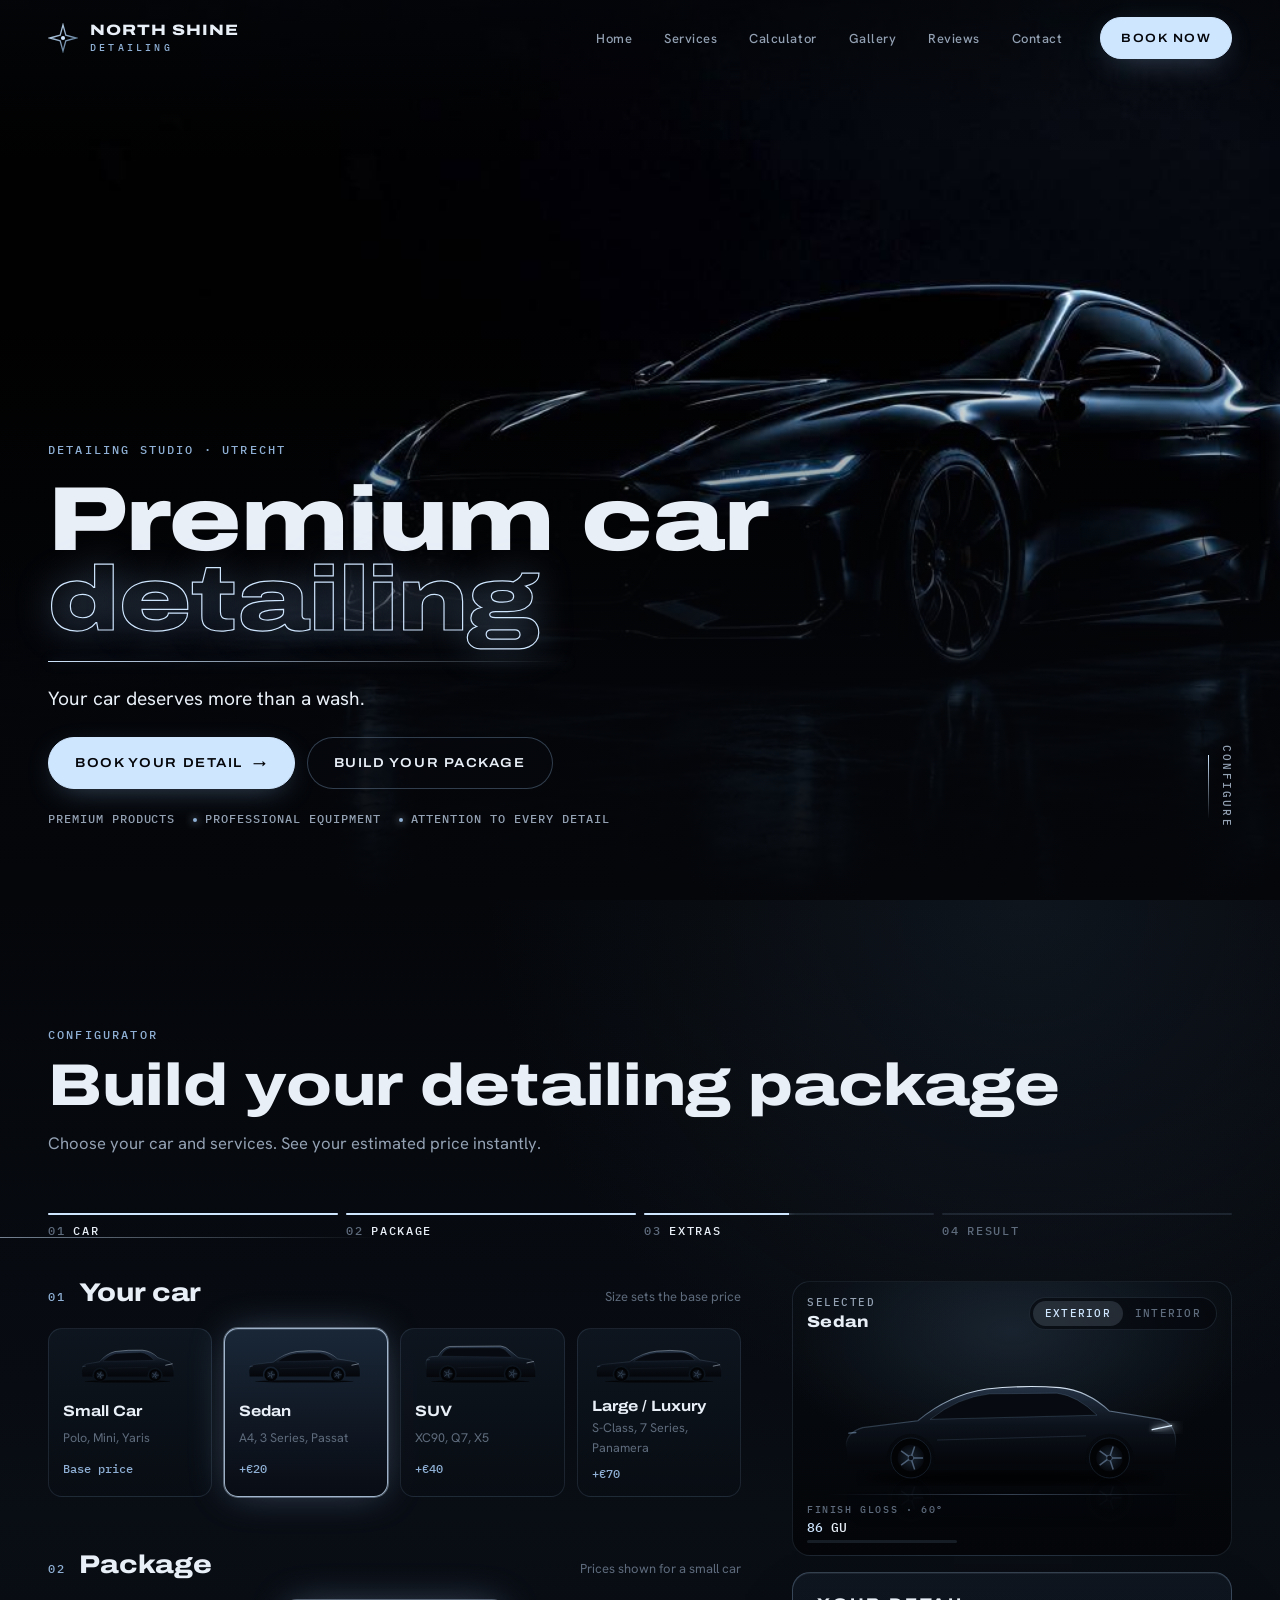
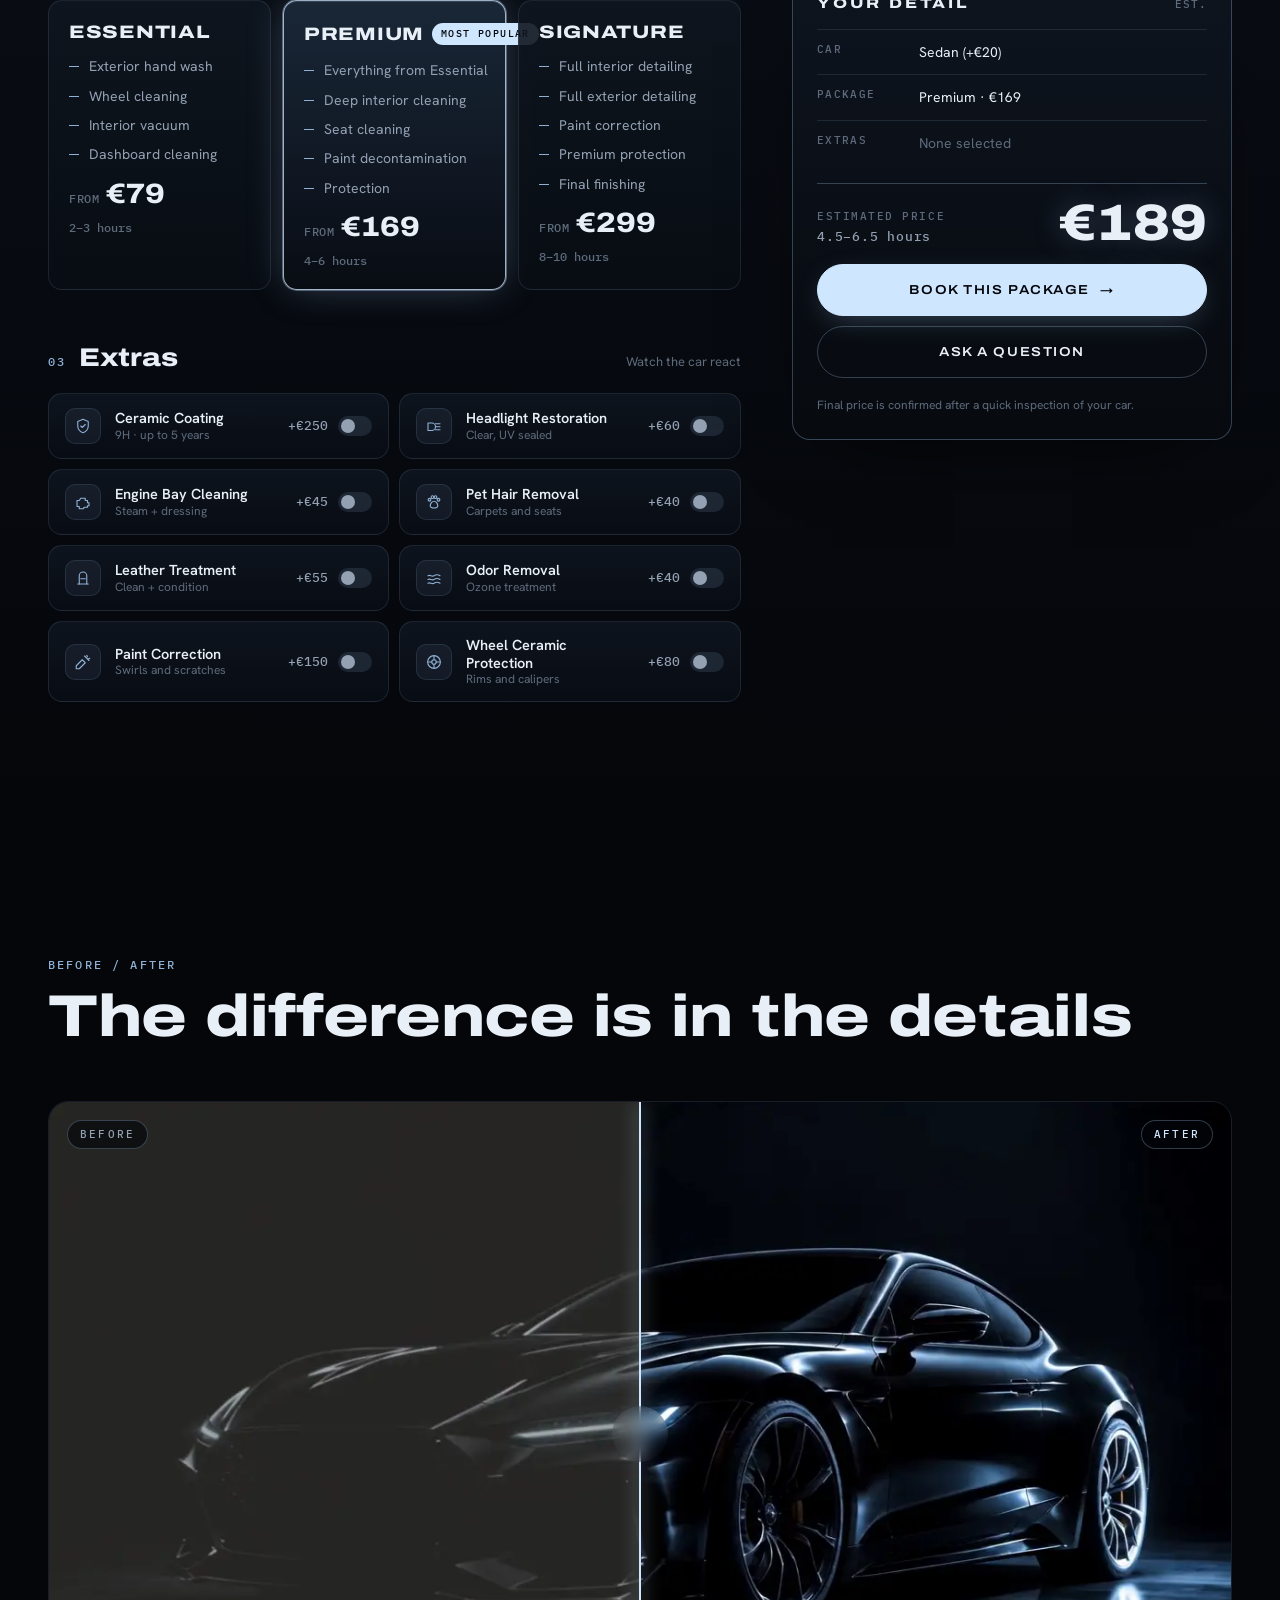
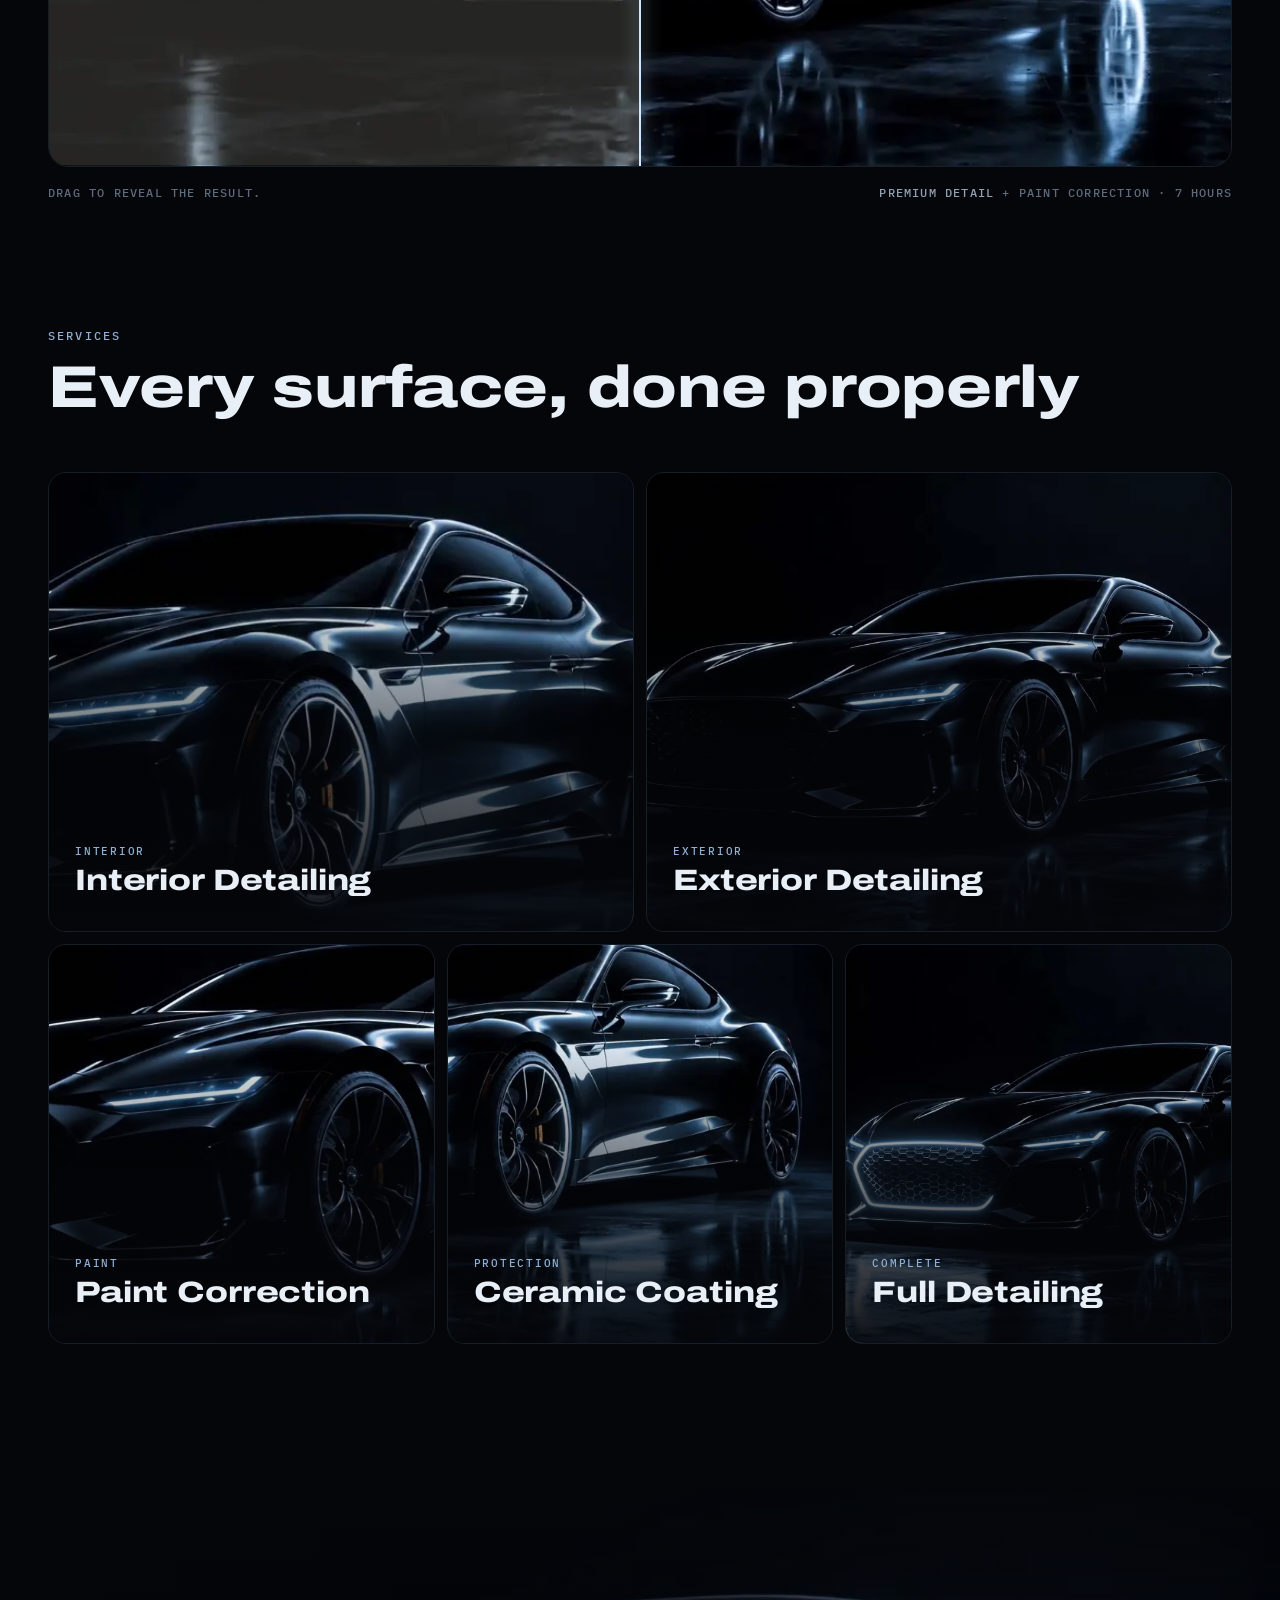
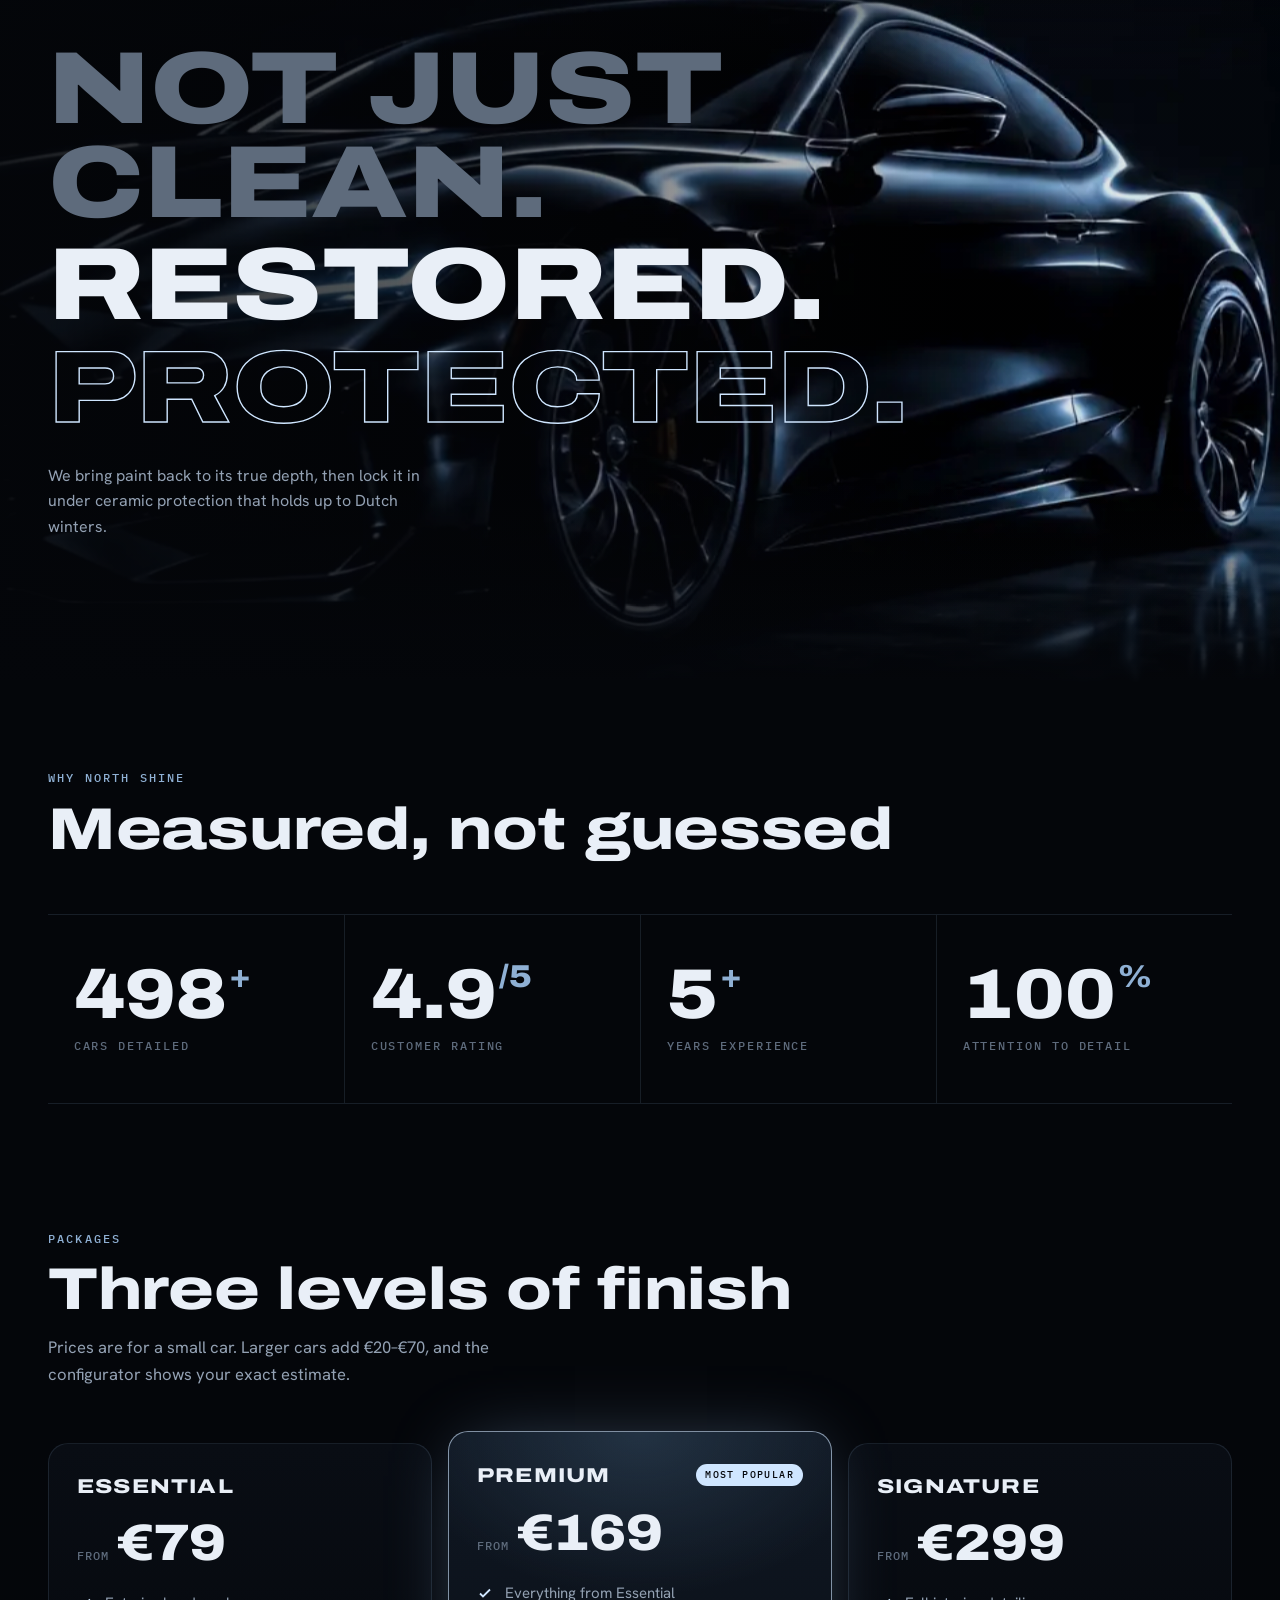
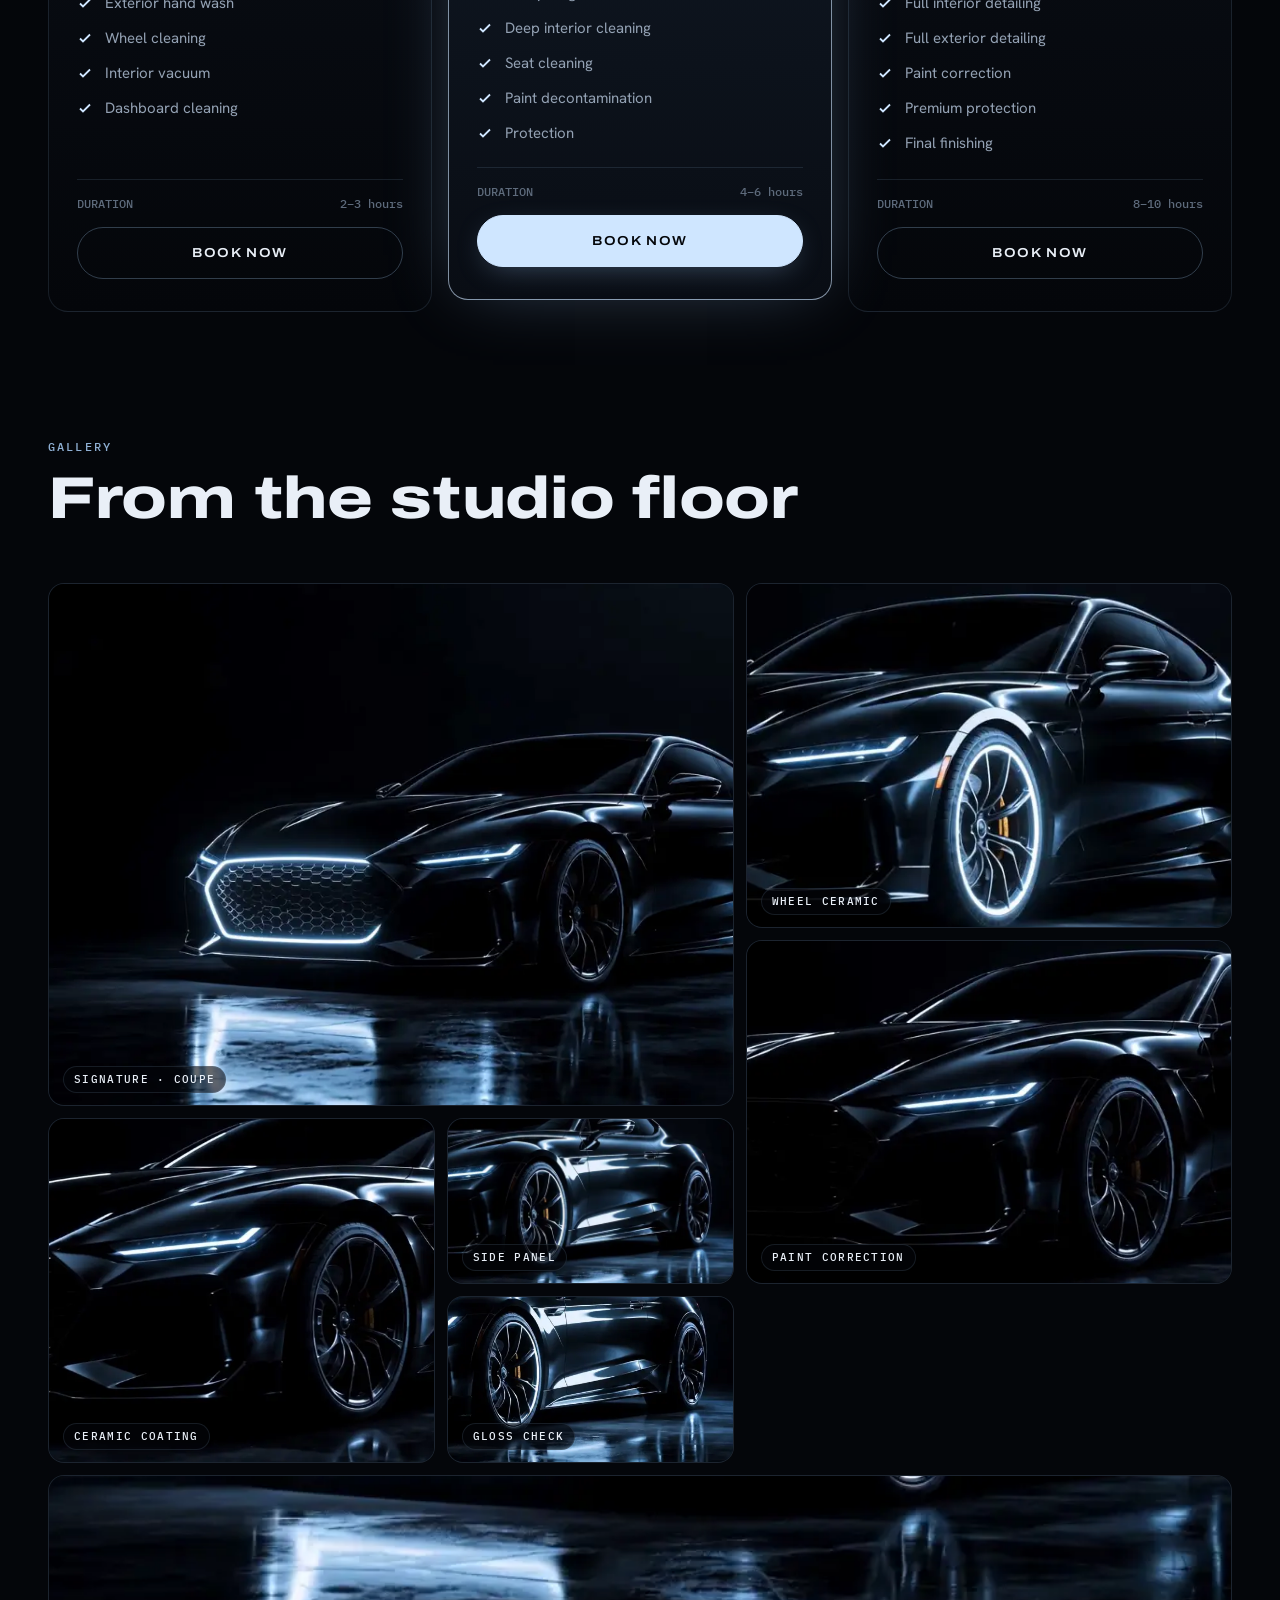
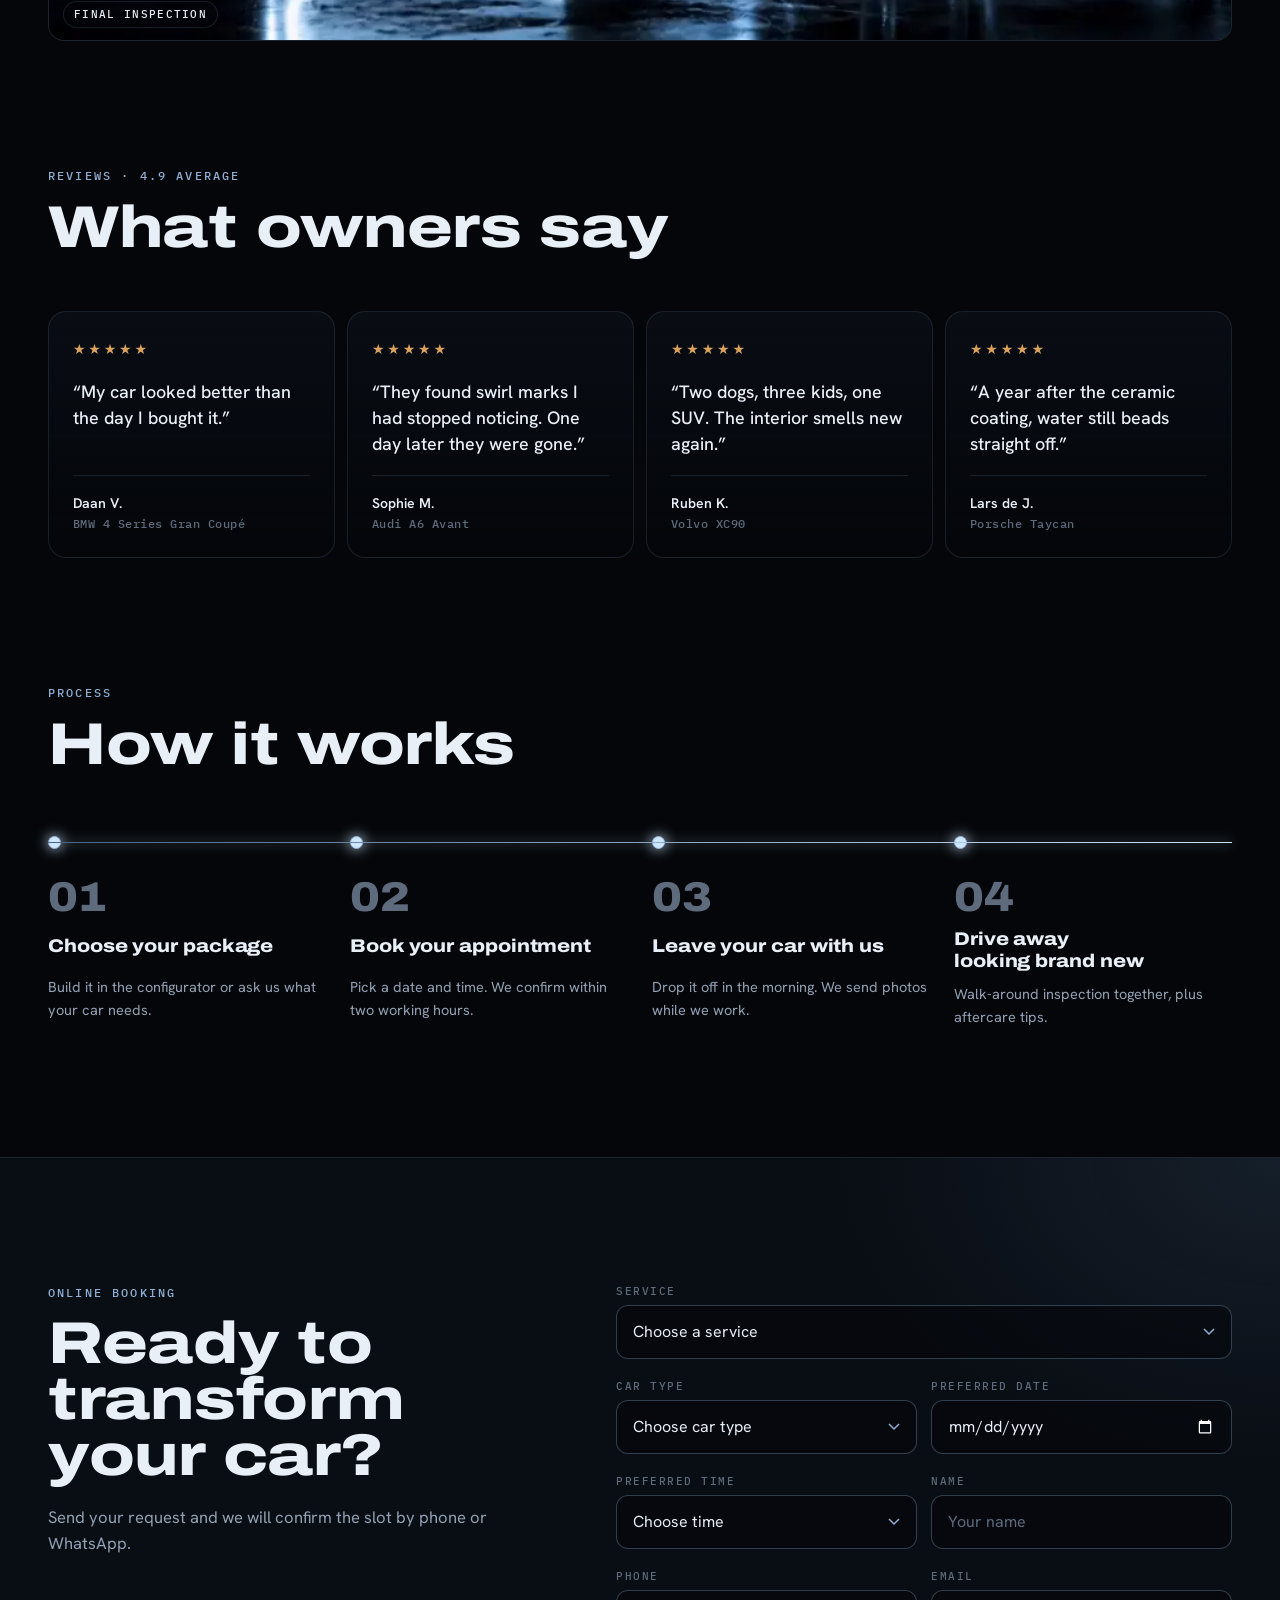
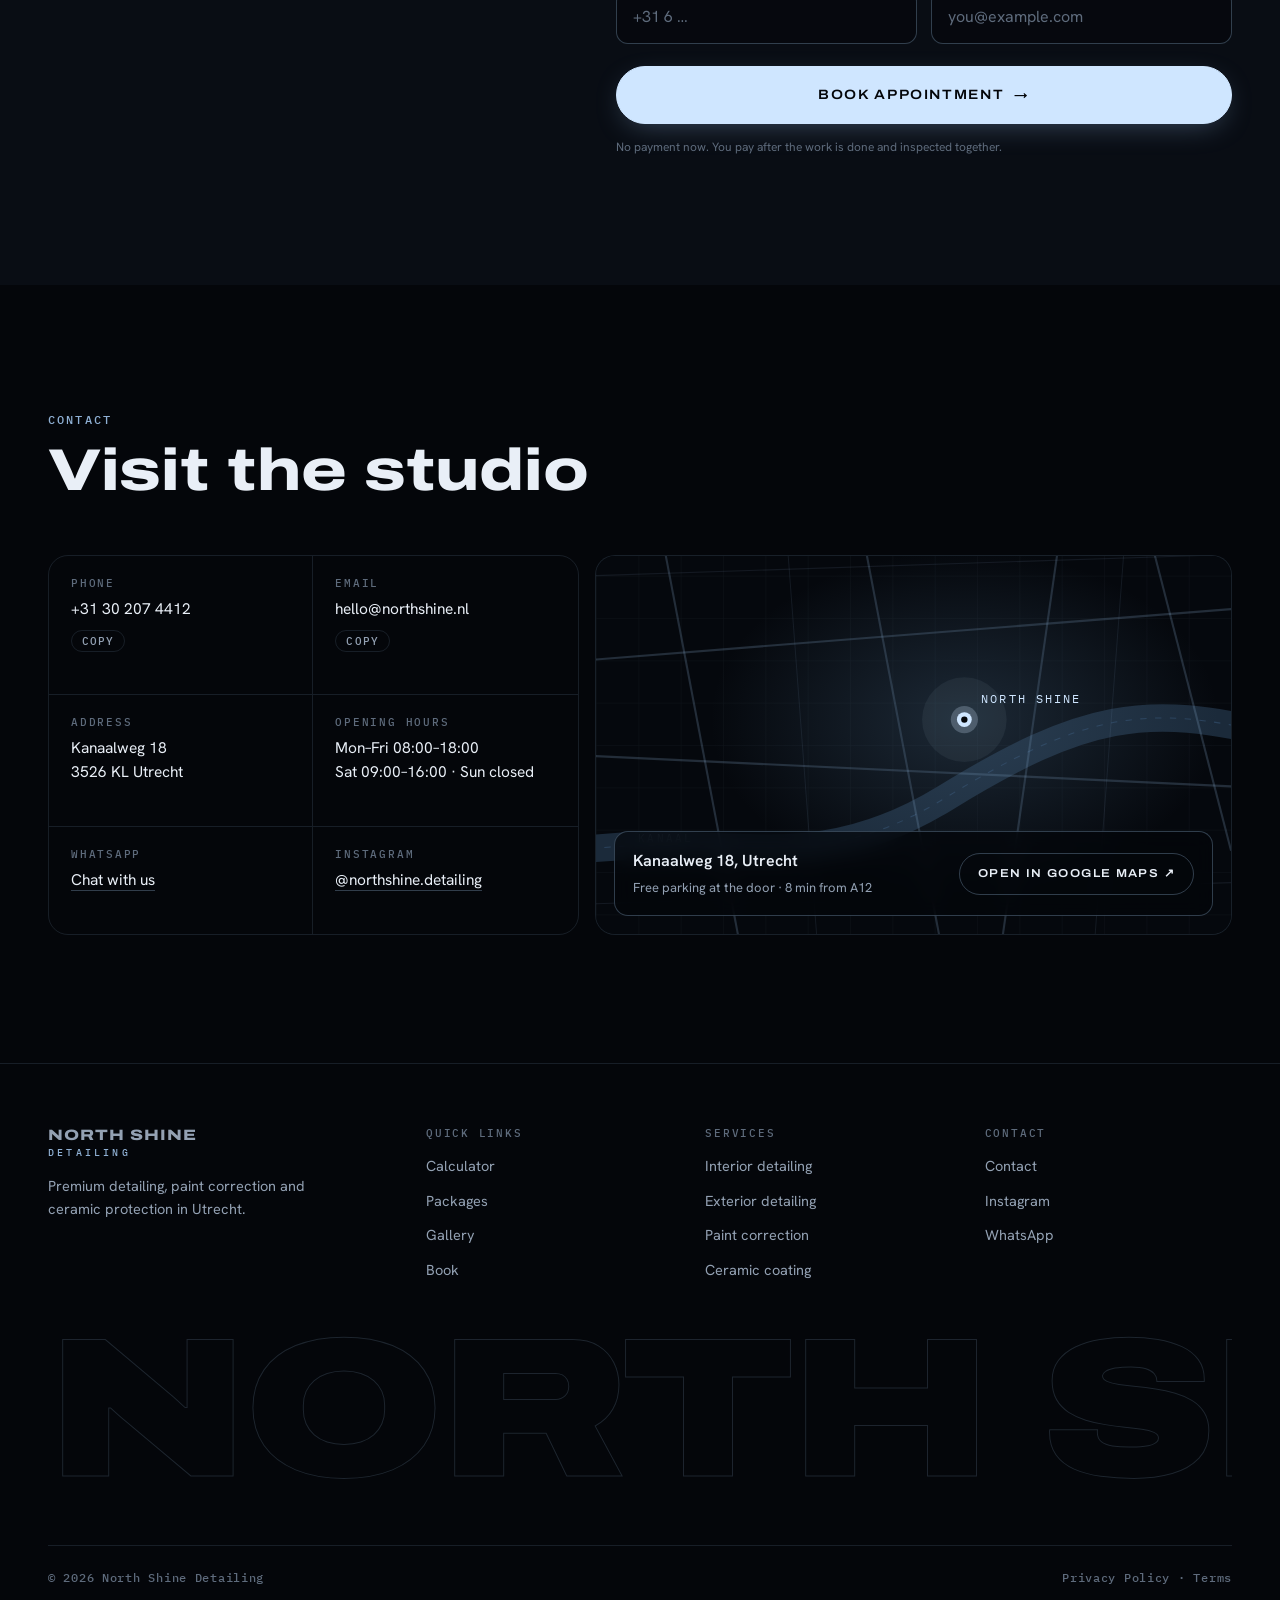
<file: index.html>
<!doctype html>
<html lang="en">
<head>
<meta charset="utf-8">
<meta name="viewport" content="width=device-width, initial-scale=1, viewport-fit=cover">
<meta name="theme-color" content="#04060a">
<meta name="robots" content="index, follow">
<link rel="canonical" href="https://north-shine-prototype-tymur8.vercel.app/">
<meta property="og:type" content="website">
<meta property="og:site_name" content="North Shine Detailing">
<meta property="og:title" content="North Shine Detailing · Premium car detailing">
<meta property="og:description" content="Build your detailing package and see the price instantly. Interior, exterior, paint correction and ceramic coating.">
<meta property="og:url" content="https://north-shine-prototype-tymur8.vercel.app/">
<meta property="og:image" content="https://north-shine-prototype-tymur8.vercel.app/assets/og.jpg">
<meta property="og:image:width" content="1200">
<meta property="og:image:height" content="630">
<meta name="twitter:card" content="summary_large_image">
<meta name="twitter:title" content="North Shine Detailing · Premium car detailing">
<meta name="twitter:description" content="Build your detailing package and see the price instantly.">
<meta name="twitter:image" content="https://north-shine-prototype-tymur8.vercel.app/assets/og.jpg">
<title>North Shine Detailing</title>
<meta name="description" content="Premium car detailing studio. Build your detailing package and see the price instantly.">
<link rel="preconnect" href="https://fonts.googleapis.com">
<link rel="preconnect" href="https://fonts.gstatic.com" crossorigin>
<link rel="stylesheet" href="https://fonts.googleapis.com/css2?family=Archivo:wdth,wght@62..125,300..900&family=Hanken+Grotesk:wght@400;500;600&family=IBM+Plex+Mono:wght@400;500&display=swap">
<link rel="preload" as="image" href="assets/poster.jpg">
<style>
/* Layout: cinematic dark studio. Everything is lit the way the hero video is lit —
   black stage, cold rim-light on edges, ice-blue LED as the only accent, wet-floor reflections. */
:root{
  --ink-0:#04060a;      /* studio black (video background) */
  --ink-1:#090d14;      /* surface */
  --ink-2:#0f1620;      /* raised surface */
  --steel:#476581;      /* reflection steel blue (sampled) */
  --mist:#8fb0d4;       /* rim-light blue */
  --led:#cfe6ff;        /* LED ice white — the accent */
  --fg:#e9eff7;
  --fg-dim:#93a1b3;
  --fg-mute:#5e6b7c;
  --line:rgba(143,176,212,.14);
  --line-strong:rgba(143,176,212,.32);
  --glow:rgba(160,205,255,.38);
  --amber:#d9a25e;      /* brake-caliper amber — used only for stars + leather */
  --display:"Archivo","Arial Narrow",Helvetica,Arial,sans-serif;
  --body:"Hanken Grotesk",system-ui,-apple-system,"Segoe UI",Roboto,sans-serif;
  --mono:"IBM Plex Mono",ui-monospace,SFMono-Regular,Menlo,Consolas,monospace;
  --gut:clamp(16px,4vw,48px);
  --r:14px;
  --ease:cubic-bezier(.2,.7,.1,1);
  color-scheme:dark;
}
*{box-sizing:border-box}
[hidden]{display:none!important}
html{scroll-behavior:smooth;background:var(--ink-0)}
body{margin:0;background:var(--ink-0);color:var(--fg);font:400 16px/1.6 var(--body);overflow-x:clip;-webkit-font-smoothing:antialiased}
img{max-width:100%;display:block}
a{color:inherit}
button,input,select{font:inherit;color:inherit}
:focus-visible{outline:2px solid var(--led);outline-offset:3px;border-radius:6px}
h1,h2,h3{font-family:var(--display);font-stretch:125%;font-weight:800;line-height:.95;margin:0;text-wrap:balance;letter-spacing:-.005em}
p{margin:0}
.wrap{max-width:1320px;margin-inline:auto;padding-inline:var(--gut)}
.eyebrow{font:500 12px/1.2 var(--mono);letter-spacing:.18em;text-transform:uppercase;color:var(--mist)}
.h2{font-size:clamp(2rem,4.6vw,4rem)}
.lede{color:var(--fg-dim);font-size:clamp(1rem,1.3vw,1.15rem);max-width:56ch}
section{scroll-margin-top:72px}
.sec{padding-block:clamp(72px,10vw,140px)}
.sec-head{display:grid;gap:16px;margin-bottom:clamp(32px,5vw,56px)}

/* Buttons */
.btn{--h:52px;display:inline-flex;align-items:center;justify-content:center;gap:10px;min-height:var(--h);padding:0 26px;border-radius:999px;border:1px solid var(--line-strong);background:transparent;font:600 13px/1 var(--display);font-stretch:112%;letter-spacing:.12em;text-transform:uppercase;text-decoration:none;cursor:pointer;transition:transform .35s var(--ease),background .35s,box-shadow .35s,border-color .35s,color .35s;white-space:nowrap}
.btn:hover{border-color:var(--led);transform:translateY(-1px)}
.btn:active{transform:translateY(0) scale(.98)}
.btn-led{background:var(--led);color:var(--ink-0);border-color:var(--led);box-shadow:0 0 0 0 var(--glow),0 8px 30px -10px var(--glow)}
.btn-led:hover{box-shadow:0 0 0 6px rgba(207,230,255,.08),0 10px 44px -6px var(--glow)}
.btn-ghost{background:rgba(9,13,20,.35);backdrop-filter:blur(8px);-webkit-backdrop-filter:blur(8px)}
.btn .arr{transition:transform .35s var(--ease)}
.btn:hover .arr{transform:translateX(4px)}

/* NAV */
.nav{position:fixed;inset:0 0 auto;z-index:50;padding-top:env(safe-area-inset-top,0px);transition:background .4s,border-color .4s,backdrop-filter .4s}
.nav-in{display:flex;align-items:center;gap:24px;height:76px;transition:height .4s var(--ease)}
.nav.scrolled{background:rgba(4,6,10,.74);backdrop-filter:blur(14px) saturate(1.2);-webkit-backdrop-filter:blur(14px) saturate(1.2);border-bottom:1px solid var(--line)}
.nav.scrolled .nav-in{height:64px}
.logo{display:flex;align-items:center;gap:12px;text-decoration:none;margin-right:auto;min-width:0}
.logo-mark{width:30px;height:30px;flex:none}
.logo-txt{font:800 15px/1 var(--display);font-stretch:125%;letter-spacing:.06em;text-transform:uppercase;white-space:nowrap}
.logo-txt small{display:block;font:500 10px/1 var(--mono);letter-spacing:.32em;color:var(--mist);margin-top:5px}
.nav-links{display:flex;gap:4px;list-style:none;margin:0;padding:0}
.nav-links a{display:block;padding:10px 14px;font:500 13px/1 var(--body);letter-spacing:.04em;color:var(--fg-dim);text-decoration:none;border-radius:999px;transition:color .3s,background .3s}
.nav-links a:hover{color:var(--fg);background:rgba(143,176,212,.08)}
.nav .btn{--h:42px;padding:0 20px;font-size:12px}
.burger{display:none;width:44px;height:44px;border-radius:50%;border:1px solid var(--line-strong);background:rgba(9,13,20,.4);cursor:pointer;position:relative}
.burger span{position:absolute;left:13px;right:13px;height:1.5px;background:var(--fg);transition:transform .35s var(--ease),top .35s var(--ease)}
.burger span:nth-child(1){top:17px}.burger span:nth-child(2){top:25px}
.nav.open .burger span:nth-child(1){top:21px;transform:rotate(45deg)}
.nav.open .burger span:nth-child(2){top:21px;transform:rotate(-45deg)}
.sheet{display:none}
@media (max-width:960px){
  .nav-links,.nav-in>.btn{display:none}
  .burger{display:block}
  .sheet{display:grid;position:fixed;inset:0;z-index:-1;background:rgba(4,6,10,.96);backdrop-filter:blur(16px);-webkit-backdrop-filter:blur(16px);padding:calc(100px + env(safe-area-inset-top,0px)) var(--gut) 40px;align-content:start;gap:4px;opacity:0;pointer-events:none;transition:opacity .4s}
  .nav.open .sheet{opacity:1;pointer-events:auto}
  .sheet a{font:800 clamp(1.8rem,8vw,2.6rem)/1.15 var(--display);font-stretch:125%;text-decoration:none;text-transform:uppercase;padding:8px 0;border-bottom:1px solid var(--line)}
  .sheet .btn{margin-top:24px;font:600 14px/1 var(--display);border-bottom:none}
}

/* HERO */
.hero{position:relative;min-height:100svh;min-height:max(620px,100svh);display:grid;align-items:end;isolation:isolate;overflow:hidden;background:var(--ink-0)}
.hero-media{position:absolute;inset:0;z-index:-2}
.hero-media img,.hero-media video{position:absolute;inset:0;width:100%;height:100%;object-fit:cover;object-position:50% 42%}
.hero-media video{opacity:0;transition:opacity 1.2s ease}
.hero-media video.ready{opacity:1}
.hero-shade{position:absolute;inset:0;z-index:-1;pointer-events:none;
  background:
    linear-gradient(180deg,rgba(4,6,10,.72) 0%,rgba(4,6,10,0) 18%),
    linear-gradient(0deg,var(--ink-0) 0%,rgba(4,6,10,.88) 20%,rgba(4,6,10,.35) 46%,rgba(4,6,10,0) 64%),
    radial-gradient(70% 60% at 0% 100%,rgba(4,6,10,.75),rgba(4,6,10,0) 70%)}
.hero-in{position:relative;width:100%;padding-block:0 clamp(40px,6vw,72px);display:grid;grid-template-columns:minmax(0,1fr) auto;align-items:end;gap:32px}
.hero-copy{display:grid;gap:22px;min-width:0}
.hero h1{font-size:clamp(2.7rem,7.1vw,7.4rem);line-height:.88;font-weight:850}
.hero h1 .l2{display:block;color:transparent;-webkit-text-stroke:1.2px var(--led);text-shadow:0 0 38px rgba(160,205,255,.25)}
.hero-sub{font-size:clamp(1.05rem,1.5vw,1.3rem);color:var(--fg);opacity:.86;max-width:40ch}
.hero-cta{display:flex;flex-wrap:wrap;gap:12px}
.trust{display:flex;flex-wrap:wrap;gap:6px 18px;font:500 12px/1.4 var(--mono);letter-spacing:.08em;text-transform:uppercase;color:var(--fg-dim)}
.trust span{display:inline-flex;align-items:center;gap:8px}
.trust span+span::before{content:"";width:4px;height:4px;border-radius:50%;background:var(--mist);box-shadow:0 0 8px var(--led)}
.ledline{height:1px;width:min(520px,80%);background:linear-gradient(90deg,var(--led),rgba(207,230,255,0));box-shadow:0 0 12px var(--glow);transform-origin:left}
.scrollcue{display:grid;justify-items:center;gap:12px;font:500 11px/1 var(--mono);letter-spacing:.2em;text-transform:uppercase;color:var(--fg-dim);writing-mode:vertical-rl;text-decoration:none}
.scrollcue i{width:1px;height:64px;background:linear-gradient(var(--led),transparent);position:relative;overflow:hidden}
.scrollcue i::after{content:"";position:absolute;left:0;top:-30%;width:1px;height:30%;background:var(--led);animation:cue 2.4s var(--ease) infinite}
@keyframes cue{to{top:110%}}
.rise{animation:rise 1s var(--ease) both}
.rise.d1{animation-delay:.08s}.rise.d2{animation-delay:.18s}.rise.d3{animation-delay:.3s}.rise.d4{animation-delay:.42s}
@keyframes rise{from{opacity:0;transform:translateY(22px)}to{opacity:1;transform:none}}
.ledline.rise{animation-name:draw}
@keyframes draw{from{transform:scaleX(0);opacity:0}to{transform:scaleX(1);opacity:1}}
@media (max-width:760px){
  .hero{align-items:end}
  .hero-media{bottom:auto;height:66svh;min-height:420px}
  .hero-media img,.hero-media video{object-position:58% 50%}
  .hero-shade{background:
    linear-gradient(180deg,rgba(4,6,10,.7) 0%,rgba(4,6,10,0) 16%),
    linear-gradient(0deg,var(--ink-0) 0%,var(--ink-0) 36%,rgba(4,6,10,.6) 52%,rgba(4,6,10,0) 68%)}
  .hero-in{grid-template-columns:1fr;padding-bottom:36px}
  .scrollcue{display:none}
  .hero-cta .btn{flex:1 1 220px}
}

/* CALCULATOR */
.calc{position:relative;overflow:hidden;background:
  radial-gradient(60% 50% at 80% 0%,rgba(71,101,129,.16),transparent 70%),
  linear-gradient(180deg,var(--ink-0),var(--ink-1) 40%,var(--ink-0))}
.calc::before{content:"";position:absolute;left:-30%;top:22%;width:60%;height:1px;background:linear-gradient(90deg,transparent,rgba(207,230,255,.55),transparent);filter:blur(.3px);animation:streak 9s linear infinite;pointer-events:none}
@keyframes streak{from{transform:translateX(0)}to{transform:translateX(260%)}}
.progress{display:grid;grid-template-columns:repeat(4,minmax(0,1fr));gap:8px;margin-bottom:40px;list-style:none;padding:0}
.progress button{width:100%;display:grid;gap:10px;text-align:left;padding:0 0 4px;border:0;background:none;cursor:pointer;color:var(--fg-mute);transition:color .3s}
.progress .bar{height:2px;background:var(--line);border-radius:2px;overflow:hidden;position:relative}
.progress .bar::after{content:"";position:absolute;inset:0;background:var(--led);box-shadow:0 0 10px var(--led);transform:scaleX(0);transform-origin:left;transition:transform .6s var(--ease)}
.progress .lbl{font:500 12px/1 var(--mono);letter-spacing:.14em}
.progress .lbl b{font-weight:500;color:var(--fg-mute);margin-right:8px}
.progress li.done button,.progress li.active button{color:var(--fg)}
.progress li.done .bar::after{transform:scaleX(1)}
.progress li.active .bar::after{transform:scaleX(.5)}
.progress li.done.active .bar::after{transform:scaleX(1)}

.calc-grid{display:grid;grid-template-columns:minmax(0,1fr) minmax(360px,440px);gap:clamp(24px,4vw,56px);align-items:start}
.calc-aside{position:sticky;top:84px;display:grid;gap:16px}
.steps{display:grid;gap:56px;min-width:0}
.step-h{display:flex;align-items:baseline;gap:14px;margin-bottom:20px}
.step-h .n{font:500 12px/1 var(--mono);color:var(--mist);letter-spacing:.14em}
.step-h h3{font-size:clamp(1.25rem,2vw,1.6rem);font-stretch:118%}
.step-h .hint{margin-left:auto;font-size:13px;color:var(--fg-mute)}

/* car cards */
.cars{display:grid;grid-template-columns:repeat(4,minmax(0,1fr));gap:12px}
.opt{position:relative;border:1px solid var(--line);border-radius:var(--r);background:linear-gradient(180deg,rgba(15,22,32,.9),rgba(9,13,20,.9));cursor:pointer;transition:border-color .35s,box-shadow .45s,transform .35s var(--ease),background .35s;text-align:left;padding:0}
.opt:hover{border-color:var(--line-strong);transform:translateY(-2px)}
.opt[aria-checked="true"],.opt[aria-pressed="true"]{border-color:rgba(207,230,255,.75);box-shadow:0 0 0 1px rgba(207,230,255,.35),0 0 40px -8px var(--glow),inset 0 1px 0 rgba(207,230,255,.15);background:linear-gradient(180deg,rgba(28,42,60,.9),rgba(9,13,20,.95))}
.car-opt{display:grid;gap:4px;padding:14px 14px 16px}
.car-opt svg{width:100%;height:auto;aspect-ratio:600/220;margin:-4px 0 6px;transition:transform .5s var(--ease)}
.car-opt:hover svg{transform:translateX(4px)}
.car-opt .t{font:700 15px/1.1 var(--display);font-stretch:115%}
.car-opt .s{font-size:12.5px;color:var(--fg-mute)}
.car-opt .p{font:500 12px/1 var(--mono);color:var(--mist);margin-top:6px}

/* packages */
.pkgs{display:grid;grid-template-columns:repeat(3,minmax(0,1fr));gap:12px}
.pkg{padding:22px 20px 22px;display:grid;gap:14px;align-content:start}
.pkg .top{display:flex;align-items:center;justify-content:space-between;gap:8px}
.pkg .name{font:800 18px/1 var(--display);font-stretch:125%;letter-spacing:.04em}
.badge{font:500 10px/1 var(--mono);letter-spacing:.14em;padding:6px 9px;border-radius:999px;background:var(--led);color:var(--ink-0);white-space:nowrap}
.pkg ul{list-style:none;margin:0;padding:0;display:grid;gap:7px;font-size:14px;color:var(--fg-dim)}
.pkg li{display:flex;gap:10px;align-items:baseline}
.pkg li::before{content:"";flex:none;width:10px;height:1px;background:var(--mist);transform:translateY(-4px)}
.pkg .price{font:800 28px/1 var(--display);font-stretch:112%;margin-top:auto}
.pkg .price small{font:500 12px var(--mono);color:var(--fg-mute);margin-right:6px;letter-spacing:.06em}
.pkg .dur{font:500 12px/1 var(--mono);color:var(--fg-mute)}

/* extras */
.extras{display:grid;grid-template-columns:repeat(2,minmax(0,1fr));gap:10px}
.ex{display:grid;grid-template-columns:auto 1fr auto;align-items:center;gap:14px;padding:14px 16px;min-height:64px}
.ex .ico{width:36px;height:36px;border-radius:10px;display:grid;place-items:center;background:rgba(143,176,212,.08);border:1px solid var(--line);transition:background .35s,box-shadow .35s}
.ex .ico svg{width:18px;height:18px;stroke:var(--mist);fill:none;stroke-width:1.5;stroke-linecap:round;stroke-linejoin:round;transition:stroke .35s}
.ex .t{font-weight:600;font-size:14.5px;line-height:1.25}
.ex .t small{display:block;font-weight:400;font-size:12px;color:var(--fg-mute)}
.ex .pr{font:500 13px/1 var(--mono);color:var(--fg-dim);display:flex;align-items:center;gap:10px}
.sw{width:34px;height:20px;border-radius:999px;background:rgba(143,176,212,.14);position:relative;transition:background .35s;flex:none}
.sw::after{content:"";position:absolute;top:3px;left:3px;width:14px;height:14px;border-radius:50%;background:var(--fg-dim);transition:transform .35s var(--ease),background .35s}
.ex[aria-pressed="true"] .sw{background:rgba(207,230,255,.9)}
.ex[aria-pressed="true"] .sw::after{transform:translateX(14px);background:var(--ink-0)}
.ex[aria-pressed="true"] .ico{background:rgba(207,230,255,.14);box-shadow:0 0 20px -4px var(--glow)}
.ex[aria-pressed="true"] .ico svg{stroke:var(--led)}

/* stage */
.stage{position:relative;border:1px solid var(--line);border-radius:18px;overflow:hidden;background:
  radial-gradient(80% 70% at 50% 18%,rgba(71,101,129,.28),transparent 70%),
  linear-gradient(180deg,#070b11,#030508);aspect-ratio:16/10;max-width:100%}
.stage::after{content:"";position:absolute;left:8%;right:8%;bottom:22%;height:1px;background:linear-gradient(90deg,transparent,rgba(143,176,212,.35),transparent)}
.stage-top{position:absolute;inset:14px 14px auto;display:flex;align-items:center;justify-content:space-between;gap:8px;z-index:3}
.stage-name{font:500 11px/1.2 var(--mono);letter-spacing:.14em;text-transform:uppercase;color:var(--fg-dim)}
.stage-name b{display:block;font:800 16px/1.1 var(--display);font-stretch:118%;letter-spacing:.02em;color:var(--fg);text-transform:none;margin-top:4px}
.viewtog{display:flex;padding:3px;border-radius:999px;border:1px solid var(--line);background:rgba(4,6,10,.6)}
.viewtog button{border:0;background:none;padding:7px 12px;border-radius:999px;font:500 10.5px/1 var(--mono);letter-spacing:.12em;color:var(--fg-mute);cursor:pointer;transition:background .3s,color .3s}
.viewtog button[aria-pressed="true"]{background:rgba(207,230,255,.14);color:var(--led)}
.carwrap{position:absolute;inset:16% 2% 4%}
.layer{position:absolute;inset:0;transition:opacity .7s var(--ease),transform .8s var(--ease),filter .7s}
.layer.enter{opacity:0;transform:translateX(40px);filter:blur(6px)}
.layer.leave{opacity:0;transform:translateX(-40px);filter:blur(6px)}
.layer svg{width:100%;height:100%;overflow:visible}
.ext,.int{transition:opacity .6s var(--ease)}
.int{opacity:0}
.stage[data-view="int"] .ext{opacity:.0}
.stage[data-view="int"] .int{opacity:1}
.gloss{opacity:0;transition:opacity 1s}
.fx-ceramic .gloss{opacity:.55}
.sweep{opacity:0}
.fx-correction .sweep{opacity:1;animation:sweep 3.2s var(--ease) infinite}
@keyframes sweep{from{transform:translateX(-160px) skewX(-18deg)}to{transform:translateX(760px) skewX(-18deg)}}
.wring{opacity:0;transition:opacity .8s}
.fx-wheels .wring{opacity:1;animation:pulse 2.6s ease-in-out infinite}
@keyframes pulse{50%{opacity:.55}}
.hl-glow{opacity:.18;transition:opacity .8s}
.beam{opacity:0;transition:opacity .9s}
.fx-lights .hl-glow{opacity:1}.fx-lights .beam{opacity:.85}
.hl-line{transition:stroke-width .6s}
.fx-lights .hl-line{stroke-width:3}
.eng{opacity:0;transition:opacity .6s}
.fx-engine .eng{opacity:1}
.eng .ring{transform-box:fill-box;transform-origin:center;animation:ping 2s ease-out infinite}
@keyframes ping{from{transform:scale(1);opacity:.9}to{transform:scale(3.4);opacity:0}}
.sheen{opacity:0;transition:opacity .8s}
.fx-leather .sheen{opacity:1}
.int-tag{opacity:0;transition:opacity .6s}
.fx-pet .tag-pet,.fx-odor .tag-odor,.fx-leather .tag-leather{opacity:1}
.stage-read{position:absolute;inset:auto 14px 12px;display:flex;justify-content:space-between;align-items:end;gap:12px;z-index:3}
.gloss-m{display:grid;gap:6px;min-width:150px}
.gloss-m .k{font:500 10px/1 var(--mono);letter-spacing:.16em;color:var(--fg-mute)}
.gloss-m .v{font:500 13px/1 var(--mono);color:var(--fg)}
.gloss-m .v b{font-weight:500;color:var(--led)}
.gloss-m .track{height:3px;border-radius:3px;background:rgba(143,176,212,.14);overflow:hidden}
.gloss-m .fill{height:100%;background:linear-gradient(90deg,var(--steel),var(--led));box-shadow:0 0 10px var(--led);transform-origin:left;transition:transform .8s var(--ease)}
.fxchips{display:flex;flex-wrap:wrap;justify-content:flex-end;gap:6px;max-width:60%}
.fxchips span{font:500 10px/1 var(--mono);letter-spacing:.08em;padding:6px 8px;border-radius:999px;border:1px solid rgba(207,230,255,.3);color:var(--led);background:rgba(4,6,10,.6);animation:rise .5s var(--ease) both}

/* summary */
.summary{border:1px solid var(--line-strong);border-radius:18px;padding:24px;background:linear-gradient(180deg,rgba(15,22,32,.92),rgba(7,10,15,.96));box-shadow:0 30px 80px -40px rgba(0,0,0,.9),inset 0 1px 0 rgba(207,230,255,.08);display:grid;gap:18px}
.summary h3{font-size:14px;letter-spacing:.2em;font-stretch:125%;display:flex;justify-content:space-between;align-items:center}
.summary h3 span{font:500 11px var(--mono);letter-spacing:.1em;color:var(--fg-mute)}
.srows{display:grid;gap:0;margin:0}
.srow{display:grid;grid-template-columns:90px minmax(0,1fr);gap:12px;padding:11px 0;border-top:1px solid var(--line);font-size:14px}
.srow dt{font:500 11px/1.6 var(--mono);letter-spacing:.12em;text-transform:uppercase;color:var(--fg-mute)}
.srow dd{margin:0;color:var(--fg);min-width:0}
.srow dd .x{display:flex;justify-content:space-between;gap:10px;color:var(--fg-dim)}
.srow dd .x span:last-child{font-family:var(--mono);font-size:12.5px;white-space:nowrap}
.srow dd .none{color:var(--fg-mute)}
.total{display:flex;align-items:end;justify-content:space-between;gap:12px;padding-top:16px;border-top:1px solid var(--line-strong)}
.total .k{font:500 11px/1.4 var(--mono);letter-spacing:.14em;text-transform:uppercase;color:var(--fg-mute)}
.total .k em{display:block;font-style:normal;color:var(--fg-dim);letter-spacing:.06em;text-transform:none;font-size:13px;margin-top:4px}
.price-big{font:850 clamp(2.4rem,4vw,3.2rem)/.9 var(--display);font-stretch:112%;font-variant-numeric:tabular-nums;color:var(--fg);text-shadow:0 0 30px rgba(160,205,255,.25);white-space:nowrap}
.price-big.bump{animation:bump .5s var(--ease)}
@keyframes bump{40%{color:var(--led);text-shadow:0 0 40px var(--glow)}}
.sum-cta{display:grid;gap:10px}
.sum-cta .btn{width:100%}
.fine{font-size:12px;color:var(--fg-mute)}

@media (max-width:1080px){
  .calc-grid{display:flex;flex-direction:column;gap:28px}
  .calc-aside{display:contents}
  .stage-wrap{order:1;position:sticky;top:64px;z-index:5;width:100%;padding-block:8px;background:linear-gradient(180deg,var(--ink-1) 75%,rgba(9,13,20,0))}
  .steps{order:2;width:100%}
  .summary{order:3;width:100%}
  .stage{aspect-ratio:auto;height:clamp(190px,34vw,300px)}
}
@media (max-width:760px){
  .progress{margin-bottom:24px}
  .progress .lbl{font-size:10.5px}
  .progress .lbl b{display:block;margin:0 0 4px}
  .cars{display:flex;overflow-x:auto;scroll-snap-type:x mandatory;margin-inline:calc(var(--gut) * -1);padding:4px var(--gut) 12px;gap:10px;scrollbar-width:none}
  .cars::-webkit-scrollbar{display:none}
  .cars .opt{flex:0 0 62%;scroll-snap-align:start}
  .pkgs{grid-template-columns:1fr}
  .extras{grid-template-columns:1fr}
  .stage{height:200px}
  .stage-name b{font-size:14px}
  .gloss-m{min-width:120px}
  .fxchips{display:none}
  .step-h .hint{display:none}
}

/* BEFORE / AFTER */
.ba{position:relative;aspect-ratio:16/9;max-width:100%;border-radius:20px;overflow:hidden;border:1px solid var(--line);touch-action:pan-y;cursor:ew-resize;user-select:none;-webkit-user-select:none;--pos:50%}
.ba img{position:absolute;inset:0;width:100%;height:100%;object-fit:cover;pointer-events:none}
.ba .before{clip-path:inset(0 calc(100% - var(--pos)) 0 0)}
.ba .handle{position:absolute;top:0;bottom:0;left:var(--pos);width:2px;margin-left:-1px;background:var(--led);box-shadow:0 0 18px var(--led)}
.ba .knob{position:absolute;top:50%;left:50%;width:56px;height:56px;margin:-28px 0 0 -28px;border-radius:50%;background:rgba(4,6,10,.7);backdrop-filter:blur(8px);-webkit-backdrop-filter:blur(8px);border:1px solid var(--led);display:grid;place-items:center;box-shadow:0 0 30px -4px var(--glow)}
.ba .knob svg{width:24px;height:24px;stroke:var(--led);fill:none;stroke-width:1.6}
.ba .tag{position:absolute;top:18px;font:500 11px/1 var(--mono);letter-spacing:.2em;padding:8px 12px;border-radius:999px;background:rgba(4,6,10,.65);border:1px solid var(--line-strong)}
.ba .tag.b{left:18px;color:var(--fg-dim)}.ba .tag.a{right:18px;color:var(--led)}
.ba-foot{display:flex;flex-wrap:wrap;justify-content:space-between;gap:12px;margin-top:18px;font:500 12px/1.4 var(--mono);letter-spacing:.1em;color:var(--fg-mute);text-transform:uppercase}
.ba-foot b{color:var(--fg-dim);font-weight:500}
.vh{position:absolute;width:1px;height:1px;overflow:hidden;clip:rect(0 0 0 0);white-space:nowrap}
@media (max-width:760px){.ba{aspect-ratio:4/3.4}.ba .tag{top:12px}.ba .tag.b{left:12px}.ba .tag.a{right:12px}}

/* SERVICES */
.svc-grid{display:grid;grid-template-columns:repeat(6,minmax(0,1fr));gap:12px}
.svc{position:relative;grid-column:span 2;min-height:400px;border-radius:18px;overflow:hidden;border:1px solid var(--line);isolation:isolate;display:flex;align-items:flex-end}
.svc.big{grid-column:span 3;min-height:460px}
.svc img{position:absolute;inset:0;width:100%;height:100%;object-fit:cover;z-index:-2;transition:transform 1.2s var(--ease),filter .8s}
.svc::before{content:"";position:absolute;inset:0;z-index:-1;background:linear-gradient(0deg,rgba(4,6,10,.95) 0%,rgba(4,6,10,.55) 42%,rgba(4,6,10,.05) 75%);transition:background .6s}
.svc-in{padding:26px;display:grid;gap:10px;width:100%}
.svc .idx{font:500 11px/1 var(--mono);letter-spacing:.16em;color:var(--mist)}
.svc h3{font-size:clamp(1.4rem,2.3vw,2rem)}
.svc .more{display:grid;grid-template-rows:0fr;transition:grid-template-rows .6s var(--ease),opacity .5s;opacity:0}
.svc .more>div{overflow:hidden;display:grid;gap:14px}
.svc .more p{color:var(--fg-dim);font-size:14.5px;max-width:42ch}
.svc .row{display:flex;align-items:center;justify-content:space-between;gap:12px;flex-wrap:wrap}
.svc .from{font:500 13px var(--mono);color:var(--fg)}
.svc .from b{font:800 22px var(--display);font-stretch:112%;margin-left:6px}
.svc .btn{--h:42px;font-size:11.5px;padding:0 18px}
@media (hover:hover){
  .svc:hover img{transform:scale(1.06)}
  .svc:hover .more,.svc:focus-within .more{grid-template-rows:1fr;opacity:1}
  .svc:hover::before{background:linear-gradient(0deg,rgba(4,6,10,.97) 0%,rgba(4,6,10,.7) 55%,rgba(4,6,10,.15) 90%)}
}
@media (hover:none){.svc .more{grid-template-rows:1fr;opacity:1}}
@media (max-width:960px){.svc,.svc.big{grid-column:span 3;min-height:380px}.svc:last-child{grid-column:span 6}}
@media (max-width:620px){.svc-grid{grid-template-columns:1fr}.svc,.svc.big,.svc:last-child{grid-column:auto;min-height:360px}}

/* CINEMATIC */
.cine{position:relative;min-height:clamp(560px,90vh,860px);display:grid;align-items:center;overflow:hidden;isolation:isolate}
.cine-bg{position:absolute;inset:-10% 0;z-index:-2;will-change:transform}
.cine-bg img{width:100%;height:100%;object-fit:cover;object-position:60% 50%}
.cine::before{content:"";position:absolute;inset:0;z-index:-1;background:linear-gradient(90deg,rgba(4,6,10,.92) 0%,rgba(4,6,10,.55) 45%,rgba(4,6,10,.1) 75%),linear-gradient(0deg,var(--ink-0),transparent 25%,transparent 75%,var(--ink-0))}
.cine-lines{display:grid;gap:.08em;font:850 clamp(2.6rem,8vw,7.5rem)/.92 var(--display);font-stretch:125%;text-transform:uppercase}
.cine-lines span{display:block}
.cine-lines .a{color:var(--fg-mute)}
.cine-lines .b{color:var(--fg)}
.cine-lines .c{color:transparent;-webkit-text-stroke:1.4px var(--led);background:linear-gradient(100deg,transparent 30%,rgba(207,230,255,.95) 50%,transparent 70%) 0 0/250% 100% no-repeat;-webkit-background-clip:text;background-clip:text;animation:shine 5s ease-in-out infinite}
@keyframes shine{0%,30%{background-position:120% 0}70%,100%{background-position:-120% 0}}
.cine p{margin-top:28px;color:var(--fg-dim);max-width:44ch}
@media (max-width:760px){.cine::before{background:linear-gradient(0deg,rgba(4,6,10,.95) 10%,rgba(4,6,10,.45) 60%,rgba(4,6,10,.2)),linear-gradient(180deg,var(--ink-0),transparent 25%)}.cine{align-items:end;padding-block:80px 64px}}

/* STATS */
.stats{display:grid;grid-template-columns:repeat(4,minmax(0,1fr));border-top:1px solid var(--line);border-bottom:1px solid var(--line)}
.stat{padding:clamp(28px,4vw,48px) clamp(12px,2vw,28px);display:grid;gap:12px;border-left:1px solid var(--line)}
.stat:first-child{border-left:0}
.stat .num{font:850 clamp(2.4rem,5.5vw,5rem)/.9 var(--display);font-stretch:112%;font-variant-numeric:tabular-nums}
.stat .num sup{font-size:.45em;color:var(--mist);vertical-align:top;margin-left:2px}
.stat .k{font:500 12px/1.4 var(--mono);letter-spacing:.16em;color:var(--fg-mute)}
@media (max-width:760px){.stats{grid-template-columns:1fr 1fr}.stat:nth-child(3){border-left:0}.stat:nth-child(n+3){border-top:1px solid var(--line)}}

/* PACKAGES */
.tiers{display:grid;grid-template-columns:repeat(3,minmax(0,1fr));gap:16px;align-items:stretch}
.tier{border:1px solid var(--line);border-radius:20px;padding:32px 28px;display:grid;gap:22px;grid-template-rows:auto auto 1fr auto;background:linear-gradient(180deg,var(--ink-1),var(--ink-0))}
.tier.hot{border-color:rgba(207,230,255,.6);background:radial-gradient(90% 50% at 50% 0%,rgba(71,101,129,.35),transparent 70%),linear-gradient(180deg,#0f1722,var(--ink-1));box-shadow:0 0 70px -20px var(--glow);transform:translateY(-12px)}
.tier .top{display:flex;justify-content:space-between;align-items:center;gap:8px}
.tier .nm{font:800 20px/1 var(--display);font-stretch:125%;letter-spacing:.06em}
.tier .pr{display:flex;align-items:baseline;gap:8px}
.tier .pr small{font:500 12px var(--mono);color:var(--fg-mute);letter-spacing:.08em}
.tier .pr b{font:850 3.2rem/1 var(--display);font-stretch:112%}
.tier .pr span{font:500 12px var(--mono);color:var(--fg-mute)}
.tier ul{list-style:none;margin:0;padding:0;display:grid;gap:11px;align-content:start;color:var(--fg-dim);font-size:15px}
.tier li{display:flex;gap:12px}
.tier li svg{flex:none;width:16px;height:16px;margin-top:4px;stroke:var(--led);fill:none;stroke-width:1.8}
.tier .meta{display:flex;justify-content:space-between;font:500 12px var(--mono);color:var(--fg-mute);padding-top:16px;border-top:1px solid var(--line)}
.tier .btn{width:100%}
@media (max-width:900px){.tiers{grid-template-columns:1fr}.tier.hot{transform:none}}

/* GALLERY */
.gal{display:grid;grid-template-columns:repeat(12,minmax(0,1fr));grid-auto-rows:clamp(120px,13vw,180px);gap:12px}
.gi{position:relative;margin:0;border-radius:16px;overflow:hidden;border:1px solid var(--line);background:var(--ink-1)}
.gi img{width:100%;height:100%;object-fit:cover;transform:scale(1.08);transition:transform 1.4s var(--ease)}
.gi:hover img{transform:scale(1.02)}
.gi figcaption{position:absolute;left:14px;bottom:12px;font:500 11px/1 var(--mono);letter-spacing:.12em;text-transform:uppercase;color:var(--fg);background:rgba(4,6,10,.6);padding:7px 10px;border-radius:999px;border:1px solid var(--line)}
.g1{grid-column:1/8;grid-row:span 3}.g2{grid-column:8/13;grid-row:span 2}.g3{grid-column:8/13;grid-row:span 2}
.g4{grid-column:1/5;grid-row:span 2}.g5{grid-column:5/8;grid-row:span 1}.g6{grid-column:1/13;grid-row:span 1}
.g5b{grid-column:5/8;grid-row:span 1}
@media (max-width:760px){
  .gal{grid-template-columns:repeat(2,minmax(0,1fr));grid-auto-rows:140px}
  .g1{grid-column:1/3;grid-row:span 2}.g2,.g3{grid-column:auto;grid-row:span 2}
  .g4{grid-column:1/3;grid-row:span 2}.g5,.g5b{grid-column:auto;grid-row:span 1}.g6{grid-column:1/3;grid-row:span 1}
}

/* REVIEWS */
.revs{display:grid;grid-template-columns:repeat(4,minmax(0,1fr));gap:12px}
.rev{border:1px solid var(--line);border-radius:18px;padding:26px 24px;display:grid;gap:18px;grid-template-rows:auto 1fr auto;background:linear-gradient(180deg,var(--ink-1),transparent)}
.stars{color:var(--amber);letter-spacing:.2em;font-size:14px}
.rev q{font:500 1.12rem/1.45 var(--body);quotes:"\201C" "\201D";color:var(--fg)}
.rev .who{display:grid;gap:2px;font-size:14px;padding-top:16px;border-top:1px solid var(--line)}
.rev .who b{font-weight:600}
.rev .who span{font:500 12px var(--mono);color:var(--fg-mute);letter-spacing:.04em}
@media (max-width:1080px){.revs{grid-template-columns:repeat(2,minmax(0,1fr))}}
@media (max-width:620px){.revs{grid-template-columns:1fr}}

/* HOW */
.how{position:relative;display:grid;grid-template-columns:repeat(4,minmax(0,1fr));gap:24px;list-style:none;margin:0;padding:48px 0 0}
.how::before,.how::after{content:"";position:absolute;top:13px;left:0;right:0;height:1px;background:var(--line)}
.how::after{background:linear-gradient(90deg,var(--steel),var(--led));box-shadow:0 0 12px var(--led);transform:scaleX(var(--p,0));transform-origin:left;transition:transform 2.2s var(--ease)}
.how li{position:relative;display:grid;gap:10px}
.how li::before{content:"";position:absolute;top:-41px;left:0;width:11px;height:11px;border-radius:50%;background:var(--ink-0);border:1px solid var(--mist);transition:background .6s,box-shadow .6s}
.how.on li::before{background:var(--led);box-shadow:0 0 14px var(--led)}
.how.on li:nth-child(2)::before{transition-delay:.55s}.how.on li:nth-child(3)::before{transition-delay:1.1s}.how.on li:nth-child(4)::before{transition-delay:1.65s}
.how .n{font:850 2.6rem/1 var(--display);font-stretch:112%;color:var(--fg-mute)}
.how h3{font-size:1.15rem;font-stretch:115%;line-height:1.2}
.how p{color:var(--fg-dim);font-size:14.5px}
@media (max-width:860px){
  .how{grid-template-columns:1fr;padding:0 0 0 40px;gap:36px}
  .how::before,.how::after{top:0;bottom:0;left:5px;right:auto;width:1px;height:auto}
  .how::after{transform:scaleY(var(--p,0));transform-origin:top}
  .how li::before{top:6px;left:-40px}
}

/* BOOKING */
.book{background:radial-gradient(50% 60% at 100% 0%,rgba(71,101,129,.2),transparent 70%),var(--ink-1);border-top:1px solid var(--line)}
.book-grid{display:grid;grid-template-columns:minmax(0,.9fr) minmax(0,1.1fr);gap:clamp(32px,5vw,72px);align-items:start}
.cfg{margin-top:28px;border:1px solid rgba(207,230,255,.4);border-radius:16px;padding:20px;display:grid;gap:12px;background:rgba(4,6,10,.4);box-shadow:0 0 40px -18px var(--glow)}
.cfg .k{font:500 11px/1 var(--mono);letter-spacing:.16em;color:var(--led)}
.cfg .line{display:flex;justify-content:space-between;gap:12px;font-size:14px;color:var(--fg-dim)}
.cfg .line b{color:var(--fg);font-weight:600;text-align:right}
.cfg .tot{font:850 1.8rem/1 var(--display);font-stretch:112%;color:var(--fg)}
.cfg button{justify-self:start;background:none;border:0;color:var(--mist);font:500 12px var(--mono);letter-spacing:.08em;cursor:pointer;padding:0;text-decoration:underline;text-underline-offset:4px}
form.bf{display:grid;grid-template-columns:repeat(2,minmax(0,1fr));gap:14px}
.f{display:grid;gap:8px;min-width:0}
.f.full{grid-column:1/-1}
.f label{font:500 11px/1 var(--mono);letter-spacing:.14em;text-transform:uppercase;color:var(--fg-mute)}
.f input,.f select{height:54px;width:100%;border-radius:12px;border:1px solid var(--line-strong);background:rgba(4,6,10,.55);padding:0 16px;font-size:16px;color:var(--fg);transition:border-color .3s,box-shadow .3s;appearance:none;-webkit-appearance:none}
.f select{background-image:url("data:image/svg+xml,%3Csvg xmlns='http://www.w3.org/2000/svg' width='12' height='8' fill='none' stroke='%238fb0d4' stroke-width='1.5'%3E%3Cpath d='M1 1l5 5 5-5'/%3E%3C/svg%3E");background-repeat:no-repeat;background-position:right 16px center;padding-right:40px}
.f input:focus,.f select:focus{outline:none;border-color:var(--led);box-shadow:0 0 0 4px rgba(207,230,255,.1)}
.f input::placeholder{color:var(--fg-mute)}
.f .err{font-size:12.5px;color:#f0a3a3;min-height:0}
.f.bad input,.f.bad select{border-color:#c47878}
.bf .btn{grid-column:1/-1;height:58px;font-size:13.5px}
.bf .fine{grid-column:1/-1}
.okpanel{border:1px solid rgba(207,230,255,.45);border-radius:18px;padding:32px;display:grid;gap:14px;background:rgba(4,6,10,.45);box-shadow:0 0 60px -20px var(--glow)}
.okpanel h3{font-size:1.8rem}
.okpanel p{color:var(--fg-dim)}
@media (max-width:900px){.book-grid{grid-template-columns:1fr}}
@media (max-width:520px){form.bf{grid-template-columns:1fr}}

/* CONTACT */
.contact-grid{display:grid;grid-template-columns:minmax(0,1fr) minmax(0,1.2fr);gap:16px}
.cinfo{display:grid;grid-template-columns:repeat(2,minmax(0,1fr));border:1px solid var(--line);border-radius:20px;overflow:hidden}
.ci{padding:22px 22px;display:grid;gap:8px;align-content:start;border-bottom:1px solid var(--line);min-width:0}
.ci:nth-child(odd){border-right:1px solid var(--line)}
.ci:nth-last-child(-n+2){border-bottom:0}
.ci .k{font:500 11px/1 var(--mono);letter-spacing:.16em;text-transform:uppercase;color:var(--fg-mute)}
.ci .v{font-size:15.5px;overflow-wrap:anywhere;user-select:text}
.ci .v a{text-decoration:none;border-bottom:1px solid var(--line-strong)}
.ci .v a:hover{border-color:var(--led)}
.copy{justify-self:start;background:none;border:1px solid var(--line);border-radius:999px;padding:5px 10px;font:500 10.5px/1 var(--mono);letter-spacing:.1em;color:var(--fg-dim);cursor:pointer}
.copy:hover{border-color:var(--led);color:var(--led)}
.map{position:relative;border:1px solid var(--line);border-radius:20px;overflow:hidden;min-height:380px;background:#05080d}
.map svg{position:absolute;inset:0;width:100%;height:100%}
.map .card{position:absolute;left:18px;bottom:18px;right:18px;display:flex;flex-wrap:wrap;justify-content:space-between;align-items:center;gap:12px;padding:16px 18px;border-radius:14px;background:rgba(4,6,10,.72);backdrop-filter:blur(10px);-webkit-backdrop-filter:blur(10px);border:1px solid var(--line-strong)}
.map .card b{display:block;font-weight:600}
.map .card span{font-size:13px;color:var(--fg-dim)}
.map .btn{--h:42px;font-size:11.5px;padding:0 18px}
@media (max-width:900px){.contact-grid{grid-template-columns:1fr}}
@media (max-width:520px){.cinfo{grid-template-columns:1fr}.ci:nth-child(odd){border-right:0}.ci:nth-last-child(2){border-bottom:1px solid var(--line)}}

/* FOOTER */
footer{border-top:1px solid var(--line);padding-block:64px 40px}
.foot{display:grid;grid-template-columns:1.4fr repeat(3,minmax(0,1fr));gap:32px}
.foot h4{margin:0 0 14px;font:500 11px/1 var(--mono);letter-spacing:.16em;text-transform:uppercase;color:var(--fg-mute)}
.foot ul{list-style:none;margin:0;padding:0;display:grid;gap:9px}
.foot a{text-decoration:none;color:var(--fg-dim);font-size:14.5px}
.foot a:hover{color:var(--fg)}
.foot .brand p{color:var(--fg-dim);font-size:14.5px;max-width:34ch;margin-top:16px}
.legal{display:flex;flex-wrap:wrap;justify-content:space-between;gap:12px;margin-top:56px;padding-top:24px;border-top:1px solid var(--line);font:500 12px var(--mono);color:var(--fg-mute);letter-spacing:.06em}
.bigword{font:900 clamp(3rem,15.5vw,15rem)/.8 var(--display);font-stretch:125%;letter-spacing:-.02em;color:transparent;-webkit-text-stroke:1px rgba(143,176,212,.18);margin-top:48px;white-space:nowrap;overflow:hidden}
@media (max-width:860px){.foot{grid-template-columns:1fr 1fr}.foot .brand{grid-column:1/-1}}

/* FLOATING */
.wa{position:fixed;right:max(16px,env(safe-area-inset-right,0px));bottom:calc(20px + env(safe-area-inset-bottom,0px));z-index:40;width:58px;height:58px;border-radius:50%;display:grid;place-items:center;background:#0f1a14;border:1px solid rgba(110,220,150,.45);box-shadow:0 10px 40px -10px rgba(60,200,120,.5);transition:transform .4s var(--ease),bottom .45s var(--ease),opacity .4s}
.wa:hover{transform:scale(1.06)}
.wa{opacity:0;pointer-events:none;transform:scale(.85)}
body.wa-on .wa{opacity:1;pointer-events:auto;transform:none}
body.wa-on .wa:hover{transform:scale(1.06)}
.wa svg{width:26px;height:26px;fill:#7ee2a2}
/* Side estimate — docked to the right edge after the hero */
.side{position:fixed;right:0;top:50%;z-index:45;display:flex;align-items:stretch;transform:translate(110%,-50%);transition:transform .55s var(--ease);padding-right:env(safe-area-inset-right,0px)}
body.show-bar .side{transform:translate(0,-50%)}
.side-tab{display:grid;justify-items:center;gap:6px;width:92px;padding:16px 8px 14px;border:1px solid var(--line-strong);border-right:0;border-radius:18px 0 0 18px;background:rgba(6,9,14,.82);backdrop-filter:blur(14px);-webkit-backdrop-filter:blur(14px);box-shadow:0 0 40px -14px var(--glow),inset 0 1px 0 rgba(207,230,255,.08);cursor:pointer;transition:background .3s}
.side-tab:hover{background:rgba(15,22,32,.92)}
.side-tab .k{font:500 9.5px/1 var(--mono);letter-spacing:.16em;color:var(--fg-mute)}
.side-tab .v{font:850 1.25rem/1 var(--display);font-stretch:108%;font-variant-numeric:tabular-nums;color:var(--fg);text-shadow:0 0 20px rgba(160,205,255,.3)}
.side-tab .v.bump{animation:bump .5s var(--ease)}
.side-tab .d{font:500 10px/1.2 var(--mono);color:var(--mist);text-align:center}
.side-tab .chev{width:22px;height:22px;border-radius:50%;border:1px solid var(--line-strong);display:grid;place-items:center;margin-top:2px;transition:transform .4s var(--ease)}
.side-tab .chev svg{width:10px;height:10px;stroke:var(--led);fill:none;stroke-width:2}
.side.open .side-tab .chev{transform:rotate(180deg)}
.side.open .side-tab{border-radius:0;border-left:0}
.side-panel{display:grid;align-content:start;gap:10px;width:0;padding:0;overflow:hidden;opacity:0;border:1px solid var(--line-strong);border-right:0;border-width:1px 0;background:rgba(6,9,14,.9);backdrop-filter:blur(14px);-webkit-backdrop-filter:blur(14px);border-radius:18px 0 0 18px;transition:width .5s var(--ease),padding .5s var(--ease),opacity .35s}
.side.open .side-panel{width:min(250px,calc(100vw - 108px));padding:18px 18px 18px 20px;opacity:1;border-left-width:1px}
.side-panel>*{min-width:200px}
.side-panel .k{font:500 10px/1 var(--mono);letter-spacing:.16em;color:var(--led)}
.side-panel b{font:700 15px/1.3 var(--display);font-stretch:112%}
.side-panel span{font-size:13px;color:var(--fg-dim);line-height:1.4}
.side-panel .btn{--h:42px;padding:0 16px;font-size:11.5px;width:100%}
@media (max-width:760px){.side-tab{width:76px;padding:12px 6px 10px}.side-tab .v{font-size:1.05rem}.side-tab .d{display:none}}
/* Scroll reveal (progressive: content is fully visible where unsupported) */
@supports (animation-timeline:view()){
  .rv{animation:rv linear both;animation-timeline:view();animation-range:entry 0% entry 70%}
  @keyframes rv{from{opacity:.15;transform:translateY(36px)}to{opacity:1;transform:none}}
  .gi img{animation:gz linear both;animation-timeline:view();animation-range:entry 0% cover 60%}
  @keyframes gz{from{transform:scale(1.16)}to{transform:scale(1.02)}}
}
@media (prefers-reduced-motion:reduce){
  *,*::before,*::after{animation:none!important;transition-duration:.01ms!important;scroll-behavior:auto!important}
  .hero-media video{display:none}
}
</style>
</head>
<body>


<header class="nav" id="nav">
  <div class="wrap nav-in">
    <a class="logo" href="#home" aria-label="North Shine Detailing, home">
      <svg class="logo-mark" viewBox="0 0 32 32" aria-hidden="true"><defs><linearGradient id="lm" x1="0" y1="0" x2="1" y2="1"><stop offset="0" stop-color="#cfe6ff"/><stop offset="1" stop-color="#476581"/></linearGradient></defs><path d="M16 2 L19 13 L30 16 L19 19 L16 30 L13 19 L2 16 L13 13 Z" fill="none" stroke="url(#lm)" stroke-width="1.4"/><circle cx="16" cy="16" r="2.2" fill="#cfe6ff"/></svg>
      <span class="logo-txt">North Shine<small>DETAILING</small></span>
    </a>
    <nav aria-label="Main"><ul class="nav-links">
      <li><a href="#home">Home</a></li><li><a href="#services">Services</a></li><li><a href="#calculator">Calculator</a></li><li><a href="#gallery">Gallery</a></li><li><a href="#reviews">Reviews</a></li><li><a href="#contact">Contact</a></li>
    </ul></nav>
    <a class="btn btn-led" href="#book">Book now</a>
    <button class="burger" id="burger" aria-label="Open menu" aria-expanded="false" aria-controls="sheet"><span></span><span></span></button>
  </div>
  <div class="sheet" id="sheet">
    <a href="#home">Home</a><a href="#services">Services</a><a href="#calculator">Calculator</a><a href="#gallery">Gallery</a><a href="#reviews">Reviews</a><a href="#contact">Contact</a>
    <a class="btn btn-led" href="#book">Book now</a>
  </div>
</header>

<main>
<!-- HERO -->
<section class="hero" id="home" aria-label="Premium car detailing">
  <div class="hero-media">
    <img src="assets/poster.jpg" alt="" width="1280" height="720" fetchpriority="high">
    <video id="heroVideo" muted loop playsinline autoplay preload="metadata" poster="assets/poster.jpg" disablepictureinpicture disableremoteplayback aria-hidden="true" tabindex="-1">
      <source src="assets/hero.mp4" type="video/mp4">
    </video>
  </div>
  <div class="hero-shade"></div>
  <div class="wrap hero-in">
    <div class="hero-copy">
      <p class="eyebrow rise">Detailing studio · Utrecht</p>
      <h1 class="rise d1">Premium car<span class="l2">detailing</span></h1>
      <div class="ledline rise d2"></div>
      <p class="hero-sub rise d2">Your car deserves more than a wash.</p>
      <div class="hero-cta rise d3">
        <a class="btn btn-led" href="#book">Book your detail <span class="arr">→</span></a>
        <a class="btn btn-ghost" href="#calculator">Build your package</a>
      </div>
      <p class="trust rise d4"><span>Premium products</span><span>Professional equipment</span><span>Attention to every detail</span></p>
    </div>
    <a class="scrollcue" href="#calculator">Configure <i></i></a>
  </div>
</section>

<!-- CALCULATOR -->
<section class="calc sec" id="calculator" aria-labelledby="calc-h">
  <div class="wrap">
    <div class="sec-head">
      <p class="eyebrow">Configurator</p>
      <h2 class="h2" id="calc-h">Build your detailing package</h2>
      <p class="lede">Choose your car and services. See your estimated price instantly.</p>
    </div>

    <ol class="progress" id="progress">
      <li data-s="1"><button type="button" data-go="step-car"><span class="bar"></span><span class="lbl"><b>01</b>CAR</span></button></li>
      <li data-s="2"><button type="button" data-go="step-pkg"><span class="bar"></span><span class="lbl"><b>02</b>PACKAGE</span></button></li>
      <li data-s="3"><button type="button" data-go="step-ex"><span class="bar"></span><span class="lbl"><b>03</b>EXTRAS</span></button></li>
      <li data-s="4"><button type="button" data-go="summary"><span class="bar"></span><span class="lbl"><b>04</b>RESULT</span></button></li>
    </ol>

    <div class="calc-grid">
      <div class="steps">
        <div id="step-car" class="step" data-s="1">
          <div class="step-h"><span class="n">01</span><h3>Your car</h3><span class="hint">Size sets the base price</span></div>
          <div class="cars" id="cars" role="radiogroup" aria-label="Car type"><button type="button" class="opt car-opt" role="radio" data-car="small" aria-checked="false"><svg viewBox="20 40 580 180" xmlns="http://www.w3.org/2000/svg" aria-hidden="true"><defs>
    <linearGradient id="bgc1" x1="0" y1="0" x2="0" y2="1"><stop offset="0" stop-color="#243245"></stop><stop offset=".5" stop-color="#0c121b"></stop><stop offset="1" stop-color="#04060a"></stop></linearGradient>
    <linearGradient id="rimc1" x1="0" y1="0" x2="0" y2="1"><stop offset="0" stop-color="#e3f1ff" stop-opacity=".95"></stop><stop offset=".45" stop-color="#8fb0d4" stop-opacity=".35"></stop><stop offset=".8" stop-color="#8fb0d4" stop-opacity="0"></stop></linearGradient>
    <radialGradient id="rfc1"><stop offset="0" stop-color="#1a2532"></stop><stop offset="1" stop-color="#06090e"></stop></radialGradient>
    <linearGradient id="gsc1" x1="0" y1="0" x2="1" y2=".35"><stop offset=".25" stop-color="#dff0ff" stop-opacity="0"></stop><stop offset=".45" stop-color="#dff0ff" stop-opacity=".5"></stop><stop offset=".52" stop-color="#ffffff" stop-opacity=".75"></stop><stop offset=".6" stop-color="#dff0ff" stop-opacity="0"></stop>
      <animateTransform attributeName="gradientTransform" type="translate" values="-.6 0;.6 0;-.6 0" dur="7s" repeatCount="indefinite"></animateTransform></linearGradient>
    <linearGradient id="swc1" x1="0" y1="0" x2="1" y2="0"><stop offset="0" stop-color="#cfe6ff" stop-opacity="0"></stop><stop offset=".5" stop-color="#ffffff" stop-opacity=".8"></stop><stop offset="1" stop-color="#cfe6ff" stop-opacity="0"></stop></linearGradient>
    <linearGradient id="bmc1" x1="0" y1="0" x2="1" y2="0"><stop offset="0" stop-color="#cfe6ff" stop-opacity=".55"></stop><stop offset="1" stop-color="#cfe6ff" stop-opacity="0"></stop></linearGradient>
    <linearGradient id="ltc1" x1="0" y1="0" x2="0" y2="1"><stop offset="0" stop-color="#7a5536"></stop><stop offset="1" stop-color="#3a2618"></stop></linearGradient>
    <linearGradient id="flc1" x1="0" y1="0" x2="0" y2="1"><stop offset="0" stop-color="#fff" stop-opacity=".22"></stop><stop offset=".6" stop-color="#fff" stop-opacity="0"></stop></linearGradient>
    <mask id="fmc1"><rect x="0" y="207" width="600" height="120" fill="url(#flc1)"></rect></mask>
    <filter id="glc1" x="-50%" y="-50%" width="200%" height="200%"><feGaussianBlur stdDeviation="3" result="b"></feGaussianBlur><feMerge><feMergeNode in="b"></feMergeNode><feMergeNode in="SourceGraphic"></feMergeNode></feMerge></filter>
    <filter id="blc1"><feGaussianBlur stdDeviation="7"></feGaussianBlur></filter>
    <mask id="mc1"><rect width="600" height="260" fill="#fff"></rect><circle cx="180" cy="180" r="33" fill="#000"></circle><circle cx="418" cy="180" r="33" fill="#000"></circle></mask>
    <clipPath id="cpc1"><path d="M104 186 L102 156 Q103 138 122 132 L178 122 Q206 88 244 78 Q300 70 362 72 Q402 75 430 104 L470 118 Q492 124 496 146 L498 186 Z"></path></clipPath>
  </defs>
    <ellipse cx="299" cy="207" rx="186" ry="5" fill="#000" opacity=".8" filter=""></ellipse>
    <g class="ext" id="xc1">
    <g mask="url(#mc1)">
      <path d="M104 186 L102 156 Q103 138 122 132 L178 122 Q206 88 244 78 Q300 70 362 72 Q402 75 430 104 L470 118 Q492 124 496 146 L498 186 Z" fill="url(#bgc1)"></path>
      
      <path d="M104 186 L102 156 Q103 138 122 132 L178 122 Q206 88 244 78 Q300 70 362 72 Q402 75 430 104 L470 118 Q492 124 496 146 L498 186 Z" fill="none" stroke="url(#rimc1)" stroke-width="1.6"></path>
    </g>
    <path d="M192 120 Q220 92 250 86 L356 82 Q388 86 414 116 Z" fill="#070b11" stroke="#8fb0d4" stroke-opacity=".35" stroke-width=".8"></path>
    
    <path d="M214 150 L386 146" stroke="#8fb0d4" stroke-opacity=".22" stroke-width="1" fill="none"></path><g class="wheel"><circle cx="180" cy="180" r="27" fill="#020305" stroke="#1d2836" stroke-width="1"></circle>
      <circle cx="180" cy="180" r="17.82" fill="url(#rfc1)"></circle>
      <g stroke="#7f9cbd" stroke-opacity=".55" stroke-width="2.2"><line x1="180" y1="180" x2="196.4" y2="180.0"></line><line x1="180" y1="180" x2="185.1" y2="195.6"></line><line x1="180" y1="180" x2="166.7" y2="189.6"></line><line x1="180" y1="180" x2="166.7" y2="170.4"></line><line x1="180" y1="180" x2="185.1" y2="164.4"></line></g>
      <circle cx="180" cy="180" r="3.7800000000000002" fill="#0b1018" stroke="#8fb0d4" stroke-opacity=".5"></circle>
      </g><g class="wheel"><circle cx="418" cy="180" r="27" fill="#020305" stroke="#1d2836" stroke-width="1"></circle>
      <circle cx="418" cy="180" r="17.82" fill="url(#rfc1)"></circle>
      <g stroke="#7f9cbd" stroke-opacity=".55" stroke-width="2.2"><line x1="418" y1="180" x2="434.4" y2="180.0"></line><line x1="418" y1="180" x2="423.1" y2="195.6"></line><line x1="418" y1="180" x2="404.7" y2="189.6"></line><line x1="418" y1="180" x2="404.7" y2="170.4"></line><line x1="418" y1="180" x2="423.1" y2="164.4"></line></g>
      <circle cx="418" cy="180" r="3.7800000000000002" fill="#0b1018" stroke="#8fb0d4" stroke-opacity=".5"></circle>
      </g>
    <path d="M106 142 l10 -1" stroke="#8fb0d4" stroke-width="2" stroke-linecap="round" opacity=".5"></path>
    <g class="hl">
      
      <path class="hl-line" d="M464 137 Q478 134 492 131" stroke="#dff0ff" stroke-width="2" stroke-linecap="round" fill="none"></path>
    </g>
    
  </g></svg><span class="t">Small Car</span><span class="s">Polo, Mini, Yaris</span><span class="p">Base price</span></button><button type="button" class="opt car-opt" role="radio" data-car="sedan" aria-checked="true"><svg viewBox="20 40 580 180" xmlns="http://www.w3.org/2000/svg" aria-hidden="true"><defs>
    <linearGradient id="bgc2" x1="0" y1="0" x2="0" y2="1"><stop offset="0" stop-color="#243245"></stop><stop offset=".5" stop-color="#0c121b"></stop><stop offset="1" stop-color="#04060a"></stop></linearGradient>
    <linearGradient id="rimc2" x1="0" y1="0" x2="0" y2="1"><stop offset="0" stop-color="#e3f1ff" stop-opacity=".95"></stop><stop offset=".45" stop-color="#8fb0d4" stop-opacity=".35"></stop><stop offset=".8" stop-color="#8fb0d4" stop-opacity="0"></stop></linearGradient>
    <radialGradient id="rfc2"><stop offset="0" stop-color="#1a2532"></stop><stop offset="1" stop-color="#06090e"></stop></radialGradient>
    <linearGradient id="gsc2" x1="0" y1="0" x2="1" y2=".35"><stop offset=".25" stop-color="#dff0ff" stop-opacity="0"></stop><stop offset=".45" stop-color="#dff0ff" stop-opacity=".5"></stop><stop offset=".52" stop-color="#ffffff" stop-opacity=".75"></stop><stop offset=".6" stop-color="#dff0ff" stop-opacity="0"></stop>
      <animateTransform attributeName="gradientTransform" type="translate" values="-.6 0;.6 0;-.6 0" dur="7s" repeatCount="indefinite"></animateTransform></linearGradient>
    <linearGradient id="swc2" x1="0" y1="0" x2="1" y2="0"><stop offset="0" stop-color="#cfe6ff" stop-opacity="0"></stop><stop offset=".5" stop-color="#ffffff" stop-opacity=".8"></stop><stop offset="1" stop-color="#cfe6ff" stop-opacity="0"></stop></linearGradient>
    <linearGradient id="bmc2" x1="0" y1="0" x2="1" y2="0"><stop offset="0" stop-color="#cfe6ff" stop-opacity=".55"></stop><stop offset="1" stop-color="#cfe6ff" stop-opacity="0"></stop></linearGradient>
    <linearGradient id="ltc2" x1="0" y1="0" x2="0" y2="1"><stop offset="0" stop-color="#7a5536"></stop><stop offset="1" stop-color="#3a2618"></stop></linearGradient>
    <linearGradient id="flc2" x1="0" y1="0" x2="0" y2="1"><stop offset="0" stop-color="#fff" stop-opacity=".22"></stop><stop offset=".6" stop-color="#fff" stop-opacity="0"></stop></linearGradient>
    <mask id="fmc2"><rect x="0" y="207" width="600" height="120" fill="url(#flc2)"></rect></mask>
    <filter id="glc2" x="-50%" y="-50%" width="200%" height="200%"><feGaussianBlur stdDeviation="3" result="b"></feGaussianBlur><feMerge><feMergeNode in="b"></feMergeNode><feMergeNode in="SourceGraphic"></feMergeNode></feMerge></filter>
    <filter id="blc2"><feGaussianBlur stdDeviation="7"></feGaussianBlur></filter>
    <mask id="mc2"><rect width="600" height="260" fill="#fff"></rect><circle cx="158" cy="178" r="35" fill="#000"></circle><circle cx="446" cy="178" r="35" fill="#000"></circle></mask>
    <clipPath id="cpc2"><path d="M66 186 L64 158 Q66 140 88 134 L168 124 Q214 86 268 78 Q322 72 374 76 Q414 80 446 110 L520 122 Q540 128 542 150 L542 186 Z"></path></clipPath>
  </defs>
    <ellipse cx="302" cy="207" rx="213" ry="5" fill="#000" opacity=".8" filter=""></ellipse>
    <g class="ext" id="xc2">
    <g mask="url(#mc2)">
      <path d="M66 186 L64 158 Q66 140 88 134 L168 124 Q214 86 268 78 Q322 72 374 76 Q414 80 446 110 L520 122 Q540 128 542 150 L542 186 Z" fill="url(#bgc2)"></path>
      
      <path d="M66 186 L64 158 Q66 140 88 134 L168 124 Q214 86 268 78 Q322 72 374 76 Q414 80 446 110 L520 122 Q540 128 542 150 L542 186 Z" fill="none" stroke="url(#rimc2)" stroke-width="1.6"></path>
    </g>
    <path d="M186 122 Q226 90 272 85 L370 84 Q400 88 428 116 Z" fill="#070b11" stroke="#8fb0d4" stroke-opacity=".35" stroke-width=".8"></path>
    
    <path d="M196 152 L412 146" stroke="#8fb0d4" stroke-opacity=".22" stroke-width="1" fill="none"></path><g class="wheel"><circle cx="158" cy="178" r="29" fill="#020305" stroke="#1d2836" stroke-width="1"></circle>
      <circle cx="158" cy="178" r="19.14" fill="url(#rfc2)"></circle>
      <g stroke="#7f9cbd" stroke-opacity=".55" stroke-width="2.2"><line x1="158" y1="178" x2="175.6" y2="178.0"></line><line x1="158" y1="178" x2="163.4" y2="194.7"></line><line x1="158" y1="178" x2="143.8" y2="188.4"></line><line x1="158" y1="178" x2="143.8" y2="167.6"></line><line x1="158" y1="178" x2="163.4" y2="161.3"></line></g>
      <circle cx="158" cy="178" r="4.0600000000000005" fill="#0b1018" stroke="#8fb0d4" stroke-opacity=".5"></circle>
      </g><g class="wheel"><circle cx="446" cy="178" r="29" fill="#020305" stroke="#1d2836" stroke-width="1"></circle>
      <circle cx="446" cy="178" r="19.14" fill="url(#rfc2)"></circle>
      <g stroke="#7f9cbd" stroke-opacity=".55" stroke-width="2.2"><line x1="446" y1="178" x2="463.6" y2="178.0"></line><line x1="446" y1="178" x2="451.4" y2="194.7"></line><line x1="446" y1="178" x2="431.8" y2="188.4"></line><line x1="446" y1="178" x2="431.8" y2="167.6"></line><line x1="446" y1="178" x2="451.4" y2="161.3"></line></g>
      <circle cx="446" cy="178" r="4.0600000000000005" fill="#0b1018" stroke="#8fb0d4" stroke-opacity=".5"></circle>
      </g>
    <path d="M68 142 l10 -1" stroke="#8fb0d4" stroke-width="2" stroke-linecap="round" opacity=".5"></path>
    <g class="hl">
      
      <path class="hl-line" d="M508 137 Q522 134 536 131" stroke="#dff0ff" stroke-width="2" stroke-linecap="round" fill="none"></path>
    </g>
    
  </g></svg><span class="t">Sedan</span><span class="s">A4, 3 Series, Passat</span><span class="p">+€20</span></button><button type="button" class="opt car-opt" role="radio" data-car="suv" aria-checked="false"><svg viewBox="20 40 580 180" xmlns="http://www.w3.org/2000/svg" aria-hidden="true"><defs>
    <linearGradient id="bgc3" x1="0" y1="0" x2="0" y2="1"><stop offset="0" stop-color="#243245"></stop><stop offset=".5" stop-color="#0c121b"></stop><stop offset="1" stop-color="#04060a"></stop></linearGradient>
    <linearGradient id="rimc3" x1="0" y1="0" x2="0" y2="1"><stop offset="0" stop-color="#e3f1ff" stop-opacity=".95"></stop><stop offset=".45" stop-color="#8fb0d4" stop-opacity=".35"></stop><stop offset=".8" stop-color="#8fb0d4" stop-opacity="0"></stop></linearGradient>
    <radialGradient id="rfc3"><stop offset="0" stop-color="#1a2532"></stop><stop offset="1" stop-color="#06090e"></stop></radialGradient>
    <linearGradient id="gsc3" x1="0" y1="0" x2="1" y2=".35"><stop offset=".25" stop-color="#dff0ff" stop-opacity="0"></stop><stop offset=".45" stop-color="#dff0ff" stop-opacity=".5"></stop><stop offset=".52" stop-color="#ffffff" stop-opacity=".75"></stop><stop offset=".6" stop-color="#dff0ff" stop-opacity="0"></stop>
      <animateTransform attributeName="gradientTransform" type="translate" values="-.6 0;.6 0;-.6 0" dur="7s" repeatCount="indefinite"></animateTransform></linearGradient>
    <linearGradient id="swc3" x1="0" y1="0" x2="1" y2="0"><stop offset="0" stop-color="#cfe6ff" stop-opacity="0"></stop><stop offset=".5" stop-color="#ffffff" stop-opacity=".8"></stop><stop offset="1" stop-color="#cfe6ff" stop-opacity="0"></stop></linearGradient>
    <linearGradient id="bmc3" x1="0" y1="0" x2="1" y2="0"><stop offset="0" stop-color="#cfe6ff" stop-opacity=".55"></stop><stop offset="1" stop-color="#cfe6ff" stop-opacity="0"></stop></linearGradient>
    <linearGradient id="ltc3" x1="0" y1="0" x2="0" y2="1"><stop offset="0" stop-color="#7a5536"></stop><stop offset="1" stop-color="#3a2618"></stop></linearGradient>
    <linearGradient id="flc3" x1="0" y1="0" x2="0" y2="1"><stop offset="0" stop-color="#fff" stop-opacity=".22"></stop><stop offset=".6" stop-color="#fff" stop-opacity="0"></stop></linearGradient>
    <mask id="fmc3"><rect x="0" y="207" width="600" height="120" fill="url(#flc3)"></rect></mask>
    <filter id="glc3" x="-50%" y="-50%" width="200%" height="200%"><feGaussianBlur stdDeviation="3" result="b"></feGaussianBlur><feMerge><feMergeNode in="b"></feMergeNode><feMergeNode in="SourceGraphic"></feMergeNode></feMerge></filter>
    <filter id="blc3"><feGaussianBlur stdDeviation="7"></feGaussianBlur></filter>
    <mask id="mc3"><rect width="600" height="260" fill="#fff"></rect><circle cx="162" cy="174" r="39" fill="#000"></circle><circle cx="442" cy="174" r="39" fill="#000"></circle></mask>
    <clipPath id="cpc3"><path d="M70 188 L68 124 Q70 104 92 100 L120 98 Q140 60 170 56 L390 54 Q414 56 432 76 L466 104 L516 112 Q536 118 538 140 L540 188 Z"></path></clipPath>
  </defs>
    <ellipse cx="302" cy="207" rx="213" ry="5" fill="#000" opacity=".8" filter=""></ellipse>
    <g class="ext" id="xc3">
    <g mask="url(#mc3)">
      <path d="M70 188 L68 124 Q70 104 92 100 L120 98 Q140 60 170 56 L390 54 Q414 56 432 76 L466 104 L516 112 Q536 118 538 140 L540 188 Z" fill="url(#bgc3)"></path>
      
      <path d="M70 188 L68 124 Q70 104 92 100 L120 98 Q140 60 170 56 L390 54 Q414 56 432 76 L466 104 L516 112 Q536 118 538 140 L540 188 Z" fill="none" stroke="url(#rimc3)" stroke-width="1.6"></path>
    </g>
    <path d="M132 98 Q148 66 174 63 L384 62 Q404 64 418 80 L440 102 Z" fill="#070b11" stroke="#8fb0d4" stroke-opacity=".35" stroke-width=".8"></path>
    
    <path d="M204 148 L398 144" stroke="#8fb0d4" stroke-opacity=".22" stroke-width="1" fill="none"></path><g class="wheel"><circle cx="162" cy="174" r="33" fill="#020305" stroke="#1d2836" stroke-width="1"></circle>
      <circle cx="162" cy="174" r="21.78" fill="url(#rfc3)"></circle>
      <g stroke="#7f9cbd" stroke-opacity=".55" stroke-width="2.2"><line x1="162" y1="174" x2="182.0" y2="174.0"></line><line x1="162" y1="174" x2="168.2" y2="193.1"></line><line x1="162" y1="174" x2="145.8" y2="185.8"></line><line x1="162" y1="174" x2="145.8" y2="162.2"></line><line x1="162" y1="174" x2="168.2" y2="154.9"></line></g>
      <circle cx="162" cy="174" r="4.62" fill="#0b1018" stroke="#8fb0d4" stroke-opacity=".5"></circle>
      </g><g class="wheel"><circle cx="442" cy="174" r="33" fill="#020305" stroke="#1d2836" stroke-width="1"></circle>
      <circle cx="442" cy="174" r="21.78" fill="url(#rfc3)"></circle>
      <g stroke="#7f9cbd" stroke-opacity=".55" stroke-width="2.2"><line x1="442" y1="174" x2="462.0" y2="174.0"></line><line x1="442" y1="174" x2="448.2" y2="193.1"></line><line x1="442" y1="174" x2="425.8" y2="185.8"></line><line x1="442" y1="174" x2="425.8" y2="162.2"></line><line x1="442" y1="174" x2="448.2" y2="154.9"></line></g>
      <circle cx="442" cy="174" r="4.62" fill="#0b1018" stroke="#8fb0d4" stroke-opacity=".5"></circle>
      </g>
    <path d="M72 114 l10 -1" stroke="#8fb0d4" stroke-width="2" stroke-linecap="round" opacity=".5"></path>
    <g class="hl">
      
      <path class="hl-line" d="M504 127 Q518 124 532 121" stroke="#dff0ff" stroke-width="2" stroke-linecap="round" fill="none"></path>
    </g>
    
  </g></svg><span class="t">SUV</span><span class="s">XC90, Q7, X5</span><span class="p">+€40</span></button><button type="button" class="opt car-opt" role="radio" data-car="lux" aria-checked="false"><svg viewBox="20 40 580 180" xmlns="http://www.w3.org/2000/svg" aria-hidden="true"><defs>
    <linearGradient id="bgc4" x1="0" y1="0" x2="0" y2="1"><stop offset="0" stop-color="#243245"></stop><stop offset=".5" stop-color="#0c121b"></stop><stop offset="1" stop-color="#04060a"></stop></linearGradient>
    <linearGradient id="rimc4" x1="0" y1="0" x2="0" y2="1"><stop offset="0" stop-color="#e3f1ff" stop-opacity=".95"></stop><stop offset=".45" stop-color="#8fb0d4" stop-opacity=".35"></stop><stop offset=".8" stop-color="#8fb0d4" stop-opacity="0"></stop></linearGradient>
    <radialGradient id="rfc4"><stop offset="0" stop-color="#1a2532"></stop><stop offset="1" stop-color="#06090e"></stop></radialGradient>
    <linearGradient id="gsc4" x1="0" y1="0" x2="1" y2=".35"><stop offset=".25" stop-color="#dff0ff" stop-opacity="0"></stop><stop offset=".45" stop-color="#dff0ff" stop-opacity=".5"></stop><stop offset=".52" stop-color="#ffffff" stop-opacity=".75"></stop><stop offset=".6" stop-color="#dff0ff" stop-opacity="0"></stop>
      <animateTransform attributeName="gradientTransform" type="translate" values="-.6 0;.6 0;-.6 0" dur="7s" repeatCount="indefinite"></animateTransform></linearGradient>
    <linearGradient id="swc4" x1="0" y1="0" x2="1" y2="0"><stop offset="0" stop-color="#cfe6ff" stop-opacity="0"></stop><stop offset=".5" stop-color="#ffffff" stop-opacity=".8"></stop><stop offset="1" stop-color="#cfe6ff" stop-opacity="0"></stop></linearGradient>
    <linearGradient id="bmc4" x1="0" y1="0" x2="1" y2="0"><stop offset="0" stop-color="#cfe6ff" stop-opacity=".55"></stop><stop offset="1" stop-color="#cfe6ff" stop-opacity="0"></stop></linearGradient>
    <linearGradient id="ltc4" x1="0" y1="0" x2="0" y2="1"><stop offset="0" stop-color="#7a5536"></stop><stop offset="1" stop-color="#3a2618"></stop></linearGradient>
    <linearGradient id="flc4" x1="0" y1="0" x2="0" y2="1"><stop offset="0" stop-color="#fff" stop-opacity=".22"></stop><stop offset=".6" stop-color="#fff" stop-opacity="0"></stop></linearGradient>
    <mask id="fmc4"><rect x="0" y="207" width="600" height="120" fill="url(#flc4)"></rect></mask>
    <filter id="glc4" x="-50%" y="-50%" width="200%" height="200%"><feGaussianBlur stdDeviation="3" result="b"></feGaussianBlur><feMerge><feMergeNode in="b"></feMergeNode><feMergeNode in="SourceGraphic"></feMergeNode></feMerge></filter>
    <filter id="blc4"><feGaussianBlur stdDeviation="7"></feGaussianBlur></filter>
    <mask id="mc4"><rect width="600" height="260" fill="#fff"></rect><circle cx="146" cy="176" r="37" fill="#000"></circle><circle cx="474" cy="176" r="37" fill="#000"></circle></mask>
    <clipPath id="cpc4"><path d="M42 186 L40 158 Q42 140 66 134 L182 122 Q240 82 300 76 Q360 70 410 76 Q452 82 486 114 L558 126 Q576 132 578 152 L578 186 Z"></path></clipPath>
  </defs>
    <ellipse cx="310" cy="207" rx="235" ry="5" fill="#000" opacity=".8" filter=""></ellipse>
    <g class="ext" id="xc4">
    <g mask="url(#mc4)">
      <path d="M42 186 L40 158 Q42 140 66 134 L182 122 Q240 82 300 76 Q360 70 410 76 Q452 82 486 114 L558 126 Q576 132 578 152 L578 186 Z" fill="url(#bgc4)"></path>
      
      <path d="M42 186 L40 158 Q42 140 66 134 L182 122 Q240 82 300 76 Q360 70 410 76 Q452 82 486 114 L558 126 Q576 132 578 152 L578 186 Z" fill="none" stroke="url(#rimc4)" stroke-width="1.6"></path>
    </g>
    <path d="M200 120 Q246 88 302 83 L404 82 Q440 86 466 116 Z" fill="#070b11" stroke="#8fb0d4" stroke-opacity=".35" stroke-width=".8"></path>
    
    <path d="M184 152 L438 146" stroke="#8fb0d4" stroke-opacity=".22" stroke-width="1" fill="none"></path><g class="wheel"><circle cx="146" cy="176" r="31" fill="#020305" stroke="#1d2836" stroke-width="1"></circle>
      <circle cx="146" cy="176" r="20.46" fill="url(#rfc4)"></circle>
      <g stroke="#7f9cbd" stroke-opacity=".55" stroke-width="2.2"><line x1="146" y1="176" x2="164.8" y2="176.0"></line><line x1="146" y1="176" x2="151.8" y2="193.9"></line><line x1="146" y1="176" x2="130.8" y2="187.1"></line><line x1="146" y1="176" x2="130.8" y2="164.9"></line><line x1="146" y1="176" x2="151.8" y2="158.1"></line></g>
      <circle cx="146" cy="176" r="4.340000000000001" fill="#0b1018" stroke="#8fb0d4" stroke-opacity=".5"></circle>
      </g><g class="wheel"><circle cx="474" cy="176" r="31" fill="#020305" stroke="#1d2836" stroke-width="1"></circle>
      <circle cx="474" cy="176" r="20.46" fill="url(#rfc4)"></circle>
      <g stroke="#7f9cbd" stroke-opacity=".55" stroke-width="2.2"><line x1="474" y1="176" x2="492.8" y2="176.0"></line><line x1="474" y1="176" x2="479.8" y2="193.9"></line><line x1="474" y1="176" x2="458.8" y2="187.1"></line><line x1="474" y1="176" x2="458.8" y2="164.9"></line><line x1="474" y1="176" x2="479.8" y2="158.1"></line></g>
      <circle cx="474" cy="176" r="4.340000000000001" fill="#0b1018" stroke="#8fb0d4" stroke-opacity=".5"></circle>
      </g>
    <path d="M44 142 l10 -1" stroke="#8fb0d4" stroke-width="2" stroke-linecap="round" opacity=".5"></path>
    <g class="hl">
      
      <path class="hl-line" d="M544 141 Q558 138 572 135" stroke="#dff0ff" stroke-width="2" stroke-linecap="round" fill="none"></path>
    </g>
    
  </g></svg><span class="t">Large / Luxury</span><span class="s">S-Class, 7 Series, Panamera</span><span class="p">+€70</span></button></div>
        </div>
        <div id="step-pkg" class="step" data-s="2">
          <div class="step-h"><span class="n">02</span><h3>Package</h3><span class="hint">Prices shown for a small car</span></div>
          <div class="pkgs" id="pkgs" role="radiogroup" aria-label="Package"><button type="button" class="opt pkg" role="radio" data-pkg="essential" aria-checked="false"><span class="top"><span class="name">ESSENTIAL</span></span><ul><li>Exterior hand wash</li><li>Wheel cleaning</li><li>Interior vacuum</li><li>Dashboard cleaning</li></ul><span class="price"><small>FROM</small>€79</span><span class="dur">2–3 hours</span></button><button type="button" class="opt pkg" role="radio" data-pkg="premium" aria-checked="true"><span class="top"><span class="name">PREMIUM</span><span class="badge">MOST POPULAR</span></span><ul><li>Everything from Essential</li><li>Deep interior cleaning</li><li>Seat cleaning</li><li>Paint decontamination</li><li>Protection</li></ul><span class="price"><small>FROM</small>€169</span><span class="dur">4–6 hours</span></button><button type="button" class="opt pkg" role="radio" data-pkg="signature" aria-checked="false"><span class="top"><span class="name">SIGNATURE</span></span><ul><li>Full interior detailing</li><li>Full exterior detailing</li><li>Paint correction</li><li>Premium protection</li><li>Final finishing</li></ul><span class="price"><small>FROM</small>€299</span><span class="dur">8–10 hours</span></button></div>
        </div>
        <div id="step-ex" class="step" data-s="3">
          <div class="step-h"><span class="n">03</span><h3>Extras</h3><span class="hint">Watch the car react</span></div>
          <div class="extras" id="extras"><button type="button" class="opt ex" data-ex="ceramic" aria-pressed="false"><span class="ico"><svg viewBox="0 0 24 24" aria-hidden="true"><path d="M12 3l7 3v6c0 4.5-3 7.5-7 9-4-1.5-7-4.5-7-9V6z"></path><path d="M9 12l2 2 4-4"></path></svg></span><span class="t">Ceramic Coating<small>9H · up to 5 years</small></span><span class="pr">+€250<span class="sw"></span></span></button><button type="button" class="opt ex" data-ex="headlight" aria-pressed="false"><span class="ico"><svg viewBox="0 0 24 24" aria-hidden="true"><path d="M4 8h5a5 5 0 0 1 0 10H4z"></path><path d="M14 9h6M14 13h6M14 17h6"></path></svg></span><span class="t">Headlight Restoration<small>Clear, UV sealed</small></span><span class="pr">+€60<span class="sw"></span></span></button><button type="button" class="opt ex" data-ex="engine" aria-pressed="false"><span class="ico"><svg viewBox="0 0 24 24" aria-hidden="true"><path d="M4 10h3l2-3h6v3h3v3h2v4h-2v2h-4l-2 2H7v-3H4z"></path></svg></span><span class="t">Engine Bay Cleaning<small>Steam + dressing</small></span><span class="pr">+€45<span class="sw"></span></span></button><button type="button" class="opt ex" data-ex="pet" aria-pressed="false"><span class="ico"><svg viewBox="0 0 24 24" aria-hidden="true"><circle cx="6" cy="9" r="1.8"></circle><circle cx="10" cy="5.5" r="1.8"></circle><circle cx="14" cy="5.5" r="1.8"></circle><circle cx="18" cy="9" r="1.8"></circle><path d="M12 11c-3 0-5 4-5 6s2 3 5 3 5-1 5-3-2-6-5-6z"></path></svg></span><span class="t">Pet Hair Removal<small>Carpets and seats</small></span><span class="pr">+€40<span class="sw"></span></span></button><button type="button" class="opt ex" data-ex="leather" aria-pressed="false"><span class="ico"><svg viewBox="0 0 24 24" aria-hidden="true"><path d="M7 20V9a5 5 0 0 1 10 0v11"></path><path d="M5 20h14M9 13h6"></path></svg></span><span class="t">Leather Treatment<small>Clean + condition</small></span><span class="pr">+€55<span class="sw"></span></span></button><button type="button" class="opt ex" data-ex="odor" aria-pressed="false"><span class="ico"><svg viewBox="0 0 24 24" aria-hidden="true"><path d="M4 9c3-2 5 2 8 0s5-2 8 0M4 14c3-2 5 2 8 0s5-2 8 0M4 19c3-2 5 2 8 0s5-2 8 0"></path></svg></span><span class="t">Odor Removal<small>Ozone treatment</small></span><span class="pr">+€40<span class="sw"></span></span></button><button type="button" class="opt ex" data-ex="correction" aria-pressed="false"><span class="ico"><svg viewBox="0 0 24 24" aria-hidden="true"><path d="M3 17l8-8 4 4-8 8H3z"></path><path d="M14 4l6 6M17 3l1 2M21 7l-2 1"></path></svg></span><span class="t">Paint Correction<small>Swirls and scratches</small></span><span class="pr">+€150<span class="sw"></span></span></button><button type="button" class="opt ex" data-ex="wheels" aria-pressed="false"><span class="ico"><svg viewBox="0 0 24 24" aria-hidden="true"><circle cx="12" cy="12" r="8.5"></circle><circle cx="12" cy="12" r="3"></circle><path d="M12 3.5V9M12 15v5.5M3.5 12H9M15 12h5.5"></path></svg></span><span class="t">Wheel Ceramic Protection<small>Rims and calipers</small></span><span class="pr">+€80<span class="sw"></span></span></button></div>
        </div>
      </div>

      <aside class="calc-aside" aria-label="Your configuration">
        <div class="stage-wrap">
          <div class="stage" id="stage" data-view="ext">
            <div class="stage-top">
              <p class="stage-name">Selected<b id="stageName">Sedan</b></p>
              <div class="viewtog" role="group" aria-label="View">
                <button type="button" data-view="ext" aria-pressed="true">EXTERIOR</button>
                <button type="button" data-view="int" aria-pressed="false">INTERIOR</button>
              </div>
            </div>
            <div class="carwrap" id="carwrap"></div>
            <div class="stage-read">
              <div class="gloss-m" title="Estimated paint gloss after detailing, measured at 60°">
                <span class="k">FINISH GLOSS · 60°</span>
                <span class="v"><b id="gu">86</b> GU</span>
                <span class="track"><span class="fill" id="guFill"></span></span>
              </div>
              <div class="fxchips" id="fxchips"></div>
            </div>
          </div>
        </div>

        <div class="summary" id="summary" data-s="4">
          <h3>YOUR DETAIL <span>EST.</span></h3>
          <dl class="srows">
            <div class="srow"><dt>Car</dt><dd id="sCar">Sedan</dd></div>
            <div class="srow"><dt>Package</dt><dd id="sPkg">Premium</dd></div>
            <div class="srow"><dt>Extras</dt><dd id="sEx"><span class="none">None selected</span></dd></div>
          </dl>
          <div class="total">
            <div class="k">Estimated price<em id="sDur">4.5–6.5 hours</em></div>
            <div class="price-big" id="sPrice" aria-live="polite">€189</div>
          </div>
          <div class="sum-cta">
            <button class="btn btn-led" type="button" id="bookPkg">Book this package <span class="arr">→</span></button>
            <a class="btn" href="#contact">Ask a question</a>
          </div>
          <p class="fine">Final price is confirmed after a quick inspection of your car.</p>
        </div>
      </aside>
    </div>
  </div>
</section>

<!-- BEFORE / AFTER -->
<section class="sec" id="difference" aria-labelledby="ba-h">
  <div class="wrap">
    <div class="sec-head rv">
      <p class="eyebrow">Before / after</p>
      <h2 class="h2" id="ba-h">The difference is in the details</h2>
    </div>
    <div class="ba rv" id="ba">
      <img src="assets/after.webp" alt="After: deep black paint with crisp reflections" loading="lazy" width="1280" height="720">
      <img class="before" src="assets/before.webp" alt="Before: dull, dusty paint with water spots" loading="lazy" width="1280" height="720">
      <span class="tag b">BEFORE</span><span class="tag a">AFTER</span>
      <div class="handle"><div class="knob"><svg viewBox="0 0 24 24" aria-hidden="true"><path d="M9 6l-6 6 6 6M15 6l6 6-6 6"/></svg></div></div>
      <label class="vh" for="baRange">Before and after comparison</label>
      <input class="vh" type="range" id="baRange" min="0" max="100" value="50">
    </div>
    <div class="ba-foot"><span>Drag to reveal the result.</span><span><b>Premium detail</b> + paint correction · 7 hours</span></div>
  </div>
</section>

<!-- SERVICES -->
<section class="sec" id="services" aria-labelledby="svc-h" style="padding-top:0">
  <div class="wrap">
    <div class="sec-head rv">
      <p class="eyebrow">Services</p>
      <h2 class="h2" id="svc-h">Every surface, done properly</h2>
    </div>
    <div class="svc-grid">
      <article class="svc big rv">
        <img src="assets/s-interior.webp" alt="" loading="lazy">
        <div class="svc-in"><span class="idx">INTERIOR</span><h3>Interior Detailing</h3>
          <div class="more"><div><p>Steam-cleaned vents, extracted carpets, conditioned leather and a cabin that smells of nothing at all.</p>
          <div class="row"><span class="from">from<b>€119</b></span><button class="btn" data-goto="pkg:premium">View service →</button></div></div></div></div>
      </article>
      <article class="svc big rv">
        <img src="assets/s-exterior.webp" alt="" loading="lazy">
        <div class="svc-in"><span class="idx">EXTERIOR</span><h3>Exterior Detailing</h3>
          <div class="more"><div><p>Two-bucket hand wash, iron fallout removal, clay bar and a sealant that keeps the shine for months.</p>
          <div class="row"><span class="from">from<b>€99</b></span><button class="btn" data-goto="pkg:essential">View service →</button></div></div></div></div>
      </article>
      <article class="svc rv">
        <img src="assets/s-paint.webp" alt="" loading="lazy">
        <div class="svc-in"><span class="idx">PAINT</span><h3>Paint Correction</h3>
          <div class="more"><div><p>Machine polishing in one or two stages to remove swirls, holograms and light scratches.</p>
          <div class="row"><span class="from">from<b>€249</b></span><button class="btn" data-goto="ex:correction">View service →</button></div></div></div></div>
      </article>
      <article class="svc rv">
        <img src="assets/s-ceramic.webp" alt="" loading="lazy">
        <div class="svc-in"><span class="idx">PROTECTION</span><h3>Ceramic Coating</h3>
          <div class="more"><div><p>A hard 9H layer that repels water, dirt and UV. Up to five years of easy washing.</p>
          <div class="row"><span class="from">from<b>€450</b></span><button class="btn" data-goto="ex:ceramic">View service →</button></div></div></div></div>
      </article>
      <article class="svc rv">
        <img src="assets/s-full.webp" alt="" loading="lazy">
        <div class="svc-in"><span class="idx">COMPLETE</span><h3>Full Detailing</h3>
          <div class="more"><div><p>Inside and out, from door seals to exhaust tips. Our Signature process in one appointment.</p>
          <div class="row"><span class="from">from<b>€299</b></span><button class="btn" data-goto="pkg:signature">View service →</button></div></div></div></div>
      </article>
    </div>
  </div>
</section>

<!-- CINEMATIC -->
<section class="cine" aria-label="Restored and protected">
  <div class="cine-bg" id="cineBg"><img src="assets/cine.webp" alt="" loading="lazy"></div>
  <div class="wrap">
    <p class="cine-lines"><span class="a">Not just clean.</span><span class="b">Restored.</span><span class="c">Protected.</span></p>
    <p>We bring paint back to its true depth, then lock it in under ceramic protection that holds up to Dutch winters.</p>
  </div>
</section>

<!-- STATS -->
<section class="sec" aria-label="Why North Shine" style="padding-top:clamp(56px,7vw,96px)">
  <div class="wrap">
    <div class="sec-head rv"><p class="eyebrow">Why North Shine</p><h2 class="h2">Measured, not guessed</h2></div>
    <div class="stats" id="stats">
      <div class="stat"><span class="num" data-to="500" data-suf="+">500<sup>+</sup></span><span class="k">CARS DETAILED</span></div>
      <div class="stat"><span class="num" data-to="4.9" data-dec="1" data-suf="/5">4.9<sup>/5</sup></span><span class="k">CUSTOMER RATING</span></div>
      <div class="stat"><span class="num" data-to="5" data-suf="+">5<sup>+</sup></span><span class="k">YEARS EXPERIENCE</span></div>
      <div class="stat"><span class="num" data-to="100" data-suf="%">100<sup>%</sup></span><span class="k">ATTENTION TO DETAIL</span></div>
    </div>
  </div>
</section>

<!-- PACKAGES -->
<section class="sec" id="packages" aria-labelledby="pk-h" style="padding-top:0">
  <div class="wrap">
    <div class="sec-head rv"><p class="eyebrow">Packages</p><h2 class="h2" id="pk-h">Three levels of finish</h2><p class="lede">Prices are for a small car. Larger cars add €20–€70, and the configurator shows your exact estimate.</p></div>
    <div class="tiers" id="tiers"><article class="tier rv "><div class="top"><span class="nm">ESSENTIAL</span></div><div class="pr"><small>FROM</small><b>€79</b></div><ul><li><svg viewBox="0 0 16 16"><path d="M3 8.5l3 3 7-7"></path></svg><span>Exterior hand wash</span></li><li><svg viewBox="0 0 16 16"><path d="M3 8.5l3 3 7-7"></path></svg><span>Wheel cleaning</span></li><li><svg viewBox="0 0 16 16"><path d="M3 8.5l3 3 7-7"></path></svg><span>Interior vacuum</span></li><li><svg viewBox="0 0 16 16"><path d="M3 8.5l3 3 7-7"></path></svg><span>Dashboard cleaning</span></li></ul><div style="display:grid;gap:16px"><div class="meta"><span>DURATION</span><span>2–3 hours</span></div><button class="btn " type="button" data-tierbook="essential">Book now</button></div></article><article class="tier rv hot"><div class="top"><span class="nm">PREMIUM</span><span class="badge">MOST POPULAR</span></div><div class="pr"><small>FROM</small><b>€169</b></div><ul><li><svg viewBox="0 0 16 16"><path d="M3 8.5l3 3 7-7"></path></svg><span>Everything from Essential</span></li><li><svg viewBox="0 0 16 16"><path d="M3 8.5l3 3 7-7"></path></svg><span>Deep interior cleaning</span></li><li><svg viewBox="0 0 16 16"><path d="M3 8.5l3 3 7-7"></path></svg><span>Seat cleaning</span></li><li><svg viewBox="0 0 16 16"><path d="M3 8.5l3 3 7-7"></path></svg><span>Paint decontamination</span></li><li><svg viewBox="0 0 16 16"><path d="M3 8.5l3 3 7-7"></path></svg><span>Protection</span></li></ul><div style="display:grid;gap:16px"><div class="meta"><span>DURATION</span><span>4–6 hours</span></div><button class="btn btn-led" type="button" data-tierbook="premium">Book now</button></div></article><article class="tier rv "><div class="top"><span class="nm">SIGNATURE</span></div><div class="pr"><small>FROM</small><b>€299</b></div><ul><li><svg viewBox="0 0 16 16"><path d="M3 8.5l3 3 7-7"></path></svg><span>Full interior detailing</span></li><li><svg viewBox="0 0 16 16"><path d="M3 8.5l3 3 7-7"></path></svg><span>Full exterior detailing</span></li><li><svg viewBox="0 0 16 16"><path d="M3 8.5l3 3 7-7"></path></svg><span>Paint correction</span></li><li><svg viewBox="0 0 16 16"><path d="M3 8.5l3 3 7-7"></path></svg><span>Premium protection</span></li><li><svg viewBox="0 0 16 16"><path d="M3 8.5l3 3 7-7"></path></svg><span>Final finishing</span></li></ul><div style="display:grid;gap:16px"><div class="meta"><span>DURATION</span><span>8–10 hours</span></div><button class="btn " type="button" data-tierbook="signature">Book now</button></div></article></div>
  </div>
</section>

<!-- GALLERY -->
<section class="sec" id="gallery" aria-labelledby="gal-h" style="padding-top:0">
  <div class="wrap">
    <div class="sec-head rv"><p class="eyebrow">Gallery</p><h2 class="h2" id="gal-h">From the studio floor</h2></div>
    <div class="gal">
      <figure class="gi g1"><img src="assets/g-grille.webp" alt="Coupe under studio light with illuminated grille" loading="lazy"><figcaption>Signature · Coupe</figcaption></figure>
      <figure class="gi g2"><img src="assets/g-ring.webp" alt="Wheel lit by a ring light after ceramic protection" loading="lazy"><figcaption>Wheel ceramic</figcaption></figure>
      <figure class="gi g3"><img src="assets/g-hood.webp" alt="Polished hood reflecting the studio lights" loading="lazy"><figcaption>Paint correction</figcaption></figure>
      <figure class="gi g4"><img src="assets/g-front.webp" alt="Front three-quarter view of a black coupe" loading="lazy"><figcaption>Ceramic coating</figcaption></figure>
      <figure class="gi g5"><img src="assets/g-side.webp" alt="Side panel and mirror detail" loading="lazy"><figcaption>Side panel</figcaption></figure>
      <figure class="gi g5b"><img src="assets/s-ceramic.webp" alt="Rear wheel and door line" loading="lazy"><figcaption>Gloss check</figcaption></figure>
      <figure class="gi g6"><img src="assets/g-reflect.webp" alt="Reflections of the car on the wet studio floor" loading="lazy"><figcaption>Final inspection</figcaption></figure>
    </div>
  </div>
</section>

<!-- REVIEWS -->
<section class="sec" id="reviews" aria-labelledby="rv-h" style="padding-top:0">
  <div class="wrap">
    <div class="sec-head rv"><p class="eyebrow">Reviews · 4.9 average</p><h2 class="h2" id="rv-h">What owners say</h2></div>
    <div class="revs">
      <article class="rev rv"><span class="stars" aria-label="5 out of 5">★★★★★</span><q>My car looked better than the day I bought it.</q><p class="who"><b>Daan V.</b><span>BMW 4 Series Gran Coupé</span></p></article>
      <article class="rev rv"><span class="stars" aria-label="5 out of 5">★★★★★</span><q>They found swirl marks I had stopped noticing. One day later they were gone.</q><p class="who"><b>Sophie M.</b><span>Audi A6 Avant</span></p></article>
      <article class="rev rv"><span class="stars" aria-label="5 out of 5">★★★★★</span><q>Two dogs, three kids, one SUV. The interior smells new again.</q><p class="who"><b>Ruben K.</b><span>Volvo XC90</span></p></article>
      <article class="rev rv"><span class="stars" aria-label="5 out of 5">★★★★★</span><q>A year after the ceramic coating, water still beads straight off.</q><p class="who"><b>Lars de J.</b><span>Porsche Taycan</span></p></article>
    </div>
  </div>
</section>

<!-- HOW -->
<section class="sec" aria-labelledby="how-h" style="padding-top:0">
  <div class="wrap">
    <div class="sec-head rv"><p class="eyebrow">Process</p><h2 class="h2" id="how-h">How it works</h2></div>
    <ol class="how" id="how">
      <li><span class="n">01</span><h3>Choose your package</h3><p>Build it in the configurator or ask us what your car needs.</p></li>
      <li><span class="n">02</span><h3>Book your appointment</h3><p>Pick a date and time. We confirm within two working hours.</p></li>
      <li><span class="n">03</span><h3>Leave your car with us</h3><p>Drop it off in the morning. We send photos while we work.</p></li>
      <li><span class="n">04</span><h3>Drive away looking brand new</h3><p>Walk-around inspection together, plus aftercare tips.</p></li>
    </ol>
  </div>
</section>

<!-- BOOKING -->
<section class="sec book" id="book" aria-labelledby="bk-h">
  <div class="wrap book-grid">
    <div>
      <p class="eyebrow">Online booking</p>
      <h2 class="h2" id="bk-h" style="margin-top:16px">Ready to transform your car?</h2>
      <p class="lede" style="margin-top:20px">Send your request and we will confirm the slot by phone or WhatsApp.</p>
      <div class="cfg" id="cfg" hidden>
        <span class="k">FROM YOUR CONFIGURATOR</span>
        <div class="line"><span>Car</span><b id="cCar"></b></div>
        <div class="line"><span>Package</span><b id="cPkg"></b></div>
        <div class="line"><span>Extras</span><b id="cEx"></b></div>
        <div class="line" style="align-items:end"><span>Estimated price</span><b class="tot" id="cTot"></b></div>
        <button type="button" id="cEdit">Edit in configurator</button>
      </div>
    </div>
    <div id="formWrap">
      <form class="bf" id="bf" novalidate>
        <div class="f full"><label for="fService">Service</label>
          <select id="fService" name="service" required>
            <option value="">Choose a service</option>
            <option value="essential">Essential package</option>
            <option value="premium">Premium package</option>
            <option value="signature">Signature package</option>
            <option value="interior">Interior detailing</option>
            <option value="exterior">Exterior detailing</option>
            <option value="correction">Paint correction</option>
            <option value="ceramic">Ceramic coating</option>
          </select><span class="err"></span></div>
        <div class="f"><label for="fCar">Car type</label>
          <select id="fCar" name="car" required>
            <option value="">Choose car type</option>
            <option value="small">Small Car</option><option value="sedan">Sedan</option><option value="suv">SUV</option><option value="lux">Large / Luxury</option>
          </select><span class="err"></span></div>
        <div class="f"><label for="fDate">Preferred date</label><input id="fDate" name="date" type="date" required><span class="err"></span></div>
        <div class="f"><label for="fTime">Preferred time</label>
          <select id="fTime" name="time" required><option value="">Choose time</option><option>08:00</option><option>09:00</option><option>10:00</option><option>13:00</option><option>15:00</option></select><span class="err"></span></div>
        <div class="f"><label for="fName">Name</label><input id="fName" name="name" autocomplete="name" placeholder="Your name" required><span class="err"></span></div>
        <div class="f"><label for="fPhone">Phone</label><input id="fPhone" name="phone" type="tel" autocomplete="tel" placeholder="+31 6 …" required><span class="err"></span></div>
        <div class="f"><label for="fEmail">Email</label><input id="fEmail" name="email" type="email" autocomplete="email" placeholder="you@example.com" required><span class="err"></span></div>
        <input type="hidden" id="fExtras" name="extras"><input type="hidden" id="fEst" name="estimate">
        <button class="btn btn-led" type="submit">Book appointment <span class="arr">→</span></button>
        <p class="fine">No payment now. You pay after the work is done and inspected together.</p>
      </form>
      <div class="okpanel" id="done" hidden>
        <p class="eyebrow">Request ready</p>
        <h3 id="doneH">Thank you.</h3>
        <p id="doneP"></p>
        <p class="fine">Demo site: this form does not send anything yet.</p>
        <button class="btn" type="button" id="again" style="justify-self:start">Make another request</button>
      </div>
    </div>
  </div>
</section>

<!-- CONTACT -->
<section class="sec" id="contact" aria-labelledby="ct-h">
  <div class="wrap">
    <div class="sec-head rv"><p class="eyebrow">Contact</p><h2 class="h2" id="ct-h">Visit the studio</h2></div>
    <div class="contact-grid">
      <div class="cinfo">
        <div class="ci"><span class="k">Phone</span><span class="v" id="phone">+31 30 207 4412</span><button class="copy" data-copy="phone" type="button">COPY</button></div>
        <div class="ci"><span class="k">Email</span><span class="v" id="email">hello@northshine.nl</span><button class="copy" data-copy="email" type="button">COPY</button></div>
        <div class="ci"><span class="k">Address</span><span class="v">Kanaalweg 18<br>3526 KL Utrecht</span></div>
        <div class="ci"><span class="k">Opening hours</span><span class="v">Mon–Fri 08:00–18:00<br>Sat 09:00–16:00 · Sun closed</span></div>
        <div class="ci"><span class="k">WhatsApp</span><span class="v"><a href="https://wa.me/31302074412" target="_blank" rel="noopener">Chat with us</a></span></div>
        <div class="ci"><span class="k">Instagram</span><span class="v"><a href="https://www.instagram.com/" target="_blank" rel="noopener">@northshine.detailing</a></span></div>
      </div>
      <div class="map" aria-label="Map of the studio area">
        <svg viewBox="0 0 600 400" preserveAspectRatio="xMidYMid slice" aria-hidden="true">
          <defs><radialGradient id="mg" cx="58%" cy="44%" r="40%"><stop offset="0" stop-color="#476581" stop-opacity=".35"/><stop offset="1" stop-color="#476581" stop-opacity="0"/></radialGradient>
          <pattern id="grid" width="40" height="40" patternUnits="userSpaceOnUse"><path d="M40 0H0V40" fill="none" stroke="#8fb0d4" stroke-opacity=".06"/></pattern></defs>
          <rect width="600" height="400" fill="#05080d"/><rect width="600" height="400" fill="url(#grid)"/>
          <path d="M-20 300 C120 280 200 330 330 250 S520 160 640 190" fill="none" stroke="#1b2a3a" stroke-width="26"/>
          <path d="M-20 300 C120 280 200 330 330 250 S520 160 640 190" fill="none" stroke="#2a425c" stroke-width="1" stroke-dasharray="6 8"/>
          <g fill="none" stroke="#8fb0d4" stroke-opacity=".22" stroke-width="2"><path d="M60 -10 L140 410"/><path d="M-10 120 L620 70"/><path d="M250 -10 L330 410"/><path d="M440 -10 L380 410"/><path d="M-10 210 L620 240"/><path d="M520 -10 L600 300"/></g>
          <g fill="none" stroke="#8fb0d4" stroke-opacity=".1"><path d="M0 40 L600 20"/><path d="M0 350 L600 330"/><path d="M180 0 L210 400"/><path d="M500 0 L470 400"/></g>
          <rect width="600" height="400" fill="url(#mg)"/>
          <g transform="translate(348 176)"><circle r="40" fill="#cfe6ff" opacity=".06"/><circle r="18" fill="#cfe6ff" opacity=".12"><animate attributeName="r" values="12;30;12" dur="3s" repeatCount="indefinite"/><animate attributeName="opacity" values=".25;0;.25" dur="3s" repeatCount="indefinite"/></circle><circle r="7" fill="#cfe6ff"/><circle r="3" fill="#04060a"/></g>
          <text x="364" y="160" fill="#cfe6ff" font-family="IBM Plex Mono, monospace" font-size="11" letter-spacing="2">NORTH SHINE</text>
          <text x="40" y="292" fill="#8fb0d4" fill-opacity=".5" font-family="IBM Plex Mono, monospace" font-size="10" letter-spacing="2">KANAAL</text>
        </svg>
        <div class="card"><div><b>Kanaalweg 18, Utrecht</b><span>Free parking at the door · 8 min from A12</span></div><a class="btn" href="https://www.google.com/maps/search/?api=1&query=Kanaalweg+Utrecht" target="_blank" rel="noopener">Open in Google Maps ↗</a></div>
      </div>
    </div>
  </div>
</section>
</main>

<footer>
  <div class="wrap">
    <div class="foot">
      <div class="brand"><a class="logo" href="#home"><span class="logo-txt">North Shine<small>DETAILING</small></span></a><p>Premium detailing, paint correction and ceramic protection in Utrecht.</p></div>
      <div><h4>Quick links</h4><ul><li><a href="#calculator">Calculator</a></li><li><a href="#packages">Packages</a></li><li><a href="#gallery">Gallery</a></li><li><a href="#book">Book</a></li></ul></div>
      <div><h4>Services</h4><ul><li><a href="#services">Interior detailing</a></li><li><a href="#services">Exterior detailing</a></li><li><a href="#services">Paint correction</a></li><li><a href="#services">Ceramic coating</a></li></ul></div>
      <div><h4>Contact</h4><ul><li><a href="#contact">Contact</a></li><li><a href="https://www.instagram.com/" target="_blank" rel="noopener">Instagram</a></li><li><a href="https://wa.me/31302074412" target="_blank" rel="noopener">WhatsApp</a></li></ul></div>
    </div>
    <div class="bigword" aria-hidden="true">NORTH SHINE</div>
    <div class="legal"><span>© 2026 North Shine Detailing</span><span><a href="#" style="text-decoration:none">Privacy Policy</a> · <a href="#" style="text-decoration:none">Terms</a></span></div>
  </div>
</footer>

<a class="wa" href="https://wa.me/31302074412" target="_blank" rel="noopener" aria-label="Chat on WhatsApp">
  <svg viewBox="0 0 24 24" aria-hidden="true"><path d="M12 2a10 10 0 0 0-8.6 15.1L2 22l5-1.3A10 10 0 1 0 12 2Zm0 18.2a8.2 8.2 0 0 1-4.2-1.2l-.3-.2-3 .8.8-2.9-.2-.3A8.2 8.2 0 1 1 12 20.2Zm4.5-6.1c-.2-.1-1.5-.7-1.7-.8-.2-.1-.4-.1-.6.1l-.8 1c-.1.2-.3.2-.5.1a6.7 6.7 0 0 1-3.3-2.9c-.2-.4.2-.4.7-1.3.1-.2 0-.3 0-.4l-.8-1.8c-.2-.5-.4-.4-.6-.4h-.5a1 1 0 0 0-.7.3 3 3 0 0 0-.9 2.2 5.2 5.2 0 0 0 1.1 2.8 11.9 11.9 0 0 0 4.6 4c1.7.7 2.3.8 3.2.6a2.7 2.7 0 0 0 1.8-1.2 2.2 2.2 0 0 0 .1-1.3c0-.1-.2-.2-.5-.3Z"/></svg>
</a>
<aside class="side" id="side" aria-label="Your estimate">
  <div class="side-panel" id="sidePanel">
    <span class="k">YOUR DETAIL</span>
    <b id="mSel">Sedan · Premium</b>
    <span id="mEx">No extras</span>
    <span id="mDur">4.5–6.5 hours</span>
    <button class="btn btn-led" type="button" id="mBook">Book this <span class="arr">→</span></button>
    <button class="btn" type="button" id="mEdit">Change package</button>
  </div>
  <button class="side-tab" id="sideTab" type="button" aria-expanded="false" aria-controls="sidePanel">
    <span class="k">ESTIMATE</span>
    <span class="v" id="mPrice">€189</span>
    <span class="d" id="mDurS">4.5–6.5 h</span>
    <span class="chev"><svg viewBox="0 0 10 10" aria-hidden="true"><path d="M6.5 1.5L3 5l3.5 3.5"/></svg></span>
  </button>
</aside>

<script>
(()=>{
const $=s=>document.querySelector(s), $$=s=>[...document.querySelectorAll(s)];

/* ---------- DATA ---------- */
const CARS={
  small:{name:'Small Car',ex:'Polo, Mini, Yaris',add:0,hrs:0,
    body:'M104 186 L102 156 Q103 138 122 132 L178 122 Q206 88 244 78 Q300 70 362 72 Q402 75 430 104 L470 118 Q492 124 496 146 L498 186 Z',
    glass:'M192 120 Q220 92 250 86 L356 82 Q388 86 414 116 Z',w:[180,418],r:27,cy:180,hl:[490,134],tl:[106,142],hood:[452,112],seats:[[318,166,.88],[232,166,.84]],door:[[214,150],[386,146]]},
  sedan:{name:'Sedan',ex:'A4, 3 Series, Passat',add:20,hrs:.5,
    body:'M66 186 L64 158 Q66 140 88 134 L168 124 Q214 86 268 78 Q322 72 374 76 Q414 80 446 110 L520 122 Q540 128 542 150 L542 186 Z',
    glass:'M186 122 Q226 90 272 85 L370 84 Q400 88 428 116 Z',w:[158,446],r:29,cy:178,hl:[534,134],tl:[68,142],hood:[486,118],seats:[[340,166,.95],[250,166,.92]],door:[[196,152],[412,146]]},
  suv:{name:'SUV',ex:'XC90, Q7, X5',add:40,hrs:1,
    body:'M70 188 L68 124 Q70 104 92 100 L120 98 Q140 60 170 56 L390 54 Q414 56 432 76 L466 104 L516 112 Q536 118 538 140 L540 188 Z',
    glass:'M132 98 Q148 66 174 63 L384 62 Q404 64 418 80 L440 102 Z',w:[162,442],r:33,cy:174,hl:[530,124],tl:[72,114],hood:[490,108],seats:[[332,160,1.05],[226,160,1.02]],door:[[204,148],[398,144]]},
  lux:{name:'Large / Luxury',ex:'S-Class, 7 Series, Panamera',add:70,hrs:1.5,
    body:'M42 186 L40 158 Q42 140 66 134 L182 122 Q240 82 300 76 Q360 70 410 76 Q452 82 486 114 L558 126 Q576 132 578 152 L578 186 Z',
    glass:'M200 120 Q246 88 302 83 L404 82 Q440 86 466 116 Z',w:[146,474],r:31,cy:176,hl:[570,138],tl:[44,142],hood:[524,122],seats:[[376,166,.98],[276,166,.95]],door:[[184,152],[438,146]]}
};
const PKGS={
  essential:{name:'Essential',price:79,h:[2,3],gu:78,items:['Exterior hand wash','Wheel cleaning','Interior vacuum','Dashboard cleaning']},
  premium:{name:'Premium',price:169,h:[4,6],gu:86,badge:'MOST POPULAR',items:['Everything from Essential','Deep interior cleaning','Seat cleaning','Paint decontamination','Protection']},
  signature:{name:'Signature',price:299,h:[8,10],gu:92,items:['Full interior detailing','Full exterior detailing','Paint correction','Premium protection','Final finishing']}
};
const IC={
  ceramic:'<path d="M12 3l7 3v6c0 4.5-3 7.5-7 9-4-1.5-7-4.5-7-9V6z"/><path d="M9 12l2 2 4-4"/>',
  headlight:'<path d="M4 8h5a5 5 0 0 1 0 10H4z"/><path d="M14 9h6M14 13h6M14 17h6"/>',
  engine:'<path d="M4 10h3l2-3h6v3h3v3h2v4h-2v2h-4l-2 2H7v-3H4z"/>',
  pet:'<circle cx="6" cy="9" r="1.8"/><circle cx="10" cy="5.5" r="1.8"/><circle cx="14" cy="5.5" r="1.8"/><circle cx="18" cy="9" r="1.8"/><path d="M12 11c-3 0-5 4-5 6s2 3 5 3 5-1 5-3-2-6-5-6z"/>',
  leather:'<path d="M7 20V9a5 5 0 0 1 10 0v11"/><path d="M5 20h14M9 13h6"/>',
  odor:'<path d="M4 9c3-2 5 2 8 0s5-2 8 0M4 14c3-2 5 2 8 0s5-2 8 0M4 19c3-2 5 2 8 0s5-2 8 0"/>',
  correction:'<path d="M3 17l8-8 4 4-8 8H3z"/><path d="M14 4l6 6M17 3l1 2M21 7l-2 1"/>',
  wheel:'<circle cx="12" cy="12" r="8.5"/><circle cx="12" cy="12" r="3"/><path d="M12 3.5V9M12 15v5.5M3.5 12H9M15 12h5.5"/>'
};
const EXTRAS=[
  {id:'ceramic',name:'Ceramic Coating',sub:'9H · up to 5 years',price:250,h:4,fx:'ceramic',ic:'ceramic',gu:4},
  {id:'headlight',name:'Headlight Restoration',sub:'Clear, UV sealed',price:60,h:1,fx:'lights',ic:'headlight'},
  {id:'engine',name:'Engine Bay Cleaning',sub:'Steam + dressing',price:45,h:1,fx:'engine',ic:'engine',view:'ext'},
  {id:'pet',name:'Pet Hair Removal',sub:'Carpets and seats',price:40,h:.75,fx:'pet',ic:'pet',view:'int'},
  {id:'leather',name:'Leather Treatment',sub:'Clean + condition',price:55,h:1,fx:'leather',ic:'leather',view:'int'},
  {id:'odor',name:'Odor Removal',sub:'Ozone treatment',price:40,h:1,fx:'odor',ic:'odor',view:'int'},
  {id:'correction',name:'Paint Correction',sub:'Swirls and scratches',price:150,h:3,fx:'correction',ic:'correction',gu:3,view:'ext'},
  {id:'wheels',name:'Wheel Ceramic Protection',sub:'Rims and calipers',price:80,h:1.5,fx:'wheels',ic:'wheel',view:'ext'}
];
EXTRAS.find(e=>e.id==='ceramic').view='ext';EXTRAS.find(e=>e.id==='headlight').view='ext';
const FXLABEL={ceramic:'CERAMIC GLOSS',lights:'HEADLIGHTS CLEAR',engine:'ENGINE BAY',pet:'PET HAIR',leather:'LEATHER',odor:'ODOR',correction:'PAINT CORRECTION',wheels:'WHEEL CERAMIC'};

const state={car:'sedan',pkg:'premium',extras:new Set(),view:'ext',touched:new Set([1,2])};
const eur=n=>'€'+Math.round(n).toLocaleString('en-US');

/* ---------- CAR SVG ---------- */
let uidN=0;
function carSVG(k,opts={}){
  const s=CARS[k],u='c'+(++uidN),mini=!!opts.mini;
  const [hx,hy]=s.hl,[tx,ty]=s.tl;
  const wheels=s.w.map(x=>{
    const r=s.r,ri=r*.66;
    let spokes='';for(let i=0;i<5;i++){const a=i*72*Math.PI/180;spokes+=`<line x1="${x}" y1="${s.cy}" x2="${(x+Math.cos(a)*ri*.92).toFixed(1)}" y2="${(s.cy+Math.sin(a)*ri*.92).toFixed(1)}"/>`}
    return `<g class="wheel"><circle cx="${x}" cy="${s.cy}" r="${r}" fill="#020305" stroke="#1d2836" stroke-width="1"/>
      <circle cx="${x}" cy="${s.cy}" r="${ri}" fill="url(#rf${u})"/>
      <g stroke="#7f9cbd" stroke-opacity=".55" stroke-width="2.2">${spokes}</g>
      <circle cx="${x}" cy="${s.cy}" r="${r*.14}" fill="#0b1018" stroke="#8fb0d4" stroke-opacity=".5"/>
      ${mini?'':`<circle class="wring" cx="${x}" cy="${s.cy}" r="${r-1.5}" fill="none" stroke="#dff0ff" stroke-width="2.4" filter="url(#gl${u})"/>`}</g>`}).join('');
  const shadowRx=(s.w[1]-s.w[0])/2+s.r+40,shadowCx=(s.w[0]+s.w[1])/2;
  const ground=s.cy+s.r;
  const door=`<path d="M${s.door[0][0]} ${s.door[0][1]} L${s.door[1][0]} ${s.door[1][1]}" stroke="#8fb0d4" stroke-opacity=".22" stroke-width="1" fill="none"/>`;
  const defs=`<defs>
    <linearGradient id="bg${u}" x1="0" y1="0" x2="0" y2="1"><stop offset="0" stop-color="#243245"/><stop offset=".5" stop-color="#0c121b"/><stop offset="1" stop-color="#04060a"/></linearGradient>
    <linearGradient id="rim${u}" x1="0" y1="0" x2="0" y2="1"><stop offset="0" stop-color="#e3f1ff" stop-opacity=".95"/><stop offset=".45" stop-color="#8fb0d4" stop-opacity=".35"/><stop offset=".8" stop-color="#8fb0d4" stop-opacity="0"/></linearGradient>
    <radialGradient id="rf${u}"><stop offset="0" stop-color="#1a2532"/><stop offset="1" stop-color="#06090e"/></radialGradient>
    <linearGradient id="gs${u}" x1="0" y1="0" x2="1" y2=".35"><stop offset=".25" stop-color="#dff0ff" stop-opacity="0"/><stop offset=".45" stop-color="#dff0ff" stop-opacity=".5"/><stop offset=".52" stop-color="#ffffff" stop-opacity=".75"/><stop offset=".6" stop-color="#dff0ff" stop-opacity="0"/>
      <animateTransform attributeName="gradientTransform" type="translate" values="-.6 0;.6 0;-.6 0" dur="7s" repeatCount="indefinite"/></linearGradient>
    <linearGradient id="sw${u}" x1="0" y1="0" x2="1" y2="0"><stop offset="0" stop-color="#cfe6ff" stop-opacity="0"/><stop offset=".5" stop-color="#ffffff" stop-opacity=".8"/><stop offset="1" stop-color="#cfe6ff" stop-opacity="0"/></linearGradient>
    <linearGradient id="bm${u}" x1="0" y1="0" x2="1" y2="0"><stop offset="0" stop-color="#cfe6ff" stop-opacity=".55"/><stop offset="1" stop-color="#cfe6ff" stop-opacity="0"/></linearGradient>
    <linearGradient id="lt${u}" x1="0" y1="0" x2="0" y2="1"><stop offset="0" stop-color="#7a5536"/><stop offset="1" stop-color="#3a2618"/></linearGradient>
    <linearGradient id="fl${u}" x1="0" y1="0" x2="0" y2="1"><stop offset="0" stop-color="#fff" stop-opacity=".22"/><stop offset=".6" stop-color="#fff" stop-opacity="0"/></linearGradient>
    <mask id="fm${u}"><rect x="0" y="${ground}" width="600" height="120" fill="url(#fl${u})"/></mask>
    <filter id="gl${u}" x="-50%" y="-50%" width="200%" height="200%"><feGaussianBlur stdDeviation="3" result="b"/><feMerge><feMergeNode in="b"/><feMergeNode in="SourceGraphic"/></feMerge></filter>
    <filter id="bl${u}"><feGaussianBlur stdDeviation="7"/></filter>
    <mask id="m${u}"><rect width="600" height="260" fill="#fff"/>${s.w.map(x=>`<circle cx="${x}" cy="${s.cy}" r="${s.r+6}" fill="#000"/>`).join('')}</mask>
    <clipPath id="cp${u}"><path d="${s.body}"/></clipPath>
  </defs>`;
  const ext=`<g class="ext" id="x${u}">
    <g mask="url(#m${u})">
      <path d="${s.body}" fill="url(#bg${u})"/>
      ${mini?'':`<path class="gloss" d="${s.body}" fill="url(#gs${u})"/>
      <g clip-path="url(#cp${u})"><rect class="sweep" x="0" y="40" width="70" height="170" fill="url(#sw${u})"/></g>`}
      <path d="${s.body}" fill="none" stroke="url(#rim${u})" stroke-width="1.6"/>
    </g>
    <path d="${s.glass}" fill="#070b11" stroke="#8fb0d4" stroke-opacity=".35" stroke-width=".8"/>
    ${mini?'':`<path class="gloss" d="${s.glass}" fill="url(#gs${u})" opacity=".4"/>`}
    ${door}${wheels}
    <path d="M${tx} ${ty} l10 -1" stroke="#8fb0d4" stroke-width="2" stroke-linecap="round" opacity=".5"/>
    <g class="hl">
      ${mini?'':`<path class="beam" d="M${hx} ${hy-4} L${hx+150} ${hy-34} L${hx+150} ${hy+40} Z" fill="url(#bm${u})" filter="url(#bl${u})"/>
      <ellipse class="hl-glow" cx="${hx-6}" cy="${hy}" rx="20" ry="7" fill="#cfe6ff" filter="url(#bl${u})"/>`}
      <path class="hl-line" d="M${hx-26} ${hy+3} Q${hx-12} ${hy} ${hx+2} ${hy-3}" stroke="#dff0ff" stroke-width="2" stroke-linecap="round" fill="none" ${mini?'':`filter="url(#gl${u})"`}/>
    </g>
    ${mini?'':`<g class="eng"><circle class="ring" cx="${s.hood[0]}" cy="${s.hood[1]}" r="4" fill="none" stroke="#cfe6ff" stroke-width="1"/><circle cx="${s.hood[0]}" cy="${s.hood[1]}" r="3.5" fill="#cfe6ff" filter="url(#gl${u})"/>
      <path d="M${s.hood[0]} ${s.hood[1]-6} L${s.hood[0]-14} ${s.hood[1]-34} L${s.hood[0]-74} ${s.hood[1]-34}" stroke="#cfe6ff" stroke-opacity=".6" fill="none"/>
      <text x="${s.hood[0]-74}" y="${s.hood[1]-40}" fill="#cfe6ff" font-family="IBM Plex Mono,monospace" font-size="9" letter-spacing="1.5">ENGINE BAY · CLEANED</text></g>`}
  </g>`;
  let int='';
  if(!mini){
    const seat=(x,y,sc,i)=>`<g transform="translate(${x} ${y}) scale(${sc})">
      <path d="M0 0 C-6 -20 -9 -44 -3 -62 C0 -70 11 -70 14 -62 C12 -42 14 -20 20 -4 Z" fill="url(#lt${u})" stroke="#cfe6ff" stroke-opacity=".18"/>
      <path d="M1 -74 Q6 -84 13 -74 Q14 -68 8 -68 Q1 -68 1 -74 Z" fill="url(#lt${u})"/>
      <path d="M4 -2 L50 -7 Q60 -7 60 2 L58 8 L4 8 Z" fill="url(#lt${u})" stroke="#cfe6ff" stroke-opacity=".18"/>
      <path class="sheen" d="M3 -56 C0 -40 2 -22 8 -6" stroke="#ffd9b0" stroke-opacity=".8" stroke-width="2" fill="none" filter="url(#gl${u})"/>
      <path class="sheen" d="M10 -4 L50 -8" stroke="#ffd9b0" stroke-opacity=".7" stroke-width="1.6" fill="none" filter="url(#gl${u})"/></g>`;
    const [fx,fy,fs]=s.seats[0];
    int=`<g class="int">
      <path d="${s.body}" fill="#060a10" stroke="#8fb0d4" stroke-opacity=".45" stroke-width="1.2"/>
      <path d="${s.glass}" fill="none" stroke="#8fb0d4" stroke-opacity=".25" stroke-dasharray="3 4"/>
      <path d="M${s.w[0]+s.r+6} ${fy+10} L${s.w[1]-s.r-6} ${fy+10}" stroke="#8fb0d4" stroke-opacity=".3"/>
      ${s.seats.map((q,i)=>seat(q[0],q[1],q[2],i)).join('')}
      <path d="M${fx+66*fs} ${fy-40*fs} Q${fx+92*fs} ${fy-52*fs} ${fx+118*fs} ${fy-44*fs} L${fx+120*fs} ${fy-28*fs} L${fx+74*fs} ${fy-26*fs} Z" fill="#0d141d" stroke="#8fb0d4" stroke-opacity=".4"/>
      <ellipse cx="${fx+68*fs}" cy="${fy-46*fs}" rx="4" ry="15" transform="rotate(-24 ${fx+68*fs} ${fy-46*fs})" fill="none" stroke="#cfe6ff" stroke-opacity=".7" stroke-width="2"/>
      ${s.w.map(x=>`<circle cx="${x}" cy="${s.cy}" r="${s.r}" fill="none" stroke="#8fb0d4" stroke-opacity=".3"/>`).join('')}
      <g font-family="IBM Plex Mono,monospace" font-size="9" letter-spacing="1.5" fill="#cfe6ff">
        <text class="int-tag tag-leather" x="${fx-30}" y="${fy-96*fs}">LEATHER · CONDITIONED</text>
        <text class="int-tag tag-pet" x="${s.seats[1][0]-60}" y="${fy+28}">PET HAIR · REMOVED</text>
        <text class="int-tag tag-odor" x="${s.seats[1][0]+60}" y="${fy+28}">ODOR · NEUTRAL</text>
      </g></g>`;
  }
  const refl=mini?'':`<g mask="url(#fm${u})"><use href="#x${u}" transform="translate(0 ${ground*2}) scale(1 -1)" opacity=".5"/></g>`;
  return `<svg viewBox="${mini?'20 40 580 180':'0 30 610 230'}" xmlns="http://www.w3.org/2000/svg" aria-hidden="true">${defs}
    <ellipse cx="${shadowCx}" cy="${ground}" rx="${shadowRx}" ry="${mini?5:9}" fill="#000" opacity=".8" filter="${mini?'':`url(#bl${u})`}"/>
    ${refl}${ext}${int}</svg>`;
}

/* ---------- BUILD CONTROLS ---------- */
const carsEl=$('#cars');
carsEl.innerHTML=Object.entries(CARS).map(([k,c])=>`<button type="button" class="opt car-opt" role="radio" data-car="${k}" aria-checked="false">${carSVG(k,{mini:true})}<span class="t">${c.name}</span><span class="s">${c.ex}</span><span class="p">${c.add?'+'+eur(c.add):'Base price'}</span></button>`).join('');
const pkgsEl=$('#pkgs');
pkgsEl.innerHTML=Object.entries(PKGS).map(([k,p])=>`<button type="button" class="opt pkg" role="radio" data-pkg="${k}" aria-checked="false"><span class="top"><span class="name">${p.name.toUpperCase()}</span>${p.badge?`<span class="badge">${p.badge}</span>`:''}</span><ul>${p.items.map(i=>`<li>${i}</li>`).join('')}</ul><span class="price"><small>FROM</small>${eur(p.price)}</span><span class="dur">${p.h[0]}–${p.h[1]} hours</span></button>`).join('');
const exEl=$('#extras');
exEl.innerHTML=EXTRAS.map(e=>`<button type="button" class="opt ex" data-ex="${e.id}" aria-pressed="false"><span class="ico"><svg viewBox="0 0 24 24" aria-hidden="true">${IC[e.ic]}</svg></span><span class="t">${e.name}<small>${e.sub}</small></span><span class="pr">+${eur(e.price)}<span class="sw"></span></span></button>`).join('');
const check='<svg viewBox="0 0 16 16"><path d="M3 8.5l3 3 7-7"/></svg>';
$('#tiers').innerHTML=Object.entries(PKGS).map(([k,p])=>`<article class="tier rv ${k==='premium'?'hot':''}"><div class="top"><span class="nm">${p.name.toUpperCase()}</span>${p.badge?`<span class="badge">${p.badge}</span>`:''}</div><div class="pr"><small>FROM</small><b>${eur(p.price)}</b></div><ul>${p.items.map(i=>`<li>${check}<span>${i}</span></li>`).join('')}</ul><div style="display:grid;gap:16px"><div class="meta"><span>DURATION</span><span>${p.h[0]}–${p.h[1]} hours</span></div><button class="btn ${k==='premium'?'btn-led':''}" type="button" data-tierbook="${k}">Book now</button></div></article>`).join('');

/* ---------- STAGE ---------- */
const wrap=$('#carwrap'),stage=$('#stage');
function renderCar(animate){
  const layer=document.createElement('div');
  layer.className='layer'+(animate?' enter':'');
  layer.innerHTML=carSVG(state.car);
  const old=[...wrap.children];
  wrap.appendChild(layer);
  if(animate){requestAnimationFrame(()=>requestAnimationFrame(()=>layer.classList.remove('enter')));
    old.forEach(o=>{o.classList.add('leave');setTimeout(()=>o.remove(),800)})}
  else old.forEach(o=>o.remove());
  $('#stageName').textContent=CARS[state.car].name;
}
function setView(v){
  state.view=v;stage.dataset.view=v;
  $$('.viewtog button').forEach(b=>b.setAttribute('aria-pressed',b.dataset.view===v));
}
$$('.viewtog button').forEach(b=>b.addEventListener('click',()=>setView(b.dataset.view)));

/* ---------- COMPUTE + RENDER ---------- */
function compute(){
  const c=CARS[state.car],p=PKGS[state.pkg];
  const ex=EXTRAS.filter(e=>state.extras.has(e.id));
  const price=p.price+c.add+ex.reduce((a,e)=>a+e.price,0);
  const eh=ex.reduce((a,e)=>a+e.h,0);
  const r=x=>Math.round(x*2)/2;
  const lo=r(p.h[0]+c.hrs+eh),hi=r(p.h[1]+c.hrs+eh);
  const gu=Math.min(97,p.gu+ex.reduce((a,e)=>a+(e.gu||0),0));
  return {c,p,ex,price,lo,hi,gu};
}
const fmtH=x=>(x%1?x.toFixed(1):x);
function durText(lo,hi){return `${fmtH(lo)}–${fmtH(hi)} hours`+(hi>10?' · overnight':'')}
let shown=0,tween;
function animPrice(to){
  const els=[$('#sPrice'),$('#mPrice')];
  const from=shown;if(from===to)return;
  cancelAnimationFrame(tween);const t0=performance.now(),D=650;
  ['#sPrice','#mPrice'].forEach(q=>{const el=$(q);el.classList.remove('bump');void el.offsetWidth;el.classList.add('bump')});
  const step=t=>{const k=Math.min(1,(t-t0)/D),e=1-Math.pow(1-k,3);const v=from+(to-from)*e;shown=v;els.forEach(el=>el.textContent=eur(v));if(k<1)tween=requestAnimationFrame(step);else shown=to};
  tween=requestAnimationFrame(step);
}
function render(){
  const R=compute();
  $$('[data-car]').forEach(b=>b.setAttribute('aria-checked',b.dataset.car===state.car));
  $$('[data-pkg]').forEach(b=>b.setAttribute('aria-checked',b.dataset.pkg===state.pkg));
  $$('[data-ex]').forEach(b=>b.setAttribute('aria-pressed',state.extras.has(b.dataset.ex)));
  // fx classes
  stage.className='stage '+R.ex.map(e=>'fx-'+e.fx).join(' ');
  $('#fxchips').innerHTML=R.ex.map(e=>`<span>${FXLABEL[e.fx]}</span>`).join('');
  $('#gu').textContent=R.gu;$('#guFill').style.transform=`scaleX(${(R.gu-50)/50})`;
  // summary
  $('#sCar').textContent=R.c.name+(R.c.add?` (+${eur(R.c.add)})`:'');
  $('#sPkg').textContent=`${R.p.name} · ${eur(R.p.price)}`;
  $('#sEx').innerHTML=R.ex.length?R.ex.map(e=>`<div class="x"><span>${e.name}</span><span>+${eur(e.price)}</span></div>`).join(''):'<span class="none">None selected</span>';
  $('#sDur').textContent=durText(R.lo,R.hi);
  $('#mDur').textContent=durText(R.lo,R.hi);
  $('#mDurS').textContent=`${fmtH(R.lo)}–${fmtH(R.hi)} h`;
  $('#mSel').textContent=`${R.c.name} · ${R.p.name}`;
  $('#mEx').textContent=R.ex.length?R.ex.map(e=>e.name).join(', '):'No extras';
  animPrice(R.price);
  // progress
  if(state.extras.size)state.touched.add(3);
  $$('#progress li').forEach(li=>li.classList.toggle('done',state.touched.has(+li.dataset.s)||(+li.dataset.s===4&&state.touched.has(3))));
  return R;
}
carsEl.addEventListener('click',e=>{const b=e.target.closest('[data-car]');if(!b||b.dataset.car===state.car)return;state.car=b.dataset.car;state.touched.add(1);renderCar(true);render()});
pkgsEl.addEventListener('click',e=>{const b=e.target.closest('[data-pkg]');if(!b)return;state.pkg=b.dataset.pkg;state.touched.add(2);render()});
exEl.addEventListener('click',e=>{const b=e.target.closest('[data-ex]');if(!b)return;const id=b.dataset.ex,x=EXTRAS.find(q=>q.id===id);
  if(state.extras.has(id))state.extras.delete(id);else{state.extras.add(id);if(x.view)setView(x.view)}render()});
// arrow keys for radiogroups
[carsEl,pkgsEl].forEach(g=>g.addEventListener('keydown',e=>{if(!['ArrowRight','ArrowLeft','ArrowDown','ArrowUp'].includes(e.key))return;e.preventDefault();const bs=[...g.children],i=bs.indexOf(document.activeElement),n=bs[(i+(e.key==='ArrowRight'||e.key==='ArrowDown'?1:-1)+bs.length)%bs.length];n.focus();n.click()}));

renderCar(false);render();

/* progress: active step on scroll + click */
$$('#progress button').forEach(b=>b.addEventListener('click',()=>{const t=document.getElementById(b.dataset.go);t.scrollIntoView({behavior:'smooth',block:b.dataset.go==='summary'?'center':'start'})}));
if('IntersectionObserver' in window){
  const io=new IntersectionObserver(es=>es.forEach(en=>{if(en.isIntersecting){const s=en.target.dataset.s;$$('#progress li').forEach(li=>li.classList.toggle('active',li.dataset.s===s))}}),{rootMargin:'-45% 0px -45% 0px'});
  $$('.step,#summary').forEach(el=>io.observe(el));
}

/* ---------- BOOKING HANDOFF ---------- */
let fromCalc=false;
function toBooking(){
  const R=compute();fromCalc=true;
  $('#fService').value=state.pkg;$('#fCar').value=state.car;
  $('#fExtras').value=R.ex.map(e=>e.name).join(', ');$('#fEst').value=R.price;
  $('#cCar').textContent=R.c.name;$('#cPkg').textContent=R.p.name;
  $('#cEx').textContent=R.ex.length?R.ex.map(e=>e.name).join(', '):'None';
  $('#cTot').textContent=eur(R.price);$('#cfg').hidden=false;
  ['fService','fCar'].forEach(id=>document.getElementById(id).closest('.f').classList.remove('bad'));
  $('#book').scrollIntoView({behavior:'smooth'});
  setTimeout(()=>$('#fDate').focus({preventScroll:true}),900);
}
const side=$('#side'),sideTab=$('#sideTab');
const setSide=o=>{side.classList.toggle('open',o);sideTab.setAttribute('aria-expanded',o)};
sideTab.addEventListener('click',()=>setSide(!side.classList.contains('open')));
document.addEventListener('click',e=>{if(!side.contains(e.target))setSide(false)});
$('#bookPkg').addEventListener('click',toBooking);$('#mBook').addEventListener('click',()=>{setSide(false);toBooking()});
$('#mEdit').addEventListener('click',()=>{setSide(false);$('#calculator').scrollIntoView({behavior:'smooth'})});
$('#cEdit').addEventListener('click',()=>$('#calculator').scrollIntoView({behavior:'smooth'}));
document.addEventListener('click',e=>{
  const t=e.target.closest('[data-tierbook]');if(t){state.pkg=t.dataset.tierbook;state.touched.add(2);render();toBooking();return}
  const g=e.target.closest('[data-goto]');if(g){const [kind,id]=g.dataset.goto.split(':');
    if(kind==='pkg'){state.pkg=id;state.touched.add(2)}else{state.extras.add(id);const x=EXTRAS.find(q=>q.id===id);if(x.view)setView(x.view)}
    render();document.getElementById(kind==='pkg'?'step-pkg':'step-ex').scrollIntoView({behavior:'smooth',block:'start'})}
});

/* ---------- FORM ---------- */
const fDate=$('#fDate');const today=new Date();fDate.min=today.toISOString().slice(0,10);
$('#bf').addEventListener('submit',e=>{
  e.preventDefault();let ok=true;
  const rules={fService:v=>v||'Choose a service.',fCar:v=>v||'Choose your car type.',fDate:v=>v||'Pick a date.',fTime:v=>v||'Pick a time.',fName:v=>v.trim().length>1||'Enter your name.',fPhone:v=>/^[+\d][\d\s()-]{7,}$/.test(v.trim())||'Enter a phone number, for example +31 6 1234 5678.',fEmail:v=>/^\S+@\S+\.\S+$/.test(v.trim())||'Enter an email like name@example.com.'};
  let first;
  for(const [id,fn] of Object.entries(rules)){const el=document.getElementById(id),r=fn(el.value),f=el.closest('.f');const bad=r!==true&&typeof r==='string';f.classList.toggle('bad',bad);f.querySelector('.err').textContent=bad?r:'';if(bad){ok=false;first=first||el}}
  if(!ok){first.focus();return}
  const name=$('#fName').value.trim().split(' ')[0];
  const d=new Date($('#fDate').value+'T12:00');
  const svc=$('#fService').selectedOptions[0].text;
  $('#doneH').textContent=`Thank you, ${name}.`;
  $('#doneP').textContent=`${svc} for your ${$('#fCar').selectedOptions[0].text.toLowerCase()} on ${d.toLocaleDateString('en-GB',{weekday:'long',day:'numeric',month:'long'})} at ${$('#fTime').value}.`+(fromCalc&&$('#fService').value===state.pkg?` Estimated ${eur(compute().price)}.`:'')+` We will confirm by phone or WhatsApp.`;
  $('#bf').hidden=true;$('#done').hidden=false;
});
$('#again').addEventListener('click',()=>{$('#bf').reset();$('#bf').hidden=false;$('#done').hidden=true});
$$('#bf input,#bf select').forEach(el=>el.addEventListener('input',()=>{const f=el.closest('.f');if(f.classList.contains('bad')){f.classList.remove('bad');f.querySelector('.err').textContent=''}}));

/* ---------- BEFORE/AFTER ---------- */
const ba=$('#ba'),rng=$('#baRange');let drag=false;
const setPos=p=>{p=Math.max(0,Math.min(100,p));ba.style.setProperty('--pos',p+'%');rng.value=p};
const fromEvt=e=>{const r=ba.getBoundingClientRect();return (e.clientX-r.left)/r.width*100};
ba.addEventListener('pointerdown',e=>{drag=true;ba.setPointerCapture(e.pointerId);setPos(fromEvt(e))});
ba.addEventListener('pointermove',e=>{if(drag)setPos(fromEvt(e))});
['pointerup','pointercancel'].forEach(t=>ba.addEventListener(t,()=>drag=false));
rng.addEventListener('input',()=>setPos(+rng.value));

/* ---------- NAV ---------- */
const nav=$('#nav');
const onScroll=()=>{nav.classList.toggle('scrolled',scrollY>40);document.body.classList.toggle('wa-on',scrollY>innerHeight*.5)};
addEventListener('scroll',onScroll,{passive:true});onScroll();
$('#burger').addEventListener('click',()=>{const o=nav.classList.toggle('open');$('#burger').setAttribute('aria-expanded',o)});
$$('#sheet a').forEach(a=>a.addEventListener('click',()=>{nav.classList.remove('open');$('#burger').setAttribute('aria-expanded','false')}));

/* ---------- COPY ---------- */
$$('[data-copy]').forEach(b=>b.addEventListener('click',()=>{const el=document.getElementById(b.dataset.copy),t=el.textContent;
  const done=()=>{b.textContent='COPIED';setTimeout(()=>b.textContent='COPY',1600)};
  try{navigator.clipboard.writeText(t).then(done,()=>sel(el))}catch(_){sel(el)}}));
function sel(el){const r=document.createRange();r.selectNodeContents(el);const s=getSelection();s.removeAllRanges();s.addRange(r)}

/* ---------- HERO VIDEO ---------- */
const v=$('#heroVideo');
const reduce=matchMedia('(prefers-reduced-motion: reduce)').matches;
const saveData=navigator.connection&&navigator.connection.saveData;
if(reduce||saveData){v.removeAttribute('autoplay');v.preload='none'}
else{
  v.preload='auto';
  const show=()=>v.classList.add('ready');
  v.addEventListener('playing',show,{once:true});
  v.addEventListener('error',()=>v.remove(),true);
  const p=v.play();if(p&&p.catch)p.catch(()=>{});
  if('IntersectionObserver' in window){new IntersectionObserver(([en])=>{if(en.isIntersecting){const q=v.play();q&&q.catch&&q.catch(()=>{})}else v.pause()},{threshold:.05}).observe(v)}
}

/* ---------- COUNTERS / HOW / MOBILE BAR ---------- */
if('IntersectionObserver' in window){
  const cio=new IntersectionObserver(es=>es.forEach(en=>{if(!en.isIntersecting)return;cio.unobserve(en.target);
    if(reduce)return;
    en.target.querySelectorAll('.num').forEach(n=>{const to=+n.dataset.to,dec=+(n.dataset.dec||0),suf=n.dataset.suf,t0=performance.now(),D=1600;
      const f=t=>{const k=Math.min(1,(t-t0)/D),e=1-Math.pow(1-k,4);n.innerHTML=(to*e).toFixed(dec)+`<sup>${suf}</sup>`;if(k<1)requestAnimationFrame(f)};requestAnimationFrame(f)})}),{threshold:.4});
  cio.observe($('#stats'));
  const hio=new IntersectionObserver(([en])=>{if(en.isIntersecting){$('#how').style.setProperty('--p',1);$('#how').classList.add('on');hio.disconnect()}},{threshold:.5});
  hio.observe($('#how'));
  const upd=()=>{const on=scrollY>innerHeight*.3;document.body.classList.toggle('show-bar',on);if(!on&&side.classList.contains('open'))setSide(false)};
  addEventListener('scroll',upd,{passive:true});upd();
}else{$('#how').style.setProperty('--p',1);$('#how').classList.add('on')}

/* ---------- CINEMATIC PARALLAX ---------- */
const cb=$('#cineBg');
if(!reduce&&cb){let tk=false;addEventListener('scroll',()=>{if(tk)return;tk=true;requestAnimationFrame(()=>{const r=cb.parentElement.getBoundingClientRect();if(r.bottom>0&&r.top<innerHeight){const k=(r.top+r.height/2-innerHeight/2)/innerHeight;cb.style.transform=`translate3d(0,${(k*-60).toFixed(1)}px,0)`}tk=false})},{passive:true})}
})();
</script>

</body>
</html>
</file>
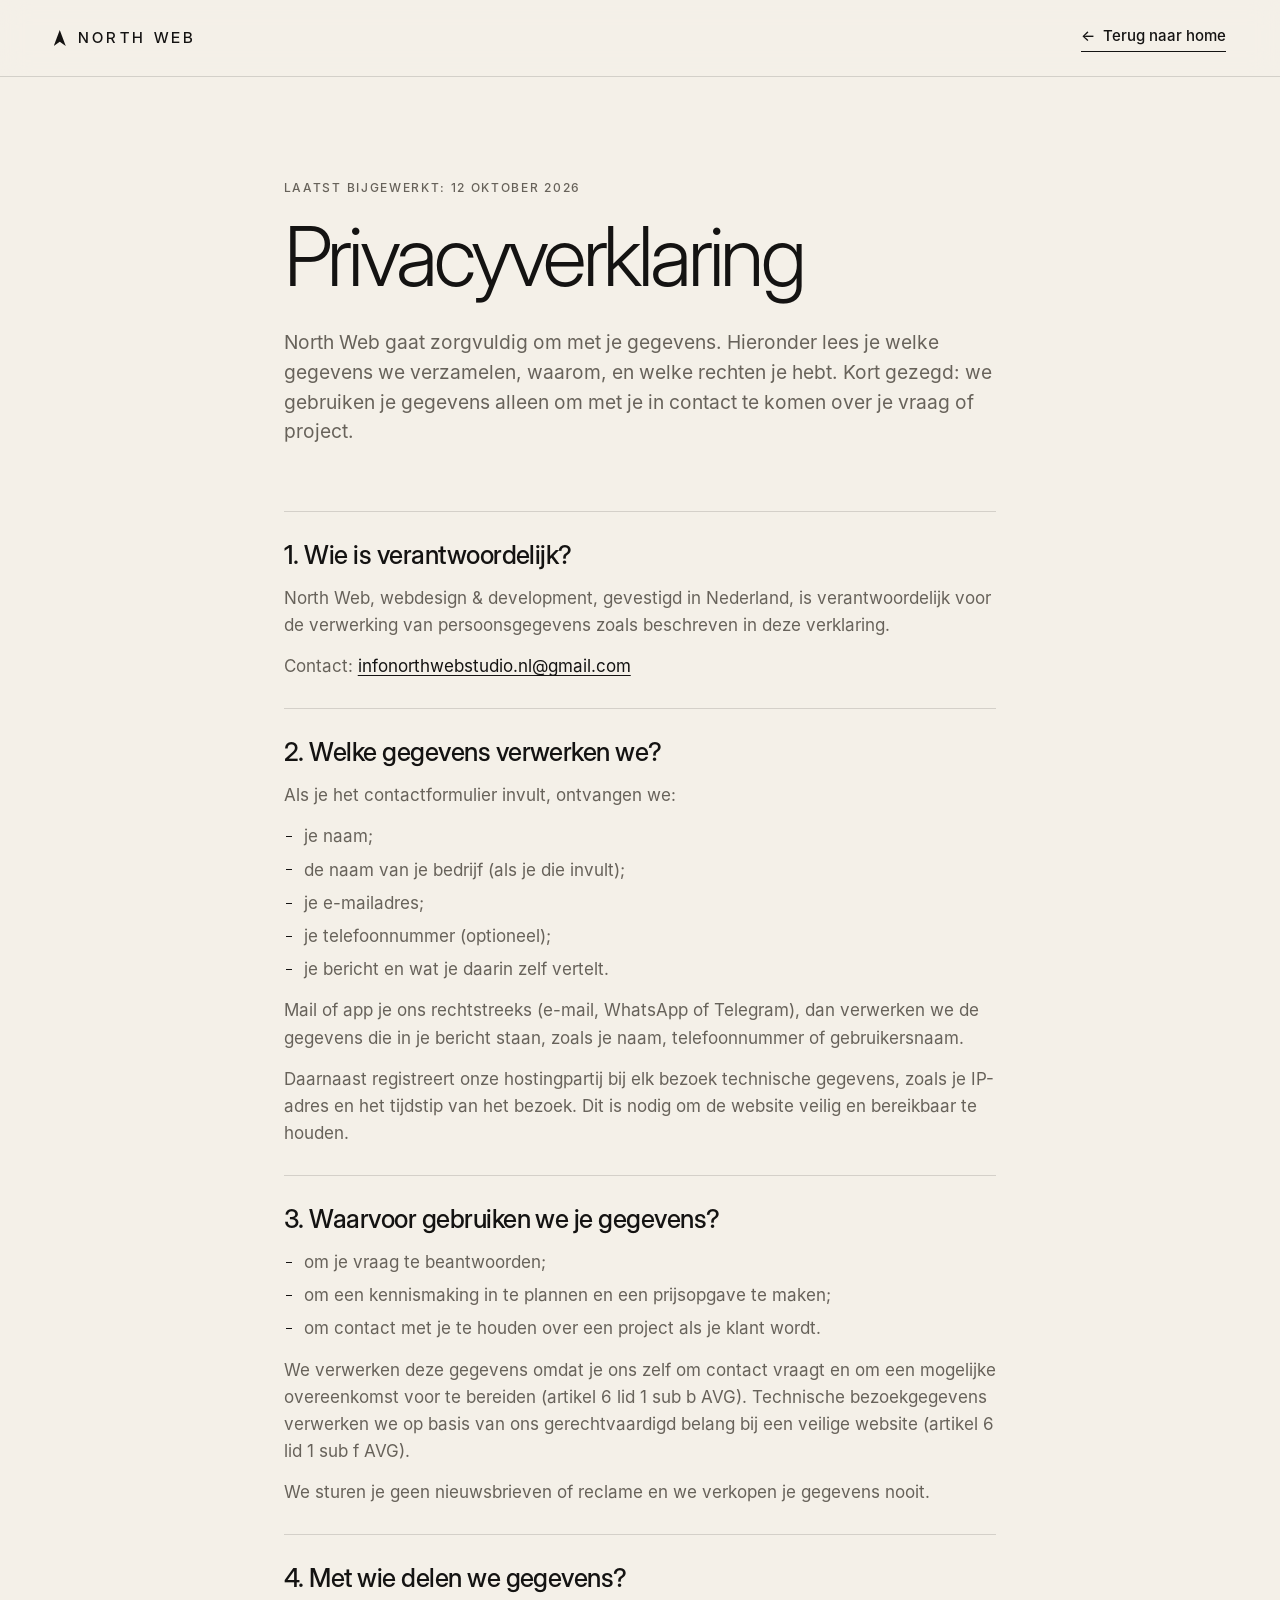
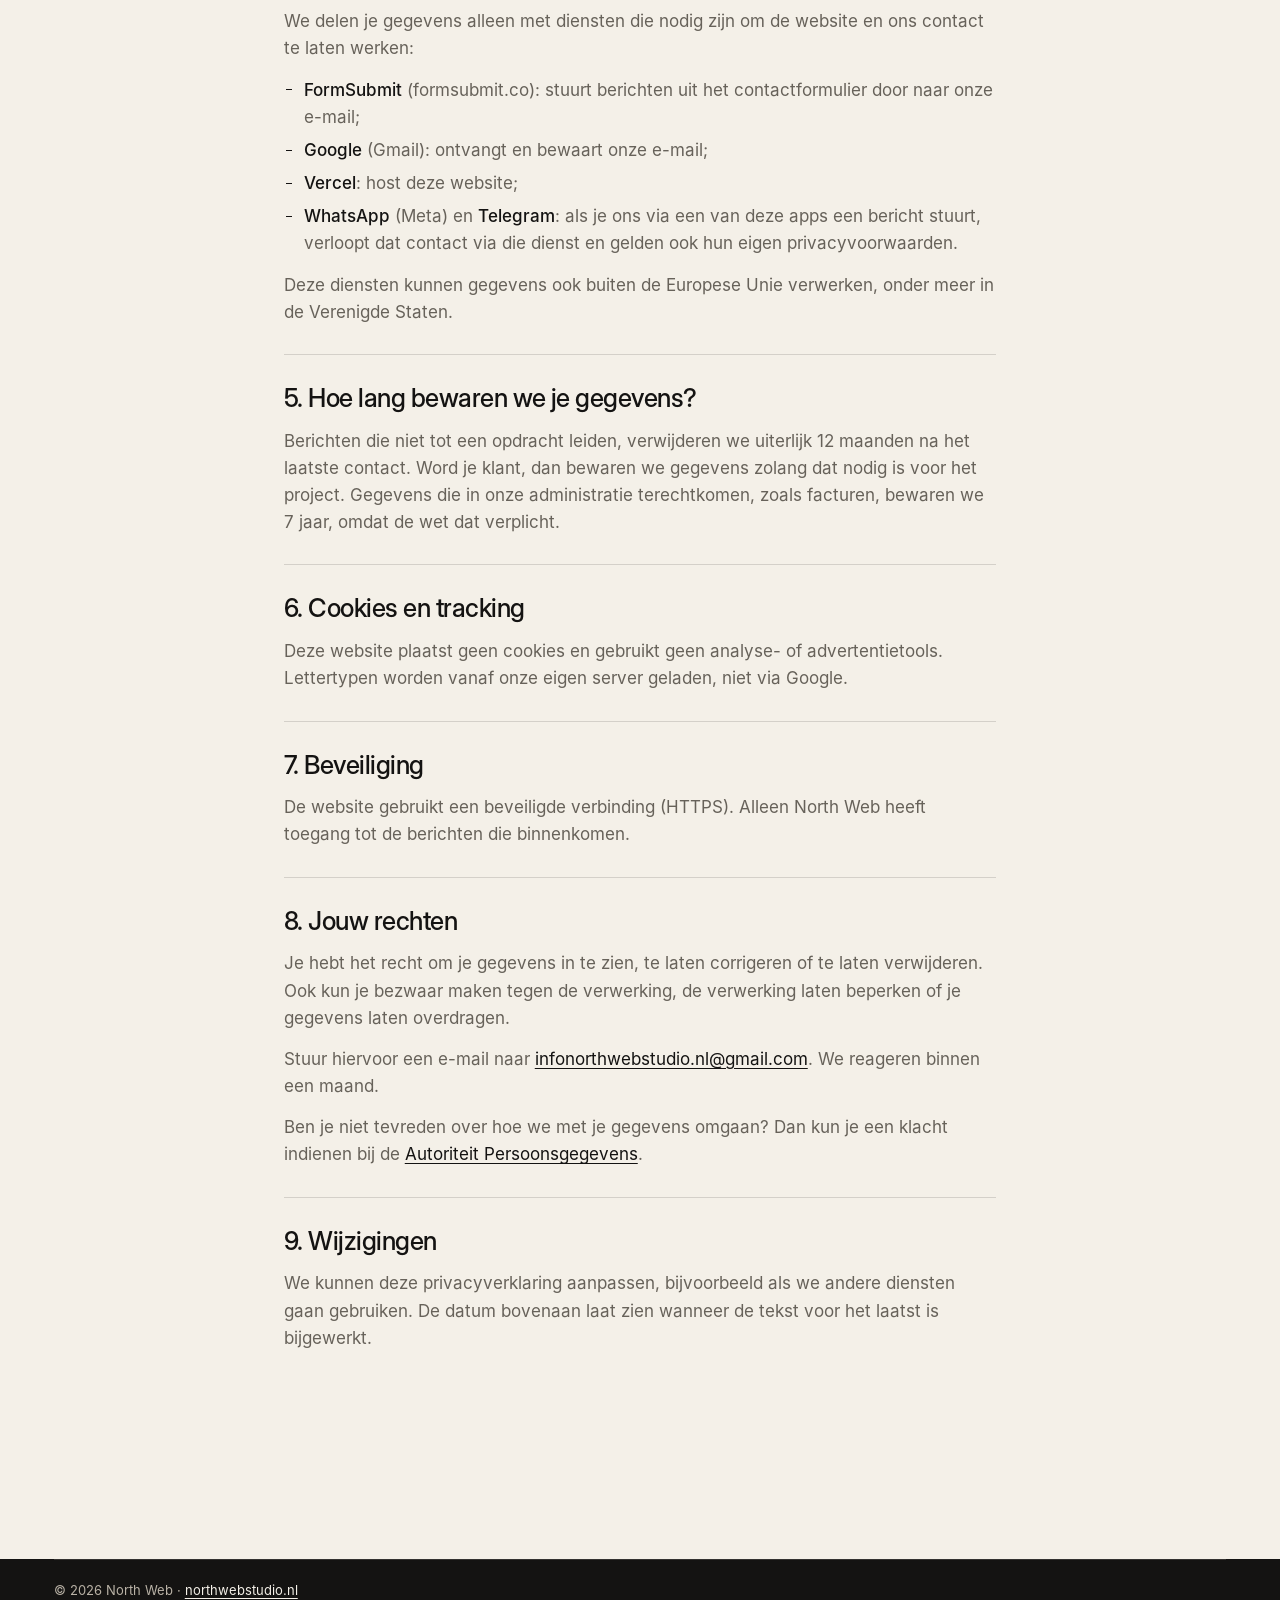
<file: privacy.html>
<!doctype html>
<html lang="nl">
<head>
  <meta charset="utf-8">
  <meta name="viewport" content="width=device-width, initial-scale=1, viewport-fit=cover">
  <title>Privacyverklaring — North Web</title>
  <meta name="description" content="Hoe North Web omgaat met persoonsgegevens die je via de website of per e-mail deelt.">
  <meta name="robots" content="index, follow">
  <link rel="canonical" href="https://www.northwebstudio.nl/privacy.html">
  <meta name="theme-color" content="#F4F0E8">
  <link rel="icon" href="favicon.svg" type="image/svg+xml">
  <link rel="icon" href="favicon-32.png" sizes="32x32" type="image/png">
  <link rel="apple-touch-icon" href="apple-touch-icon.png">
  <link rel="stylesheet" href="assets/css/style.css">
</head>

<body>
  <a class="skip-link" href="#main">Naar de inhoud</a>

  <header class="site-header is-scrolled">
    <div class="container header-inner">
      <a class="logo" href="./" aria-label="North Web — naar de homepage">
        <span class="logo-mark" aria-hidden="true"></span>
        <span class="logo-text">NORTH WEB</span>
      </a>
      <a class="link-arrow" href="./"><span aria-hidden="true">←</span> Terug naar home</a>
    </div>
  </header>

  <main id="main" class="legal">
    <div class="container legal-inner">
      <p class="eyebrow">Laatst bijgewerkt: 12 oktober 2026</p>
      <h1 class="display-m">Privacy&shy;verklaring</h1>
      <p class="legal-lead">North Web gaat zorgvuldig om met je gegevens. Hieronder lees je welke gegevens we verzamelen, waarom, en welke rechten je hebt. Kort gezegd: we gebruiken je gegevens alleen om met je in contact te komen over je vraag of project.</p>

      <section>
        <h2>1. Wie is verantwoordelijk?</h2>
        <!-- BEDRIJFSGEGEVENS: vul hier later je naam en KvK-nummer aan -->
        <p>North Web, webdesign &amp; development, gevestigd in Nederland, is verantwoordelijk voor de verwerking van persoonsgegevens zoals beschreven in deze verklaring.</p>
        <p>Contact: <a href="mailto:infonorthwebstudio.nl@gmail.com">infonorthwebstudio.nl@gmail.com</a></p>
      </section>

      <section>
        <h2>2. Welke gegevens verwerken we?</h2>
        <p>Als je het contactformulier invult, ontvangen we:</p>
        <ul>
          <li>je naam;</li>
          <li>de naam van je bedrijf (als je die invult);</li>
          <li>je e-mailadres;</li>
          <li>je telefoonnummer (optioneel);</li>
          <li>je bericht en wat je daarin zelf vertelt.</li>
        </ul>
        <p>Mail of app je ons rechtstreeks (e-mail, WhatsApp of Telegram), dan verwerken we de gegevens die in je bericht staan, zoals je naam, telefoonnummer of gebruikersnaam.</p>
        <p>Daarnaast registreert onze hostingpartij bij elk bezoek technische gegevens, zoals je IP-adres en het tijdstip van het bezoek. Dit is nodig om de website veilig en bereikbaar te houden.</p>
      </section>

      <section>
        <h2>3. Waarvoor gebruiken we je gegevens?</h2>
        <ul>
          <li>om je vraag te beantwoorden;</li>
          <li>om een kennismaking in te plannen en een prijsopgave te maken;</li>
          <li>om contact met je te houden over een project als je klant wordt.</li>
        </ul>
        <p>We verwerken deze gegevens omdat je ons zelf om contact vraagt en om een mogelijke overeenkomst voor te bereiden (artikel 6 lid 1 sub b AVG). Technische bezoekgegevens verwerken we op basis van ons gerechtvaardigd belang bij een veilige website (artikel 6 lid 1 sub f AVG).</p>
        <p>We sturen je geen nieuwsbrieven of reclame en we verkopen je gegevens nooit.</p>
      </section>

      <section>
        <h2>4. Met wie delen we gegevens?</h2>
        <p>We delen je gegevens alleen met diensten die nodig zijn om de website en ons contact te laten werken:</p>
        <ul>
          <li><strong>FormSubmit</strong> (formsubmit.co): stuurt berichten uit het contactformulier door naar onze e-mail;</li>
          <li><strong>Google</strong> (Gmail): ontvangt en bewaart onze e-mail;</li>
          <li><strong>Vercel</strong>: host deze website;</li>
          <li><strong>WhatsApp</strong> (Meta) en <strong>Telegram</strong>: als je ons via een van deze apps een bericht stuurt, verloopt dat contact via die dienst en gelden ook hun eigen privacyvoorwaarden.</li>
        </ul>
        <p>Deze diensten kunnen gegevens ook buiten de Europese Unie verwerken, onder meer in de Verenigde Staten.</p>
      </section>

      <section>
        <h2>5. Hoe lang bewaren we je gegevens?</h2>
        <p>Berichten die niet tot een opdracht leiden, verwijderen we uiterlijk 12 maanden na het laatste contact. Word je klant, dan bewaren we gegevens zolang dat nodig is voor het project. Gegevens die in onze administratie terechtkomen, zoals facturen, bewaren we 7 jaar, omdat de wet dat verplicht.</p>
      </section>

      <section>
        <h2>6. Cookies en tracking</h2>
        <p>Deze website plaatst geen cookies en gebruikt geen analyse- of advertentietools. Lettertypen worden vanaf onze eigen server geladen, niet via Google.</p>
      </section>

      <section>
        <h2>7. Beveiliging</h2>
        <p>De website gebruikt een beveiligde verbinding (HTTPS). Alleen North Web heeft toegang tot de berichten die binnenkomen.</p>
      </section>

      <section>
        <h2>8. Jouw rechten</h2>
        <p>Je hebt het recht om je gegevens in te zien, te laten corrigeren of te laten verwijderen. Ook kun je bezwaar maken tegen de verwerking, de verwerking laten beperken of je gegevens laten overdragen.</p>
        <p>Stuur hiervoor een e-mail naar <a href="mailto:infonorthwebstudio.nl@gmail.com">infonorthwebstudio.nl@gmail.com</a>. We reageren binnen een maand.</p>
        <p>Ben je niet tevreden over hoe we met je gegevens omgaan? Dan kun je een klacht indienen bij de <a href="https://autoriteitpersoonsgegevens.nl" rel="noopener">Autoriteit Persoonsgegevens</a>.</p>
      </section>

      <section>
        <h2>9. Wijzigingen</h2>
        <p>We kunnen deze privacyverklaring aanpassen, bijvoorbeeld als we andere diensten gaan gebruiken. De datum bovenaan laat zien wanneer de tekst voor het laatst is bijgewerkt.</p>
      </section>
    </div>
  </main>

  <footer class="site-footer site-footer-compact">
    <div class="container">
      <p class="footer-legal">© 2026 North Web · <a href="./">northwebstudio.nl</a></p>
    </div>
  </footer>
</body>
</html>
</file>
<file: assets/css/style.css>
/* =============================================================
   NORTH WEB — style.css
   -------------------------------------------------------------
   1. Fonts
   2. Design tokens (kleuren, typografie, ruimte)  ← hier pas je de stijl aan
   3. Basis
   4. Knoppen & links
   5. Header & menu
   6. Hero
   7. Secties: Werk, Diensten, Waarom, Werkwijze, Prijzen, Over, CTA, Contact
   8. Footer & dialog
   9. Animaties (reveal) + reduced motion
   ============================================================= */

/* ---------- 1. Fonts (lokaal, geen externe verzoeken) ---------- */
@font-face { font-family: "Inter Display"; font-weight: 300; font-style: normal; font-display: swap; src: url("../fonts/InterDisplay-Light.woff") format("woff"); }
@font-face { font-family: "Inter Display"; font-weight: 500; font-style: normal; font-display: swap; src: url("../fonts/InterDisplay-Medium.woff") format("woff"); }
@font-face { font-family: "Inter"; font-weight: 400; font-style: normal; font-display: swap; src: url("../fonts/Inter-Regular.woff") format("woff"); }
@font-face { font-family: "Inter"; font-weight: 500; font-style: normal; font-display: swap; src: url("../fonts/Inter-Medium.woff") format("woff"); }
@font-face { font-family: "Lora"; font-weight: 400; font-style: italic; font-display: swap; src: url("../fonts/Lora-Italic.woff") format("woff"); }

/* ---------- 2. Design tokens ---------- */
:root {
  --ivory: #F4F0E8;      /* hoofdachtergrond */
  --paper: #ECE6DB;      /* iets donkerder vlak */
  --ink: #141312;        /* tekst */
  --graphite: #2A2826;   /* donkere secties */
  --stone: #67625A;      /* secundaire tekst (contrast AA op ivory én paper) */
  --stone-2: #B9B2A6;
  --line: rgba(20, 19, 18, .14);
  --line-light: rgba(244, 240, 232, .14);
  --accent: #D2502A;     /* één accentkleur: signaaloranje — spaarzaam gebruiken */
  --accent-text: #B8401D; /* zelfde accent, donkerder: voor kleine tekst op licht */

  --font-display: "Inter Display", "Inter", system-ui, -apple-system, "Segoe UI", sans-serif;
  --font-body: "Inter", system-ui, -apple-system, "Segoe UI", sans-serif;
  --font-serif: "Lora", Georgia, "Times New Roman", serif;

  --gutter: clamp(20px, 4.2vw, 64px);
  --max: 1680px;
  --section-y: clamp(96px, 14vw, 200px);
  --header-h: 76px;

  --ease-out: cubic-bezier(.16, 1, .3, 1);
  --ease-in-out: cubic-bezier(.65, 0, .35, 1);
}

/* ---------- 3. Basis ---------- */
*, *::before, *::after { box-sizing: border-box; }
html { -webkit-text-size-adjust: 100%; scroll-behavior: smooth; scroll-padding-top: 72px; }
body {
  margin: 0;
  background: var(--ivory);
  color: var(--ink);
  font-family: var(--font-body);
  font-size: 17px;
  line-height: 1.6;
  -webkit-font-smoothing: antialiased;
  -moz-osx-font-smoothing: grayscale;
  text-rendering: optimizeLegibility;
  overflow-x: clip;
}
img, picture, canvas, svg { display: block; max-width: 100%; }
img { height: auto; }
h1, h2, h3, p, ul, ol, dl, dd { margin: 0; padding: 0; }
ul, ol { list-style: none; }
a { color: inherit; text-decoration: none; }
button { font: inherit; color: inherit; background: none; border: 0; cursor: pointer; padding: 0; }
em { font-family: var(--font-serif); font-style: italic; font-weight: 400; letter-spacing: -.01em; }
::selection { background: var(--ink); color: var(--ivory); }
:focus-visible { outline: 2px solid var(--accent); outline-offset: 3px; border-radius: 2px; }

.container { width: 100%; max-width: var(--max); margin-inline: auto; padding-inline: var(--gutter); }
.section { padding-block: var(--section-y); }
.section-dark { background: var(--ink); color: var(--ivory); }
.section-dark ::selection { background: var(--ivory); color: var(--ink); }

.visually-hidden { position: absolute !important; width: 1px; height: 1px; overflow: hidden; clip: rect(0 0 0 0); white-space: nowrap; }
.skip-link { position: absolute; left: 12px; top: -60px; z-index: 100; background: var(--ink); color: var(--ivory); padding: 10px 16px; border-radius: 6px; }
.skip-link:focus { top: 12px; }

.eyebrow {
  font-size: 12px; font-weight: 500; letter-spacing: .14em; text-transform: uppercase;
  color: var(--stone); display: flex; align-items: center; gap: 10px;
}
.section-dark .eyebrow { color: var(--stone-2); }

/* Typografische schaal */
.display-l, .display-m, .hero-title, .final-title, .why-statement {
  font-family: var(--font-display); font-weight: 300; letter-spacing: -.045em; line-height: .92;
}
.display-l { font-size: clamp(52px, 9vw, 152px); }
.display-m { font-size: clamp(40px, 6.4vw, 104px); line-height: .96; }
.display-l em, .display-m em, .hero-title em, .final-title em, .why-statement em { letter-spacing: -.035em; }

.section-head { display: grid; gap: 28px; margin-bottom: clamp(56px, 8vw, 112px); }
.section-intro { max-width: 32ch; color: var(--stone); font-size: 17px; }
@media (min-width: 900px) {
  .section-head { grid-template-columns: 1fr auto; align-items: end; column-gap: 48px; }
  .section-head .eyebrow { grid-column: 1 / -1; }
  .section-head-split { grid-template-columns: 1fr; }
}

/* ---------- 4. Knoppen & links ---------- */
.btn {
  --btn-bg: transparent; --btn-fg: var(--ink);
  position: relative; display: inline-flex; align-items: center; justify-content: center; gap: 10px;
  min-height: 54px; padding: 0 28px; border-radius: 999px;
  background: var(--btn-bg); color: var(--btn-fg);
  font-size: 15px; font-weight: 500; letter-spacing: -.005em; white-space: nowrap;
  overflow: hidden; isolation: isolate;
  transition: color .5s var(--ease-out), border-color .5s var(--ease-out), transform .5s var(--ease-out);
}
.btn::before { /* vulling die van onder opkomt bij hover */
  content: ""; position: absolute; inset: 0; z-index: -1; border-radius: inherit;
  background: var(--accent-text); transform: translateY(101%); transition: transform .55s var(--ease-out);
}
.btn-dark { --btn-bg: var(--ink); --btn-fg: var(--ivory); }
.btn-line { box-shadow: inset 0 0 0 1px var(--line); }
.btn-small { min-height: 42px; padding: 0 20px; font-size: 14px; }
.btn-block { width: 100%; }
@media (hover: hover) {
  .btn:hover::before { transform: translateY(0); }
  .btn-line:hover { color: var(--ivory); }
}

.link-arrow { display: inline-flex; gap: 8px; align-items: center; font-weight: 500; font-size: 15px; position: relative; padding-bottom: 4px; }
.link-arrow::after { content: ""; position: absolute; left: 0; right: 0; bottom: 0; height: 1px; background: currentColor; transform-origin: right; transition: transform .6s var(--ease-out); }
@media (hover: hover) { .link-arrow:hover::after { transform: scaleX(0); } }

/* ---------- 5. Header ---------- */
.site-header {
  position: fixed; inset: 0 0 auto 0; z-index: 50;
  transition: background-color .5s var(--ease-out), box-shadow .5s var(--ease-out), transform .6s var(--ease-out);
}
.site-header.is-scrolled { background: rgba(244, 240, 232, .82); -webkit-backdrop-filter: blur(14px) saturate(1.2); backdrop-filter: blur(14px) saturate(1.2); box-shadow: 0 1px 0 var(--line); }
.site-header.is-hidden { transform: translateY(-100%); }
.header-inner { height: var(--header-h); display: flex; align-items: center; gap: 24px; }

.logo { display: inline-flex; align-items: center; gap: 12px; font-family: var(--font-display); font-weight: 500; font-size: 15px; letter-spacing: .22em; margin-right: auto; }
.logo-mark { /* klein noord-pijltje */
  width: 12px; height: 16px; position: relative; flex: none;
  background: var(--ink); clip-path: polygon(50% 0, 100% 100%, 50% 74%, 0 100%);
  transition: transform .8s var(--ease-out);
}
.logo:hover .logo-mark { transform: rotate(360deg); }

.main-nav ul { display: flex; gap: clamp(20px, 2.6vw, 40px); }
.main-nav a { position: relative; font-size: 15px; display: inline-block; overflow: hidden; vertical-align: top; }
.main-nav a::after { content: ""; position: absolute; left: 0; right: 0; bottom: 0; height: 1px; background: var(--ink); transform: scaleX(0); transform-origin: right; transition: transform .6s var(--ease-out); }
.main-nav a:hover::after, .main-nav a.is-active::after { transform: scaleX(1); transform-origin: left; }
.main-nav a.is-active::before { content: ""; position: absolute; left: -12px; top: 50%; width: 5px; height: 5px; margin-top: -2px; border-radius: 50%; background: var(--accent); }
.main-nav a.is-active { overflow: visible; }
.header-cta { margin-left: clamp(8px, 2vw, 24px); }

.menu-toggle { display: none; align-items: center; gap: 12px; height: 44px; padding: 0 2px 0 8px; font-size: 15px; font-weight: 500; }
.menu-toggle-icon { width: 22px; height: 10px; position: relative; }
.menu-toggle-icon i { position: absolute; left: 0; right: 0; height: 1.5px; background: currentColor; transition: transform .5s var(--ease-out), top .5s var(--ease-out); }
.menu-toggle-icon i:first-child { top: 0; }
.menu-toggle-icon i:last-child { top: 8.5px; }
.menu-open .menu-toggle-icon i:first-child { top: 4.25px; transform: rotate(45deg); }
.menu-open .menu-toggle-icon i:last-child { top: 4.25px; transform: rotate(-45deg); }

.mobile-menu {
  position: fixed; inset: 0; z-index: -1; background: var(--ivory);
  padding: calc(var(--header-h) + 32px) var(--gutter) calc(32px + env(safe-area-inset-bottom));
  display: flex; flex-direction: column; justify-content: space-between;
  clip-path: inset(0 0 100% 0); transition: clip-path .7s var(--ease-in-out);
}
.mobile-menu[hidden] { display: none; }
.menu-open .mobile-menu { clip-path: inset(0 0 0 0); }
.mobile-menu ol { display: grid; }
.mobile-menu li { border-bottom: 1px solid var(--line); overflow: hidden; }
.mobile-menu li a { display: flex; align-items: baseline; gap: 14px; padding: 14px 0; font-family: var(--font-display); font-weight: 300; font-size: clamp(44px, 13vw, 64px); letter-spacing: -.04em; line-height: 1.05; transform: translateY(100%); transition: transform .8s var(--ease-out); }
.mobile-menu li a small { font-family: var(--font-body); font-size: 12px; letter-spacing: .1em; color: var(--stone); }
.menu-open .mobile-menu li a { transform: none; }
.menu-open .mobile-menu li:nth-child(2) a { transition-delay: .05s; }
.menu-open .mobile-menu li:nth-child(3) a { transition-delay: .1s; }
.menu-open .mobile-menu li:nth-child(4) a { transition-delay: .15s; }
.menu-open .site-header { background: transparent; box-shadow: none; backdrop-filter: none; -webkit-backdrop-filter: none; }

@media (max-width: 860px) {
  .main-nav, .header-cta { display: none; }
  .menu-toggle { display: inline-flex; }
}
@media (max-width: 860px) {
  :root { --header-h: 64px; }
}

/* ---------- 6. Hero ---------- */
.hero { position: relative; min-height: 100vh; min-height: 100svh; display: flex; overflow: hidden; }
.hero-field { position: absolute; inset: 0; width: 100%; height: 100%; }
.hero-inner { position: relative; display: flex; flex-direction: column; justify-content: flex-end; padding-top: calc(var(--header-h) + 40px); padding-bottom: clamp(28px, 4vw, 56px); pointer-events: none; }
.hero-inner a, .hero-inner p { pointer-events: auto; }
.hero-eyebrow .dot { width: 7px; height: 7px; border-radius: 50%; background: var(--accent); }
.hero-title { font-size: clamp(58px, 12.4vw, 216px); margin: clamp(20px, 3vw, 40px) 0 clamp(36px, 5vw, 72px); line-height: .9; }
.hero-title .line:nth-child(2) { padding-left: 1.1em; }
.hero-title .line:nth-child(3) { padding-left: .4em; }
.hero-title em { font-size: 1.04em; }

.hero-bottom { display: grid; gap: 28px; border-top: 1px solid var(--line); padding-top: 28px; }
.hero-lead { max-width: 40ch; font-size: clamp(17px, 1.35vw, 20px); line-height: 1.5; }
.hero-actions { display: flex; flex-wrap: wrap; gap: 12px; }
.hero-note { font-size: 14px; color: var(--stone); max-width: 30ch; }
@media (min-width: 1000px) {
  .hero-bottom { grid-template-columns: 1.2fr auto 1fr; align-items: start; column-gap: 48px; }
  .hero-note { justify-self: end; text-align: right; }
}
@media (min-width: 601px) and (max-width: 999px) {
  .hero-title { font-size: 14.2vw; }
}
@media (max-width: 600px) {
  .hero-title { font-size: clamp(54px, 15.4vw, 72px); line-height: .94; }
  .hero-title .line:nth-child(2) { padding-left: 0; }
  .hero-title .line:nth-child(3) { padding-left: 0; }
  .hero-actions .btn { flex: 1 1 100%; }
  .hero-note { display: none; }
}

/* ---------- 7a. Werk ---------- */
.project-list { display: grid; gap: clamp(32px, 5vw, 64px); }
.project-stage { position: relative; display: block; border-radius: 4px; cursor: none; }
@media (hover: none), (max-width: 860px) { .project-stage { cursor: pointer; } }
.project-visual {
  position: relative; background: var(--paper); aspect-ratio: 16 / 10; overflow: hidden; border-radius: 4px;
  display: grid; place-items: center;
}
.project-visual::before { /* fijne kader-lijnen als studio-'tekentafel' */
  content: ""; position: absolute; inset: 0;
  background-image: linear-gradient(var(--line) 1px, transparent 1px), linear-gradient(90deg, var(--line) 1px, transparent 1px);
  background-size: calc(100% / 12) calc(100% / 8); opacity: .35;
}
.browser {
  position: absolute; left: 8%; top: 11%; width: 74%;
  background: #1b1714; border-radius: 8px; overflow: hidden;
  box-shadow: 0 40px 80px -30px rgba(20, 19, 18, .45), 0 0 0 1px rgba(20, 19, 18, .08);
  transition: transform 1s var(--ease-out);
}
.browser-bar { height: clamp(18px, 2.2vw, 34px); background: #ECE6DB; display: flex; align-items: center; gap: 6px; padding: 0 clamp(8px, 1.2vw, 16px); position: relative; }
.browser-bar > span { width: clamp(5px, .6vw, 9px); aspect-ratio: 1; border-radius: 50%; background: #CFC7BA; }
.browser-url { position: absolute; left: 50%; transform: translateX(-50%); font-size: clamp(7px, .75vw, 12px); color: var(--stone); background: var(--ivory); padding: 2px 14px; border-radius: 99px; white-space: nowrap; }
.phone {
  position: absolute; right: 7%; bottom: -7%; width: 19%;
  border-radius: clamp(14px, 2.4vw, 36px); padding: clamp(4px, .5vw, 8px); background: #141312;
  box-shadow: 0 40px 80px -24px rgba(20, 19, 18, .55);
  transition: transform 1s var(--ease-out);
}
.phone img { border-radius: clamp(10px, 1.9vw, 28px); }
@media (hover: hover) {
  .project-stage:hover .browser { transform: translateY(-1.2%) scale(1.012); }
  .project-stage:hover .phone { transform: translateY(-3%) rotate(-1.5deg); }
}
.project-touch-label { display: none; }

.project-meta { display: grid; grid-template-columns: auto 1fr; gap: 6px 24px; padding-top: 24px; align-items: baseline; border-top: 1px solid var(--line); margin-top: 20px; }
.project-index { font-size: 13px; color: var(--stone); font-variant-numeric: tabular-nums; }
.project-title { font-family: var(--font-display); font-weight: 500; font-size: clamp(26px, 3vw, 44px); letter-spacing: -.03em; line-height: 1.05; }
.project-tags { grid-column: 2; display: flex; flex-wrap: wrap; gap: 8px 20px; font-size: 14px; color: var(--stone); }
.tag-concept { color: var(--ink); display: inline-flex; align-items: center; gap: 8px; }
.tag-concept::before { content: ""; width: 6px; height: 6px; border-radius: 50%; border: 1px solid var(--accent); }
@media (min-width: 900px) {
  .project-meta { grid-template-columns: 80px 1fr auto; }
  .project-tags { grid-column: 3; justify-content: flex-end; }
}

.project-next {
  display: grid; gap: 20px; align-items: center;
  padding: clamp(28px, 4vw, 48px) 0; border-top: 1px solid var(--line); border-bottom: 1px solid var(--line);
}
.project-next-title { font-family: var(--font-display); font-weight: 300; font-size: clamp(30px, 4vw, 56px); letter-spacing: -.035em; line-height: 1; margin-bottom: 8px; }
.project-next p { color: var(--stone); }
@media (min-width: 900px) { .project-next { grid-template-columns: 80px 1fr auto; } }

@media (max-width: 700px) {
  .project-visual { aspect-ratio: 4 / 5; }
  .browser { left: 6%; top: 8%; width: 120%; }
  .phone { right: 8%; bottom: 6%; width: 44%; }
  .browser-url { display: none; }
  .project-touch-label {
    display: inline-flex; position: absolute; left: 14px; bottom: 14px; z-index: 2;
    background: var(--ink); color: var(--ivory); font-size: 13px; font-weight: 500; padding: 9px 14px; border-radius: 99px;
  }
}

/* Cursor-label (desktop) */
.cursor-label {
  position: fixed; left: 0; top: 0; z-index: 60; pointer-events: none;
  width: 116px; height: 116px; margin: -58px 0 0 -58px; border-radius: 50%;
  background: var(--accent-text); color: var(--ivory); display: grid; place-items: center;
  font-size: 13px; font-weight: 500; text-align: center; line-height: 1.2;
  transform: translate3d(var(--x, -200px), var(--y, -200px), 0) scale(0);
  transition: transform .45s var(--ease-out);
}
.cursor-label.is-visible { transform: translate3d(var(--x), var(--y), 0) scale(1); }
.cursor-label span { max-width: 80px; }
@media (hover: none) { .cursor-label { display: none; } }

/* ---------- 7b. Diensten ---------- */
.service-list { border-top: 1px solid var(--line); counter-reset: s; }
.service {
  position: relative; display: grid; grid-template-columns: 48px 1fr; gap: 8px 16px;
  padding: clamp(24px, 3vw, 40px) 0; border-bottom: 1px solid var(--line);
}
.service::before { /* lijn die over de rij loopt bij hover */
  content: ""; position: absolute; left: 0; bottom: -1px; height: 1px; width: 100%; background: var(--ink);
  transform: scaleX(0); transform-origin: left; transition: transform .8s var(--ease-out);
}
.service-num { font-size: 13px; color: var(--stone); padding-top: .9em; font-variant-numeric: tabular-nums; }
.service-title {
  font-family: var(--font-display); font-weight: 300; font-size: clamp(38px, 6.4vw, 104px);
  letter-spacing: -.045em; line-height: 1; transition: transform .7s var(--ease-out), color .4s;
}
.service-text { grid-column: 2; color: var(--stone); max-width: 38ch; font-size: 16px; }
.service-arrow { display: none; }
@media (min-width: 900px) {
  .service { grid-template-columns: 80px 1fr minmax(260px, 30%) 48px; align-items: center; }
  .service-num { padding-top: 0; }
  .service-text { grid-column: 3; }
  .service-arrow { display: block; justify-self: end; font-size: 28px; transition: transform .6s var(--ease-out), color .3s; }
}
@media (hover: hover) {
  .service:hover::before { transform: scaleX(1); }
  .service:hover .service-title { transform: translateX(18px); }
  .service:hover .service-arrow { transform: rotate(45deg); color: var(--accent); }
}

/* ---------- 7c. Waarom ---------- */
.why .eyebrow { margin-bottom: clamp(32px, 4vw, 56px); }
.why-statement { font-size: clamp(42px, 8.2vw, 140px); line-height: .98; }
.why-statement .s { display: block; }
.why-statement em { color: var(--ivory); }
.js .why-statement .word { opacity: .16; transition: opacity .4s linear; }
.js .why-statement .word.is-lit { opacity: 1; }
.why-list { margin-top: clamp(72px, 10vw, 160px); display: grid; border-top: 1px solid var(--line-light); }
.why-item { display: grid; gap: 8px; padding: 26px 0; border-bottom: 1px solid var(--line-light); }
.why-item dt { font-family: var(--font-display); font-weight: 500; font-size: clamp(22px, 2.2vw, 30px); letter-spacing: -.02em; line-height: 1.15; display: flex; gap: 16px; align-items: baseline; }
.why-plus { color: var(--accent); font-family: var(--font-body); font-weight: 400; font-size: .8em; }
.why-item dd { color: var(--stone-2); max-width: 44ch; padding-left: 30px; }
@media (min-width: 900px) {
  .why-list { grid-template-columns: 1fr 1fr; column-gap: clamp(40px, 6vw, 120px); border-top: 0; }
  .why-item { grid-template-columns: 1fr 1fr; gap: 24px; padding: 34px 0; align-items: baseline; }
  .why-item:nth-child(-n+2) { border-top: 1px solid var(--line-light); }
  .why-item dd { padding-left: 0; }
}

/* ---------- 7d. Werkwijze ---------- */
.process-grid { display: grid; gap: 48px; }
.process-sticky { display: grid; gap: 28px; }
.process-counter { display: flex; align-items: flex-start; font-family: var(--font-display); font-weight: 300; letter-spacing: -.05em; line-height: 1; }
.process-counter-track { display: grid; height: 1.04em; line-height: 1.04; overflow: hidden; font-size: clamp(110px, 16vw, 260px); }
.process-counter-track span { grid-area: 1 / 1; transform: translateY(100%); transition: transform .8s var(--ease-out); color: var(--ink); }
.process-counter-track span.is-current { transform: translateY(0); }
.process-counter-track span.is-past { transform: translateY(-100%); }
.process-counter-total { font-size: 18px; color: var(--stone); padding-top: 1em; margin-left: 10px; font-family: var(--font-body); letter-spacing: 0; }
.process-progress { height: 2px; background: var(--line); position: relative; max-width: 420px; }
.process-progress span { position: absolute; inset: 0; background: var(--accent); transform: scaleX(var(--p, .2)); transform-origin: left; transition: transform .6s var(--ease-out); }

.process-steps { display: grid; }
.process-step { padding: 32px 0; border-top: 1px solid var(--line); display: grid; gap: 12px; transition: opacity .6s var(--ease-out); }
.process-num { font-size: 13px; color: var(--accent-text); font-variant-numeric: tabular-nums; }
.process-step h3 { font-family: var(--font-display); font-weight: 300; font-size: clamp(36px, 4.4vw, 68px); letter-spacing: -.04em; line-height: 1; }
.process-step p { color: var(--stone); max-width: 40ch; }

@media (max-width: 899px) { .process-counter, .process-progress { display: none; } }
@media (min-width: 900px) {
  .process-grid { grid-template-columns: 1fr 1fr; column-gap: clamp(40px, 6vw, 120px); }
  .process-sticky { position: sticky; top: calc(var(--header-h) + 40px); }
  .process-step { min-height: 62vh; align-content: center; border-top: 0; padding: 0; }
  .process-step p { font-size: 19px; }
  .js .process-step { opacity: .18; }
  .js .process-step.is-active { opacity: 1; }
  .process-steps { padding-bottom: 12vh; }
}

/* ---------- 7e. Prijzen ---------- */
.pricing { background: var(--paper); }
.price-list { border-top: 1px solid var(--ink); }
.price-row { display: grid; gap: 14px; padding: clamp(28px, 3.4vw, 44px) 0; border-bottom: 1px solid var(--line); }
.price-name h3 { font-family: var(--font-display); font-weight: 500; font-size: clamp(22px, 2.2vw, 30px); letter-spacing: -.02em; line-height: 1.15; margin-bottom: 6px; }
.price-name p { color: var(--stone); max-width: 46ch; font-size: 16px; }
.price-amount { font-family: var(--font-display); font-weight: 300; font-size: clamp(44px, 5.4vw, 88px); letter-spacing: -.045em; line-height: 1; font-variant-numeric: tabular-nums; white-space: nowrap; }
.price-from { font-family: var(--font-serif); font-style: italic; font-size: max(15px, .3em); letter-spacing: 0; color: var(--stone); vertical-align: .9em; margin-right: .2em; }
.price-period { font-family: var(--font-body); font-size: max(14px, .24em); letter-spacing: 0; color: var(--stone); }
.pricing-foot { display: grid; gap: 24px; margin-top: clamp(40px, 5vw, 64px); align-items: center; }
.pricing-foot p { max-width: 44ch; font-size: 18px; }
@media (min-width: 900px) {
  .price-row { grid-template-columns: 1fr auto; align-items: end; }
  .pricing-foot { grid-template-columns: 1fr auto; }
}
@media (max-width: 420px) { .pricing-foot .btn { white-space: normal; text-align: center; padding-block: 14px; } }

/* ---------- 7f. Over ---------- */
.about-grid { display: grid; gap: 28px; }
.about-lead { font-family: var(--font-display); font-weight: 300; font-size: clamp(30px, 3.8vw, 60px); letter-spacing: -.035em; line-height: 1.08; max-width: 22ch; }
.about-text { margin-top: clamp(28px, 3vw, 44px); color: var(--stone); max-width: 52ch; font-size: 18px; }
.about-facts { margin-top: clamp(40px, 5vw, 64px); display: grid; border-top: 1px solid var(--line); }
.about-facts li { display: flex; justify-content: space-between; gap: 16px; padding: 16px 0; border-bottom: 1px solid var(--line); font-size: 16px; }
.about-facts span { color: var(--stone); }
@media (min-width: 900px) {
  .about-grid { grid-template-columns: 1fr 2fr; }
  .about-facts { grid-template-columns: repeat(3, 1fr); column-gap: 32px; }
  .about-facts li { flex-direction: column; gap: 4px; }
}

/* ---------- 7g. Final CTA ---------- */
.final-cta { padding-block: clamp(120px, 16vw, 240px); overflow: hidden; }
.final-cta-inner { display: grid; justify-items: start; }
.final-title { font-size: clamp(46px, 9vw, 160px); }
.final-title em { color: var(--accent); }
.final-sub { margin-top: 28px; font-size: clamp(18px, 1.6vw, 22px); color: var(--stone-2); }
.cta-orb {
  margin-top: clamp(48px, 6vw, 80px); justify-self: end;
  width: clamp(200px, 22vw, 320px); aspect-ratio: 1; border-radius: 50%;
  background: var(--ivory); color: var(--ink); display: grid; place-items: center; text-align: center;
  font-size: clamp(14px, 1.1vw, 17px); font-weight: 500; letter-spacing: .06em; line-height: 1.3;
  position: relative; overflow: hidden; isolation: isolate;
  transition: transform .6s var(--ease-out), color .5s var(--ease-out);
}
.cta-orb::before { content: ""; position: absolute; inset: 0; border-radius: 50%; background: var(--accent-text); transform: scale(0); transition: transform .7s var(--ease-out); z-index: -1; }
.cta-orb-inner { max-width: 70%; transition: transform .6s var(--ease-out); }
@media (hover: hover) {
  .cta-orb:hover { color: var(--ivory); }
  .cta-orb:hover::before { transform: scale(1); }
}
@media (max-width: 700px) {
  .cta-orb { justify-self: stretch; width: auto; aspect-ratio: auto; min-height: 72px; border-radius: 999px; }
  .cta-orb::before { border-radius: 999px; }
}

/* ---------- 7h. Contact ---------- */
.contact-grid { display: grid; gap: 56px; }
.contact-intro .eyebrow, .about-label .eyebrow { margin-bottom: 28px; }
.contact-text { margin-top: 28px; color: var(--stone); max-width: 38ch; font-size: 18px; }
.contact-direct { margin-top: 36px; font-size: 15px; color: var(--stone); }
.contact-direct > p { margin-bottom: 12px; }
.contact-channels { display: grid; border-top: 1px solid var(--line); max-width: 460px; }
.contact-channels li { border-bottom: 1px solid var(--line); }
.contact-channels a { display: grid; grid-template-columns: 96px 1fr auto; align-items: baseline; gap: 12px; padding: 14px 0; color: var(--ink); transition: padding .4s var(--ease-out); }
.contact-channels a::after { content: "→"; color: var(--stone); transition: transform .4s var(--ease-out), color .3s; }
.channel-label { font-size: 13px; color: var(--stone); }
.channel-value { font-size: 18px; min-width: 0; overflow-wrap: anywhere; }
@media (hover: hover) {
  .contact-channels a:hover { padding-left: 8px; }
  .contact-channels a:hover::after { transform: translateX(4px); color: var(--accent-text); }
}
@media (max-width: 420px) { .contact-channels a { grid-template-columns: 1fr auto; row-gap: 2px; } .channel-label { grid-column: 1 / -1; } .channel-value { font-size: 17px; } }

.contact-form { display: grid; gap: 8px 32px; align-content: start; }
.field { position: relative; display: grid; }
.field label { font-size: 13px; color: var(--stone); padding-top: 18px; }
.optional { color: var(--stone-2); }
.field input, .field textarea {
  width: 100%; border: 0; border-bottom: 1px solid var(--line); border-radius: 0; background: transparent;
  font: inherit; font-size: 18px; color: var(--ink); padding: 8px 0 14px; outline: none;
  transition: border-color .3s;
  -webkit-appearance: none; appearance: none;
}
.field textarea { resize: vertical; min-height: 120px; }
.field input:focus, .field textarea:focus { border-color: var(--ink); }
.field.has-error input, .field.has-error textarea { border-color: var(--accent); }
.field-error { font-size: 13px; color: var(--accent-text); padding-top: 6px; }
.hp { position: absolute !important; left: -9999px; width: 1px; height: 1px; overflow: hidden; }
.form-foot { display: grid; gap: 20px; margin-top: 28px; align-items: center; }
.form-privacy { font-size: 13px; color: var(--stone); max-width: 36ch; }
.btn-submit { justify-self: start; min-width: 180px; }
.btn-submit[disabled] { opacity: .55; pointer-events: none; }
.form-status { font-size: 15px; min-height: 1px; }
.form-status:not(:empty) { margin-top: 16px; padding: 16px 18px; background: var(--paper); border-left: 2px solid var(--accent); }
.form-status a { text-decoration: underline; text-underline-offset: 3px; }
@media (min-width: 700px) {
  .contact-form { grid-template-columns: 1fr 1fr; }
  .field-full { grid-column: 1 / -1; }
  .form-foot { grid-template-columns: 1fr auto; }
  .btn-submit { justify-self: end; }
}
@media (max-width: 699px) { .btn-submit { justify-self: stretch; } }
@media (min-width: 1000px) { .contact-grid { grid-template-columns: 1fr 1.25fr; column-gap: clamp(48px, 8vw, 160px); } }

/* ---------- 8. Footer ---------- */
.site-footer { background: var(--ink); color: var(--ivory); padding-top: clamp(64px, 8vw, 112px); padding-bottom: calc(24px + env(safe-area-inset-bottom)); overflow: hidden; }
.footer-top { display: grid; grid-template-columns: 1fr 1fr; gap: 40px 24px; font-size: 15px; color: var(--stone-2); }
.footer-top a { color: var(--ivory); transition: opacity .3s; }
.footer-top a:hover { opacity: .6; }
.footer-brand { color: var(--ivory); font-family: var(--font-display); font-weight: 500; letter-spacing: .22em; margin-bottom: 10px; }
.footer-col ul { display: grid; gap: 6px; }
.footer-col-end { align-self: start; }
.footer-word {
  font-family: var(--font-display); font-weight: 300; letter-spacing: -.06em; line-height: .8;
  font-size: min(calc((100vw - 2 * var(--gutter)) / 5.4), calc((var(--max) - 2 * var(--gutter)) / 5.4)); white-space: nowrap; margin: clamp(56px, 8vw, 120px) 0 24px;
  color: transparent; -webkit-text-stroke: 1px rgba(244, 240, 232, .35);
}
.footer-legal { font-size: 13px; color: var(--stone-2); border-top: 1px solid var(--line-light); padding-top: 20px; }
@media (min-width: 900px) {
  .footer-top { grid-template-columns: 2fr 1fr 1.4fr auto; }
}

/* ---------- Dialog (projectdetail) ---------- */
.project-dialog {
  width: min(1280px, calc(100% - 24px)); max-height: calc(100% - 24px); max-height: calc(100dvh - 24px);
  padding: 0; border: 0; border-radius: 6px; background: var(--ivory); color: var(--ink);
  overscroll-behavior: contain;
}
.project-dialog::backdrop { background: rgba(20, 19, 18, .72); -webkit-backdrop-filter: blur(6px); backdrop-filter: blur(6px); }
.project-dialog[open] { animation: dialogIn .6s var(--ease-out); }
@keyframes dialogIn { from { opacity: 0; transform: translateY(24px); } }
.dialog-inner { padding: clamp(24px, 4vw, 56px); outline: none; }
.dialog-close { position: sticky; top: 0; float: right; z-index: 2; display: inline-flex; gap: 8px; align-items: center; font-size: 14px; font-weight: 500; background: var(--ivory); padding: 8px 0 8px 12px; }
.dialog-close span { font-size: 22px; line-height: 1; }
.project-dialog .eyebrow { margin-bottom: 18px; }
.dialog-grid { display: grid; gap: 40px; margin-top: 40px; }
.dialog-lead { font-size: 21px; line-height: 1.4; margin-bottom: 20px; }
.dialog-disclaimer { font-size: 14px; color: var(--stone); padding: 14px 16px; border-left: 2px solid var(--accent); background: var(--paper); margin-bottom: 32px; }
.dialog-text h3 { font-size: 13px; letter-spacing: .14em; text-transform: uppercase; color: var(--stone); font-weight: 500; margin-bottom: 12px; }
.dialog-points li { padding: 12px 0; border-bottom: 1px solid var(--line); font-size: 16px; }
.dialog-meta { margin-top: 24px; font-size: 14px; color: var(--stone); }
.dialog-images { display: grid; gap: 16px; grid-template-columns: 3fr 1fr; align-items: start; }
.dialog-images img { border-radius: 4px; box-shadow: 0 0 0 1px var(--line); }
@media (min-width: 1000px) { .dialog-grid { grid-template-columns: 1fr 1.8fr; } }
@media (max-width: 600px) { .dialog-images { grid-template-columns: 1fr; } .dialog-phone { max-width: 60%; } }
body.dialog-open { overflow: hidden; }

/* =============================================================
   9. Animaties — alleen actief als JS draait (.js) én beweging is toegestaan
   ============================================================= */
.line { display: block; overflow: hidden; padding-bottom: .16em; margin-bottom: -.16em; }
.line > span { display: inline-block; }

.js .hero-title .line > span { transform: translateY(105%); transition: transform 1.2s var(--ease-out); }
.js .hero-title .line:nth-child(2) > span { transition-delay: .08s; }
.js .hero-title .line:nth-child(3) > span { transition-delay: .16s; }
.js .is-loaded .hero-title .line > span, .js.is-loaded .hero-title .line > span { transform: none; }
.js [data-intro] { opacity: 0; transform: translateY(16px); transition: opacity 1s var(--ease-out) .5s, transform 1s var(--ease-out) .5s; }
.js.is-loaded [data-intro] { opacity: 1; transform: none; }
.js.is-loaded .hero-bottom [data-intro]:nth-child(2) { transition-delay: .6s; }
.js.is-loaded .hero-bottom [data-intro]:nth-child(3) { transition-delay: .7s; }
.js .hero-bottom { border-top-color: transparent; position: relative; }
.js .hero-bottom::before { content: ""; position: absolute; left: 0; right: 0; top: -1px; height: 1px; background: var(--line); transform: scaleX(0); transform-origin: left; transition: transform 1.4s var(--ease-in-out) .3s; }
.js.is-loaded .hero-bottom::before { transform: none; }
.js .hero-field { opacity: 0; transition: opacity 2s ease .2s; }
.js.is-loaded .hero-field { opacity: 1; }

.js [data-reveal] { opacity: 0; transform: translateY(28px); transition: opacity 1s var(--ease-out), transform 1.1s var(--ease-out); }
.js [data-reveal].is-in { opacity: 1; transform: none; }
.js [data-reveal-lines] .line > span { transform: translateY(105%); transition: transform 1.1s var(--ease-out); }
.js [data-reveal-lines] .line:nth-child(2) > span { transition-delay: .08s; }
.js [data-reveal-lines] .line:nth-child(3) > span { transition-delay: .16s; }
.js [data-reveal-lines].is-in .line > span { transform: none; }

.js [data-reveal-image] { clip-path: inset(12% 6% 12% 6% round 4px); transition: clip-path 1.6s var(--ease-out); }
.js [data-reveal-image] img { transform: scale(1.06); transition: transform 1.8s var(--ease-out); }
.js [data-reveal-image].is-in { clip-path: inset(0 0 0 0 round 4px); }
.js [data-reveal-image].is-in img { transform: none; }

@media (prefers-reduced-motion: reduce) {
  html { scroll-behavior: auto; }
  *, *::before, *::after { animation-duration: .001ms !important; animation-iteration-count: 1 !important; transition-duration: .001ms !important; transition-delay: 0s !important; }
  .js [data-reveal], .js [data-intro] { opacity: 1; transform: none; }
  .js [data-reveal-lines] .line > span, .js .hero-title .line > span { transform: none; }
  .js [data-reveal-image] { clip-path: none; }
  .js [data-reveal-image] img { transform: none; }
  .js .why-statement .word { opacity: 1; }
  .js .process-step { opacity: 1; }
  .js .hero-bottom::before { transform: none; }
}

/* Lange e-mailadressen mogen afbreken op smalle schermen */
.contact-direct a, .footer-top a, .form-status a { overflow-wrap: anywhere; }

/* ---------- Juridische pagina's (privacyverklaring) ---------- */
.legal { padding-top: calc(var(--header-h) + clamp(48px, 8vw, 112px)); padding-bottom: var(--section-y); }
.legal-inner { max-width: 820px; }
.legal h1 { margin: 20px 0 32px; }
.legal-lead { font-size: clamp(18px, 1.5vw, 21px); line-height: 1.55; margin-bottom: clamp(40px, 5vw, 64px); }
.legal section { padding: 28px 0; border-top: 1px solid var(--line); display: grid; gap: 14px; }
.legal h2 { font-family: var(--font-display); font-weight: 500; font-size: clamp(21px, 2vw, 26px); letter-spacing: -.02em; line-height: 1.2; }
.legal p, .legal li { color: var(--stone); max-width: 65ch; }
.legal ul { display: grid; gap: 6px; padding-left: 0; }
.legal li { padding-left: 20px; position: relative; }
.legal li::before { content: ""; position: absolute; left: 2px; top: .75em; width: 6px; height: 1px; background: var(--ink); }
.legal strong { color: var(--ink); font-weight: 500; }
.legal a { color: var(--ink); text-decoration: underline; text-underline-offset: 3px; overflow-wrap: anywhere; }
.site-footer-compact { padding-top: 0; }
.footer-legal a { color: var(--ivory); text-decoration: underline; text-underline-offset: 3px; }
.form-privacy a { color: var(--ink); text-decoration: underline; text-underline-offset: 3px; }
@media (max-width: 600px) { .legal .header-inner .link-arrow { font-size: 14px; } }

/* ---------- Project 02: Atelier Hair — typografische cover in de kleuren van het concept ---------- */
.project-visual.cover-atelier {
  --ca-cream: #F8F5EF; --ca-sand: #EFE8DD; --ca-choc: #403128; --ca-soft: #6B5A4E; --ca-terra: #A54F38; --ca-line: #DED5C8;
  background: var(--ca-cream); color: var(--ca-choc);
  display: block; padding: clamp(18px, 3vw, 44px);
}
.cover-atelier::before { display: none; }
.ca-bar { width: 100%; display: flex; justify-content: space-between; align-items: baseline; gap: 16px; padding-bottom: clamp(10px, 1.4vw, 18px); border-bottom: 1px solid var(--ca-line); font-size: clamp(9px, .9vw, 13px); }
.ca-logo { font-family: var(--font-serif); font-style: italic; font-size: clamp(14px, 1.5vw, 22px); }
.ca-logo b { font-family: var(--font-display); font-style: normal; font-weight: 500; letter-spacing: .12em; font-size: .78em; }
.ca-logo small { font-family: var(--font-body); font-style: normal; font-size: .5em; letter-spacing: .3em; color: var(--ca-soft); }
.ca-nav { color: var(--ca-soft); letter-spacing: .04em; }
.ca-body { position: absolute; left: clamp(18px, 3vw, 44px); top: 26%; max-width: 58%; }
.ca-eyebrow { font-size: clamp(9px, .85vw, 12px); letter-spacing: .22em; text-transform: uppercase; color: var(--ca-soft); margin-bottom: clamp(8px, 1.4vw, 20px); }
.ca-title { font-family: var(--font-serif); font-style: normal; font-weight: 400; font-size: clamp(40px, 7.4vw, 128px); line-height: .95; letter-spacing: -.02em; }
.ca-title em { color: var(--ca-terra); }
.ca-btn { display: inline-block; margin-top: clamp(14px, 2.4vw, 36px); background: var(--ca-choc); color: var(--ca-cream); font-size: clamp(10px, 1vw, 15px); padding: .9em 1.6em; border-radius: 999px; }
.ca-menu { position: absolute; left: clamp(18px, 3vw, 44px); right: 40%; bottom: clamp(18px, 3vw, 44px); border-top: 1px solid var(--ca-choc); font-size: clamp(9px, .95vw, 14px); }
.ca-menu li { display: flex; justify-content: space-between; padding: .7em 0; border-bottom: 1px solid var(--ca-line); }
.ca-menu li span:last-child { font-variant-numeric: tabular-nums; color: var(--ca-soft); }
.ca-booking {
  position: absolute; right: clamp(18px, 3vw, 44px); top: 22%; width: 31%;
  background: #FFFDF9; border-radius: clamp(10px, 1.2vw, 18px); padding: clamp(12px, 1.8vw, 26px);
  box-shadow: 0 40px 80px -30px rgba(64, 49, 40, .45), 0 0 0 1px rgba(64, 49, 40, .06);
  font-size: clamp(9px, .95vw, 14px); display: grid; gap: .9em;
  transition: transform 1s var(--ease-out);
}
.ca-booking-head { font-family: var(--font-serif); font-style: italic; font-size: 1.5em; }
.ca-step { display: flex; align-items: center; gap: .7em; color: var(--ca-soft); padding-bottom: .9em; border-bottom: 1px solid var(--ca-line); }
.ca-step b { margin-left: auto; font-weight: 500; color: var(--ca-choc); }
.ca-step i { font-style: normal; width: 1.8em; height: 1.8em; border-radius: 50%; display: grid; place-items: center; border: 1px solid var(--ca-line); font-size: .85em; }
.ca-step.is-done i { background: var(--ca-choc); border-color: var(--ca-choc); color: var(--ca-cream); }
.ca-slots { display: flex; gap: .5em; flex-wrap: wrap; }
.ca-slots span { border: 1px solid var(--ca-line); border-radius: 99px; padding: .4em .9em; font-variant-numeric: tabular-nums; }
.ca-slots .is-on { background: var(--ca-terra); border-color: var(--ca-terra); color: #fff; }
@media (hover: hover) { .project-stage:hover .ca-booking { transform: translateY(-3%) rotate(1.2deg); } }
@media (max-width: 700px) {
  .ca-nav { display: none; }
  .ca-body { top: 15%; max-width: none; right: clamp(18px, 3vw, 44px); }
  .ca-title { font-size: clamp(44px, 13vw, 64px); }
  .ca-menu { display: none; }
  .ca-booking { top: auto; bottom: 16px; right: 16px; width: 58%; }
  .cover-atelier .project-touch-label, .project-stage .project-touch-label { z-index: 3; }
}

/* ---------- Prijzen: pakketten, redesign en voorwaarden ---------- */
.cost-split { display: grid; gap: 0; border-top: 1px solid var(--ink); margin-bottom: clamp(28px, 4vw, 48px); }
.cost-split-item { display: grid; gap: 6px; padding: 20px 0; border-bottom: 1px solid var(--line); }
.cost-split-label { font-size: 12px; font-weight: 500; letter-spacing: .14em; text-transform: uppercase; color: var(--ink); }
.cost-split-item p:last-child { color: var(--stone); max-width: 52ch; font-size: 16px; }
@media (min-width: 800px) {
  .cost-split { grid-template-columns: 1fr 1fr; column-gap: clamp(32px, 5vw, 80px); }
}
.intro-offer { display: flex; align-items: baseline; gap: 10px; font-size: 15px; margin-bottom: 20px; }
.intro-offer .dot { width: 7px; height: 7px; border-radius: 50%; background: var(--accent); flex: none; transform: translateY(-1px); }

.package-grid { display: grid; gap: 16px; }
@media (min-width: 1000px) { .package-grid { grid-template-columns: repeat(3, minmax(0, 1fr)); } }
.package {
  display: flex; flex-direction: column; gap: 16px; min-width: 0;
  background: var(--ivory); border-radius: 4px; padding: clamp(24px, 2.6vw, 36px);
}
.package-name, .redesign-name { font-family: var(--font-display); font-weight: 500; font-size: clamp(22px, 2vw, 28px); letter-spacing: -.02em; line-height: 1.15; }
.package-price { font-family: var(--font-display); font-weight: 300; font-size: clamp(48px, 4.6vw, 72px); letter-spacing: -.045em; line-height: 1; font-variant-numeric: tabular-nums; display: flex; align-items: baseline; flex-wrap: wrap; gap: 0 .2em; }
.package-from { font-family: var(--font-serif); font-style: italic; font-size: max(15px, .3em); letter-spacing: 0; color: var(--stone); margin-right: .15em; }
.package-unit { font-family: var(--font-body); font-weight: 400; font-size: max(14px, .22em); letter-spacing: 0; color: var(--stone); }
.package-price-note { font-size: 14px; color: var(--stone); margin-top: -6px; }
.package-lead { font-size: 16px; line-height: 1.5; }
.package-label { font-size: 12px; font-weight: 500; letter-spacing: .14em; text-transform: uppercase; color: var(--stone); padding-top: 16px; border-top: 1px solid var(--line); }
.package-list { display: grid; gap: 8px; font-size: 15px; line-height: 1.45; }
.package-list li { position: relative; padding-left: 22px; }
.package-list li::before { content: ""; position: absolute; left: 1px; top: .5em; width: 9px; height: 5px; border-left: 1.5px solid var(--accent-text); border-bottom: 1.5px solid var(--accent-text); transform: rotate(-45deg); }
.package-excl { font-size: 14px; color: var(--stone); line-height: 1.5; }
.package-excl strong { color: var(--ink); font-weight: 500; }
.package-excl ul { display: grid; gap: 6px; margin-top: 6px; }
.package-excl ul li { position: relative; padding-left: 14px; }
.package-excl ul li::before { content: ""; position: absolute; left: 0; top: .7em; width: 6px; height: 1px; background: var(--stone); }
.package-cta { margin-top: auto; align-self: stretch; white-space: normal; text-align: center; }
.package > .package-excl:last-of-type { margin-bottom: 8px; }

.redesign {
  display: grid; gap: 28px; margin-top: 16px;
  border: 1px solid var(--ink); border-radius: 4px; padding: clamp(24px, 3.4vw, 48px);
}
.redesign-head { display: flex; flex-direction: column; gap: 16px; }
.redesign-head .package-cta { margin-top: 8px; align-self: start; }
.redesign-body { display: grid; gap: 16px; align-content: start; min-width: 0; }
@media (min-width: 900px) {
  .redesign { grid-template-columns: minmax(0, 1fr) minmax(0, 1.25fr); column-gap: clamp(40px, 6vw, 96px); }
  .redesign-body .package-label { padding-top: 0; border-top: 0; }
}
@media (max-width: 699px) { .redesign-head .package-cta { align-self: stretch; } }

.terms { margin-top: clamp(56px, 7vw, 96px); display: grid; gap: 20px; }
.terms-title { font-family: var(--font-display); font-weight: 500; font-size: clamp(22px, 2vw, 28px); letter-spacing: -.02em; }
.terms-list { display: grid; border-top: 1px solid var(--ink); }
.terms-list > div { display: grid; gap: 4px; padding: 16px 0; border-bottom: 1px solid var(--line); }
.terms-list dt { font-weight: 500; font-size: 15px; }
.terms-list dd { color: var(--stone); font-size: 15px; max-width: 62ch; }
@media (min-width: 800px) {
  .terms-list { grid-template-columns: 1fr 1fr; column-gap: clamp(32px, 5vw, 80px); }
  .terms-list > div { grid-template-columns: 170px 1fr; gap: 16px; }
}

/* Gekozen pakket in het contactformulier */
.package-chosen { display: flex; align-items: center; justify-content: space-between; gap: 12px; margin-top: 18px; padding: 12px 16px; background: var(--paper); border-left: 2px solid var(--accent); font-size: 15px; }
.package-chosen button { font-size: 14px; text-decoration: underline; text-underline-offset: 3px; color: var(--stone); }
.package-chosen[hidden] { display: none; }

/* ---------- Project 02: OBSIDIAN Detailing — donkere studio-cover ---------- */
.project-visual.cover-obsidian {
  --ob-bg: #0D0F10; --ob-panel: #16191B; --ob-text: #EDEAE4; --ob-muted: #8C9094; --ob-orange: #E8742A; --ob-line: rgba(237, 234, 228, .12);
  background: radial-gradient(120% 90% at 70% 35%, #1C2023 0%, var(--ob-bg) 60%);
  color: var(--ob-text); display: block; padding: clamp(18px, 3vw, 44px);
}
.cover-obsidian::before { display: none; }
.ob-light { position: absolute; height: 2px; border-radius: 2px; background: linear-gradient(90deg, transparent, var(--ob-orange) 30%, #FFB27A 50%, var(--ob-orange) 70%, transparent); filter: drop-shadow(0 0 6px rgba(232, 116, 42, .7)); opacity: .9; transform: rotate(-8deg); }
.ob-light-1 { width: 48%; right: -6%; top: 30%; }
.ob-light-2 { width: 34%; right: 6%; top: 37%; opacity: .55; }
.ob-light-3 { width: 60%; right: -10%; top: 64%; opacity: .35; transform: rotate(-4deg); }
.ob-bar { position: relative; width: 100%; display: flex; justify-content: space-between; align-items: baseline; gap: 16px; padding-bottom: clamp(10px, 1.4vw, 18px); border-bottom: 1px solid var(--ob-line); font-size: clamp(9px, .85vw, 12px); letter-spacing: .12em; text-transform: uppercase; color: var(--ob-muted); }
.ob-logo { font-family: var(--font-display); font-weight: 500; font-size: clamp(13px, 1.3vw, 19px); letter-spacing: .32em; color: var(--ob-text); }
.ob-logo small { font-family: var(--font-body); font-size: .5em; letter-spacing: .24em; color: var(--ob-muted); margin-left: .6em; }
.ob-body { position: absolute; left: clamp(18px, 3vw, 44px); top: 24%; max-width: 60%; }
.ob-eyebrow { font-size: clamp(9px, .85vw, 12px); letter-spacing: .24em; text-transform: uppercase; color: var(--ob-orange); margin-bottom: clamp(8px, 1.4vw, 20px); }
.ob-title { font-family: var(--font-display); font-weight: 500; text-transform: uppercase; font-size: clamp(42px, 7.6vw, 132px); line-height: .88; letter-spacing: -.035em; }
.ob-btn { display: inline-block; margin-top: clamp(14px, 2.4vw, 36px); background: var(--ob-orange); color: var(--ob-bg); font-size: clamp(10px, 1vw, 15px); font-weight: 500; padding: .9em 1.6em; border-radius: 2px; letter-spacing: .02em; }
.ob-compare {
  position: absolute; right: clamp(18px, 3vw, 44px); top: 46%; width: 30%; aspect-ratio: 4 / 3;
  border-radius: 4px; overflow: hidden; border: 1px solid var(--ob-line);
  background: linear-gradient(90deg, #3A3530 0 50%, #101315 50% 100%);
  box-shadow: 0 30px 60px -20px rgba(0, 0, 0, .7);
  transition: transform 1s var(--ease-out);
}
.ob-compare::before { /* "vuile" helft: grove korrel */ content: ""; position: absolute; left: 0; top: 0; width: 50%; height: 100%; background: radial-gradient(circle at 30% 40%, rgba(255,255,255,.08) 0 2px, transparent 3px) 0 0 / 14px 14px, radial-gradient(circle at 70% 70%, rgba(0,0,0,.25) 0 3px, transparent 4px) 0 0 / 18px 18px; }
.ob-compare::after { /* "schone" helft: lakglans */ content: ""; position: absolute; right: 0; top: 0; width: 50%; height: 100%; background: linear-gradient(115deg, transparent 35%, rgba(255,255,255,.18) 48%, transparent 60%); }
.ob-compare-before, .ob-compare-after { position: absolute; bottom: 8px; z-index: 2; font-size: clamp(8px, .8vw, 11px); letter-spacing: .18em; text-transform: uppercase; background: rgba(13,15,16,.75); padding: .35em .7em; border-radius: 2px; }
.ob-compare-before { left: 8px; color: var(--ob-muted); }
.ob-compare-after { right: 8px; color: var(--ob-text); }
.ob-compare-handle { position: absolute; left: 50%; top: 0; bottom: 0; width: 2px; margin-left: -1px; background: var(--ob-orange); z-index: 2; }
.ob-compare-handle::after { content: ""; position: absolute; left: 50%; top: 50%; width: clamp(16px, 1.8vw, 26px); aspect-ratio: 1; border-radius: 50%; background: var(--ob-orange); transform: translate(-50%, -50%); box-shadow: 0 0 0 4px rgba(232,116,42,.25); }
.ob-menu { position: absolute; left: clamp(18px, 3vw, 44px); right: 40%; bottom: clamp(18px, 3vw, 44px); border-top: 1px solid var(--ob-text); font-size: clamp(9px, .95vw, 14px); letter-spacing: .04em; }
.ob-menu li { display: flex; justify-content: space-between; padding: .7em 0; border-bottom: 1px solid var(--ob-line); }
.ob-menu li span:first-child { text-transform: uppercase; letter-spacing: .1em; font-size: .9em; }
.ob-menu li span:last-child { font-variant-numeric: tabular-nums; color: var(--ob-orange); }
@media (hover: hover) { .project-stage:hover .ob-compare { transform: translateY(-3%) rotate(-1deg); } }
@media (max-width: 700px) {
  .ob-nav { display: none; }
  .ob-body { top: 14%; max-width: none; right: clamp(18px, 3vw, 44px); }
  .ob-title { font-size: clamp(46px, 14vw, 66px); }
  .ob-menu { display: none; }
  .ob-compare { top: auto; bottom: 16px; right: 16px; width: 56%; }
  .ob-light-1 { top: 52%; } .ob-light-2 { top: 58%; } .ob-light-3 { display: none; }
}
.cover-obsidian + .project-touch-label { background: var(--ivory); color: var(--ink); }

/* ---------- Kleine telefoons: kop laten doorlopen, contact in footer over volle breedte ---------- */
@media (max-width: 600px) {
  .final-title .line { display: inline; overflow: visible; padding: 0; margin: 0; }
  .final-title .line > span { display: inline; }
  .final-title .line + .line::before { content: " "; }
  .footer-top > .footer-col:nth-child(3) { grid-column: 1 / -1; }
}
@media (max-width: 400px) {
  .hero-eyebrow { letter-spacing: .1em; }
}
</file>
